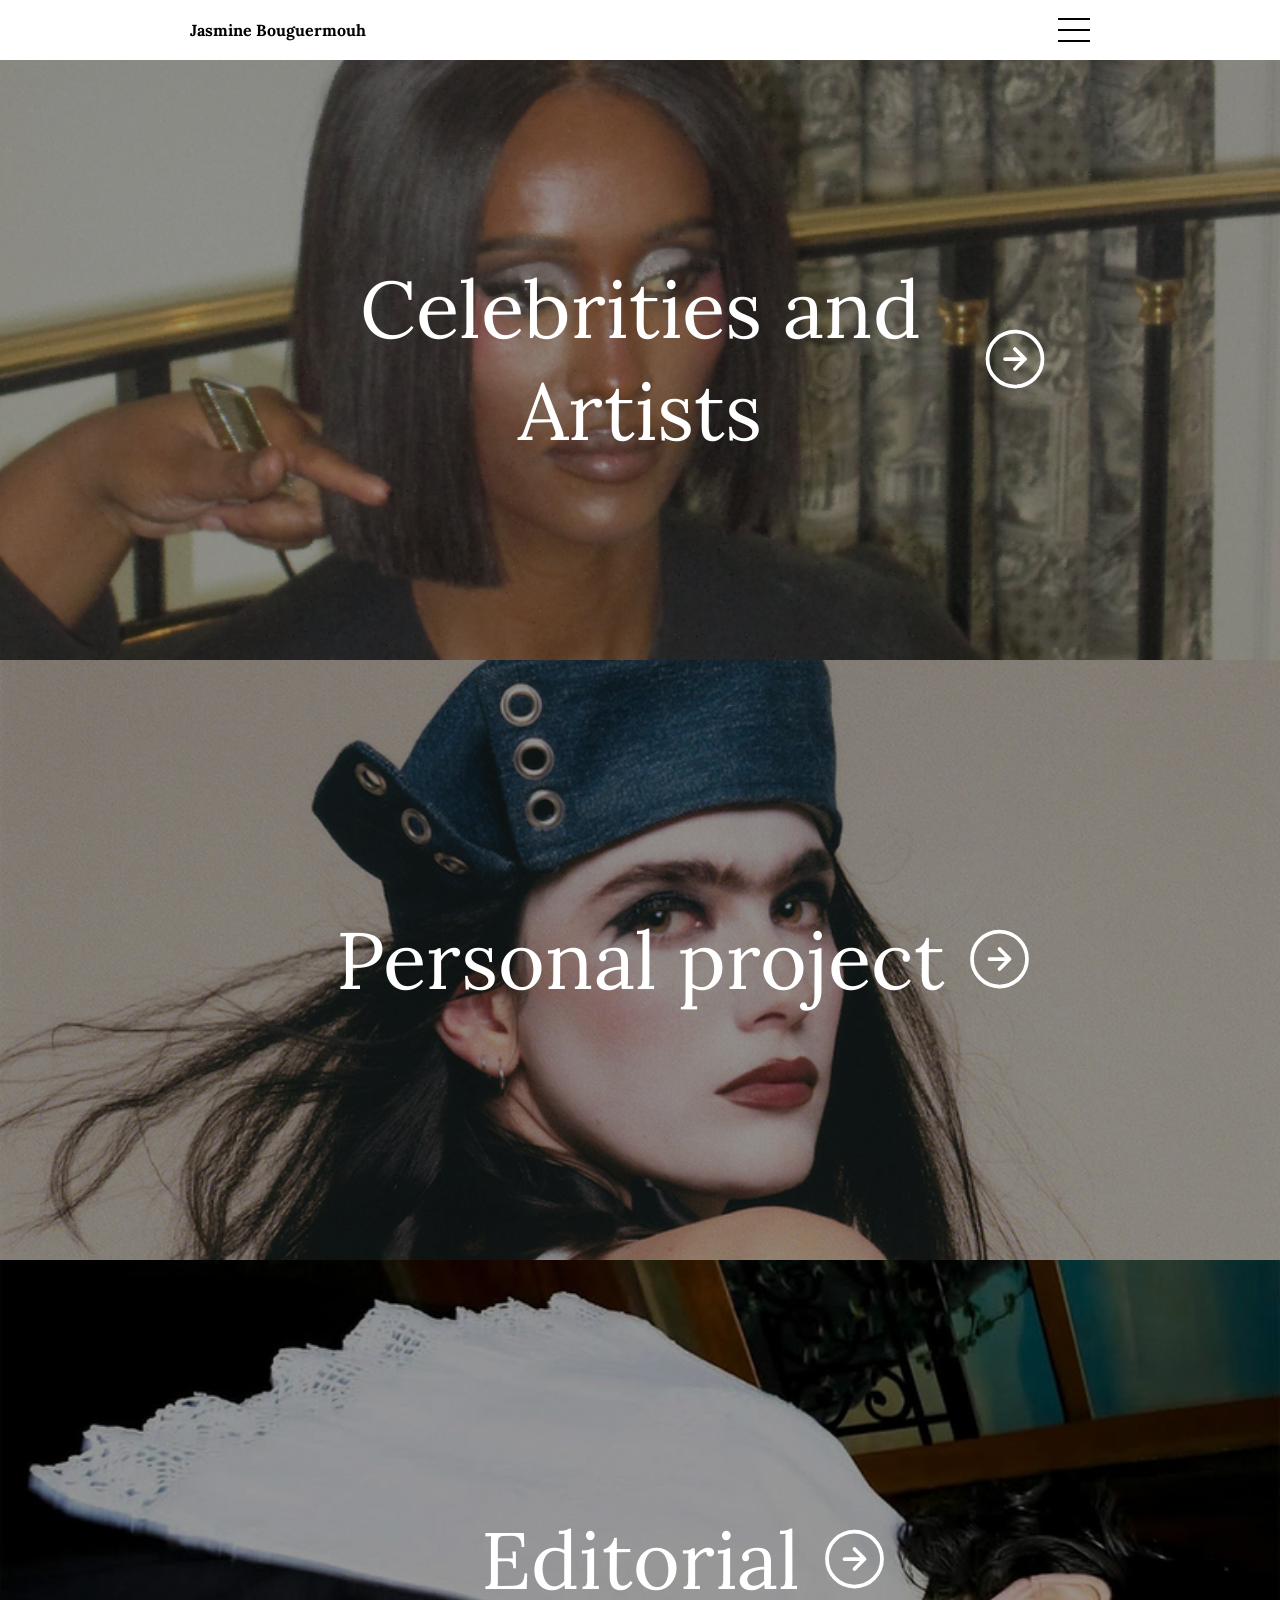
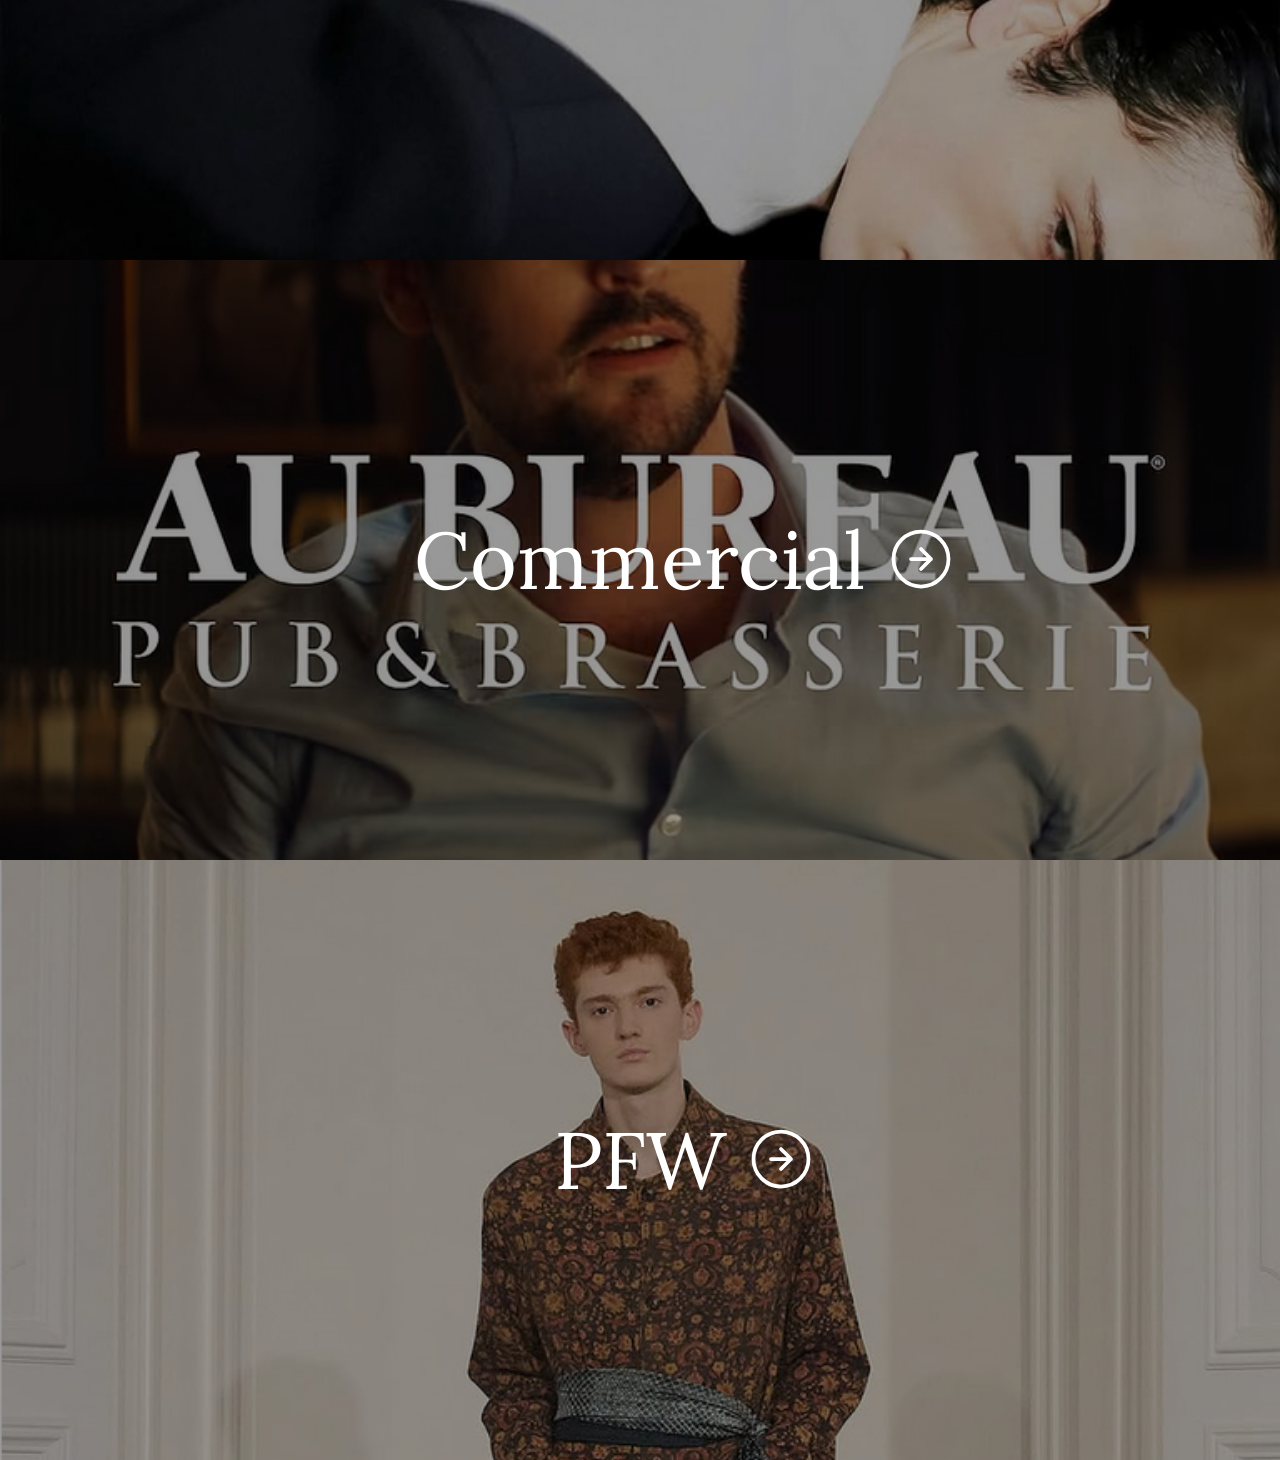
<file: index.html>
<!doctype html>
<html lang="fr">

<head>
    <meta charset="UTF-8">
    <meta name="viewport" content="width=device-width, initial-scale=1.0">
    <meta name="description" content="Jasmine Bouguermouh, professional makeup artist based in Paris. Portfolio: celebrities, editorial, commercial and Paris Fashion Week.">
    <meta name="robots" content="index, follow">
    <meta name="author" content="Jasmine Bouguermouh">
    <meta property="og:type" content="website">
    <meta property="og:title" content="Jasmine Bouguermouh - Makeup Artist Paris">
    <meta property="og:description" content="Jasmine Bouguermouh, professional makeup artist based in Paris.">
    <meta property="og:image" content="https://jasminebouguermouh.fr/celeb_img/chanel.jpeg">
    <meta property="og:url" content="https://jasminebouguermouh.fr/">
    <meta property="og:locale" content="fr_FR">
    <meta name="twitter:card" content="summary_large_image">
    <meta name="twitter:title" content="Jasmine Bouguermouh - Makeup Artist Paris">
    <meta name="twitter:description" content="Jasmine Bouguermouh, professional makeup artist based in Paris.">
    <meta name="twitter:image" content="https://jasminebouguermouh.fr/celeb_img/chanel.jpeg">
    <title>Jasmine Bouguermouh - Makeup Artist</title>
    <link rel="stylesheet" href="style.css">
    <link rel="preconnect" href="https://fonts.googleapis.com">
    <link rel="preconnect" href="https://fonts.gstatic.com" crossorigin>
    <link href="https://fonts.googleapis.com/css2?family=Lora:ital,wght@0,400..700;1,400..700&display=swap" rel="stylesheet">

    <link rel="icon" type="image/png" sizes="32x32" href="/favicon_io/favicon-32x32.png">
    <link rel="icon" type="image/png" sizes="16x16" href="/favicon_io/favicon-16x16.png">
    <link rel="apple-touch-icon" sizes="180x180" href="/favicon_io/apple-touch-icon.png">
    <link rel="icon" href="/favicon_io/favicon.ico">
</head>

<body>

<header>
    <nav>
        <div class="container">
            <div class="container-inner">

                <a class="jaz" href="index.html">Jasmine Bouguermouh</a>

                <button onclick="togglePopup()" class="box" id="menuBtn" aria-label="Ouvrir le menu">
                    <span></span>
                    <span></span>
                    <span></span>
                </button>

            </div>
        </div>
    </nav>
</header>

<div id="popup" class="popup">

    <div class="popup-content">

        <a href="index.html" class="popup-title">Jasmine Bouguermouh</a>

        <a href="contact.html" class="contact-title">Contact</a>

        <div class="social">
            <a href="https://www.instagram.com/jasminebrmh/" target="_blank" rel="noopener noreferrer">Instagram</a>
        </div>

    </div>

</div>

<main>
    <div class="grid">

        <a href="celebrities-and-artists.html" class="card">
            <img src="celeb_img/chanel.jpeg" 
            style="--pos-x: 50%; --pos-y: 60%;"
            alt="Jasmine Bouguermouh - Chanel Ayan">
            <div class="title">
                <span class="text">Celebrities and Artists</span>
                <span class="arrow">
                    <svg viewBox="0 0 24 24" class="arrow-svg">
                        <circle cx="12" cy="12" r="11" fill="none" stroke="white" stroke-width="1.5"/>
                        <path d="M8 12h8M12 8l4 4-4 4"
                              fill="none"
                              stroke="white"
                              stroke-width="1.5"
                              stroke-linecap="round"
                              stroke-linejoin="round"/>
                    </svg>
                </span>
            </div>
        </a>

        <a href="personal-project.html" class="card">
            <img src="pers_img/charlotte.png"
            style="--pos-x: 50%; --pos-y: 10%;"
            alt="Jasmine Bouguermouh - charlotte">
            <div class="title">
                <span class="text">Personal project</span>
                <span class="arrow">
                    <svg viewBox="0 0 24 24" class="arrow-svg">
                        <circle cx="12" cy="12" r="11" fill="none" stroke="white" stroke-width="1.5"/>
                        <path d="M8 12h8M12 8l4 4-4 4"
                              fill="none"
                              stroke="white"
                              stroke-width="1.5"
                              stroke-linecap="round"
                              stroke-linejoin="round"/>
                    </svg>
                </span>
            </div>
        </a>

        <a href="editorial.html" class="card">
            <img src="edit_img/vanity.png"
            loading="lazy"
            style="--pos-x: 50%; --pos-y: 55%;"
            alt="Jasmine Bouguermouh - vanity TEEN">
            <div class="title">
                <span class="text">Editorial</span>
                <span class="arrow">
                    <svg viewBox="0 0 24 24" class="arrow-svg">
                        <circle cx="12" cy="12" r="11" fill="none" stroke="white" stroke-width="1.5"/>
                        <path d="M8 12h8M12 8l4 4-4 4"
                              fill="none"
                              stroke="white"
                              stroke-width="1.5"
                              stroke-linecap="round"
                              stroke-linejoin="round"/>
                    </svg>
                </span>
            </div>
        </a>

        <a href="commercial.html" class="card">
            <img src="com_img/pub.png"
            loading="lazy"
            alt="Jasmine Bouguermouh - commercial">
            <div class="title">
                <span class="text">Commercial</span>
                <span class="arrow">
                    <svg viewBox="0 0 24 24" class="arrow-svg">
                        <circle cx="12" cy="12" r="11" fill="none" stroke="white" stroke-width="1.5"/>
                        <path d="M8 12h8M12 8l4 4-4 4"
                              fill="none"
                              stroke="white"
                              stroke-width="1.5"
                              stroke-linecap="round"
                              stroke-linejoin="round"/>
                    </svg>
                </span>
            </div>
        </a>

        <a href="pfw.html" class="card">
            <img src="pfw_img/kartik_7.png"
            loading="lazy"
            style="--pos-x: 50%; --pos-y: 5%;"
            alt="Jasmine Bouguermouh - Paris Fashion Week">
            <div class="title">
                <span class="text">PFW</span>
                <span class="arrow">
                    <svg viewBox="0 0 24 24" class="arrow-svg">
                        <circle cx="12" cy="12" r="11" fill="none" stroke="white" stroke-width="1.5"/>
                        <path d="M8 12h8M12 8l4 4-4 4"
                              fill="none"
                              stroke="white"
                              stroke-width="1.5"
                              stroke-linecap="round"
                              stroke-linejoin="round"/>
                    </svg>
                </span>
            </div>
        </a>

    </div>
</main>


<script src="script.js" defer></script>
</body>
</html>
</file>
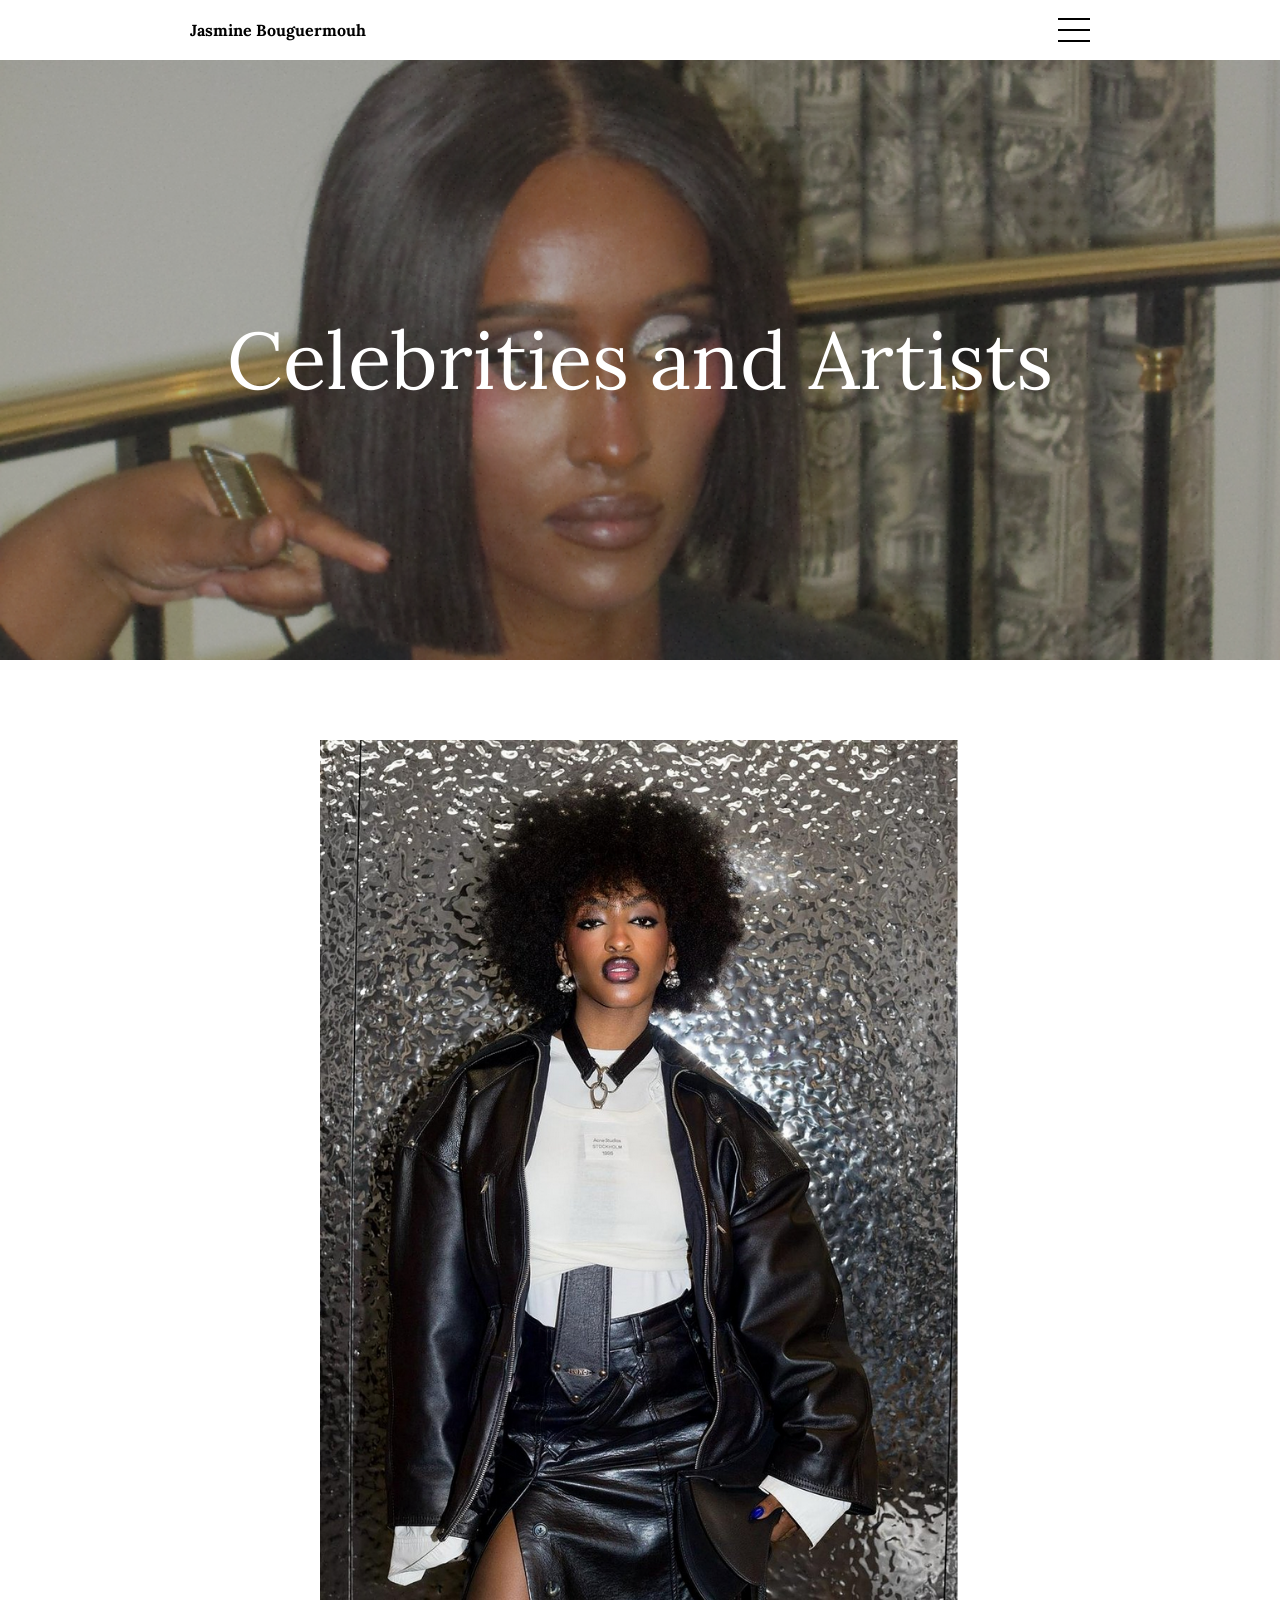
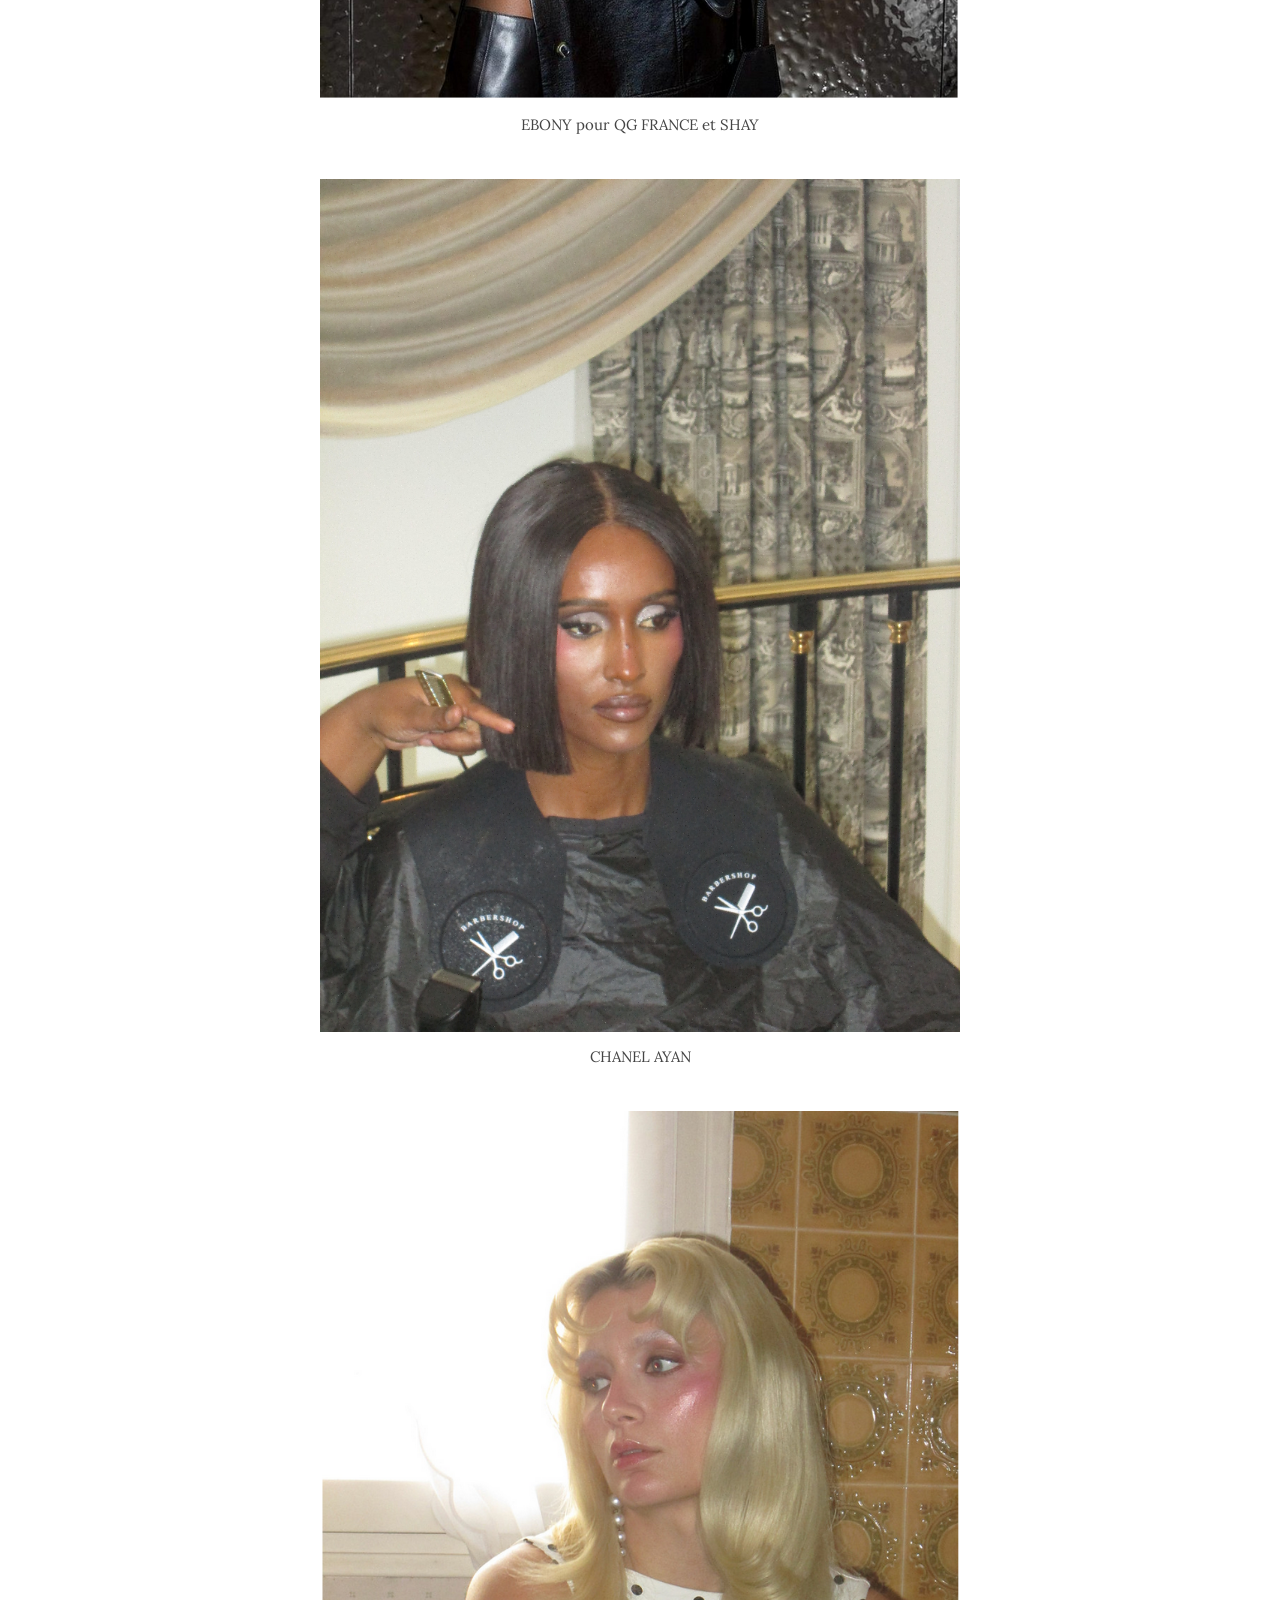
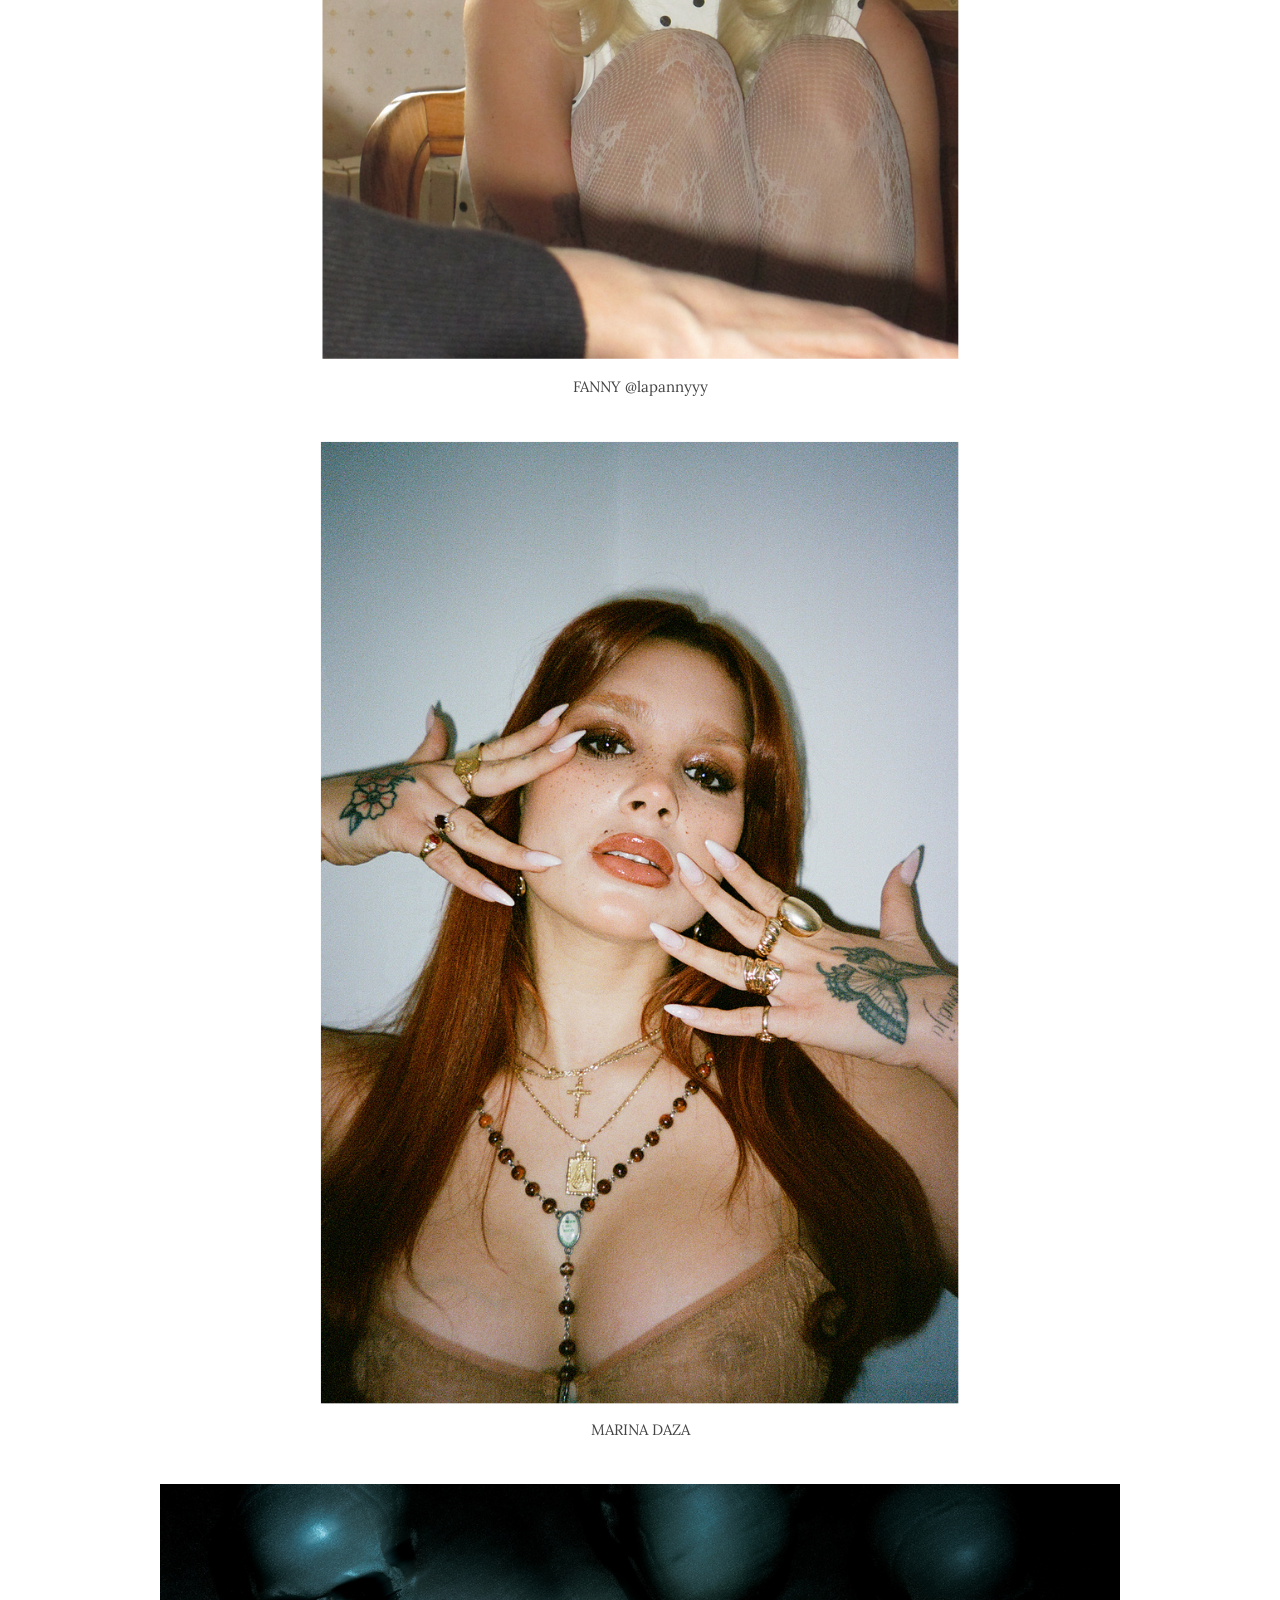
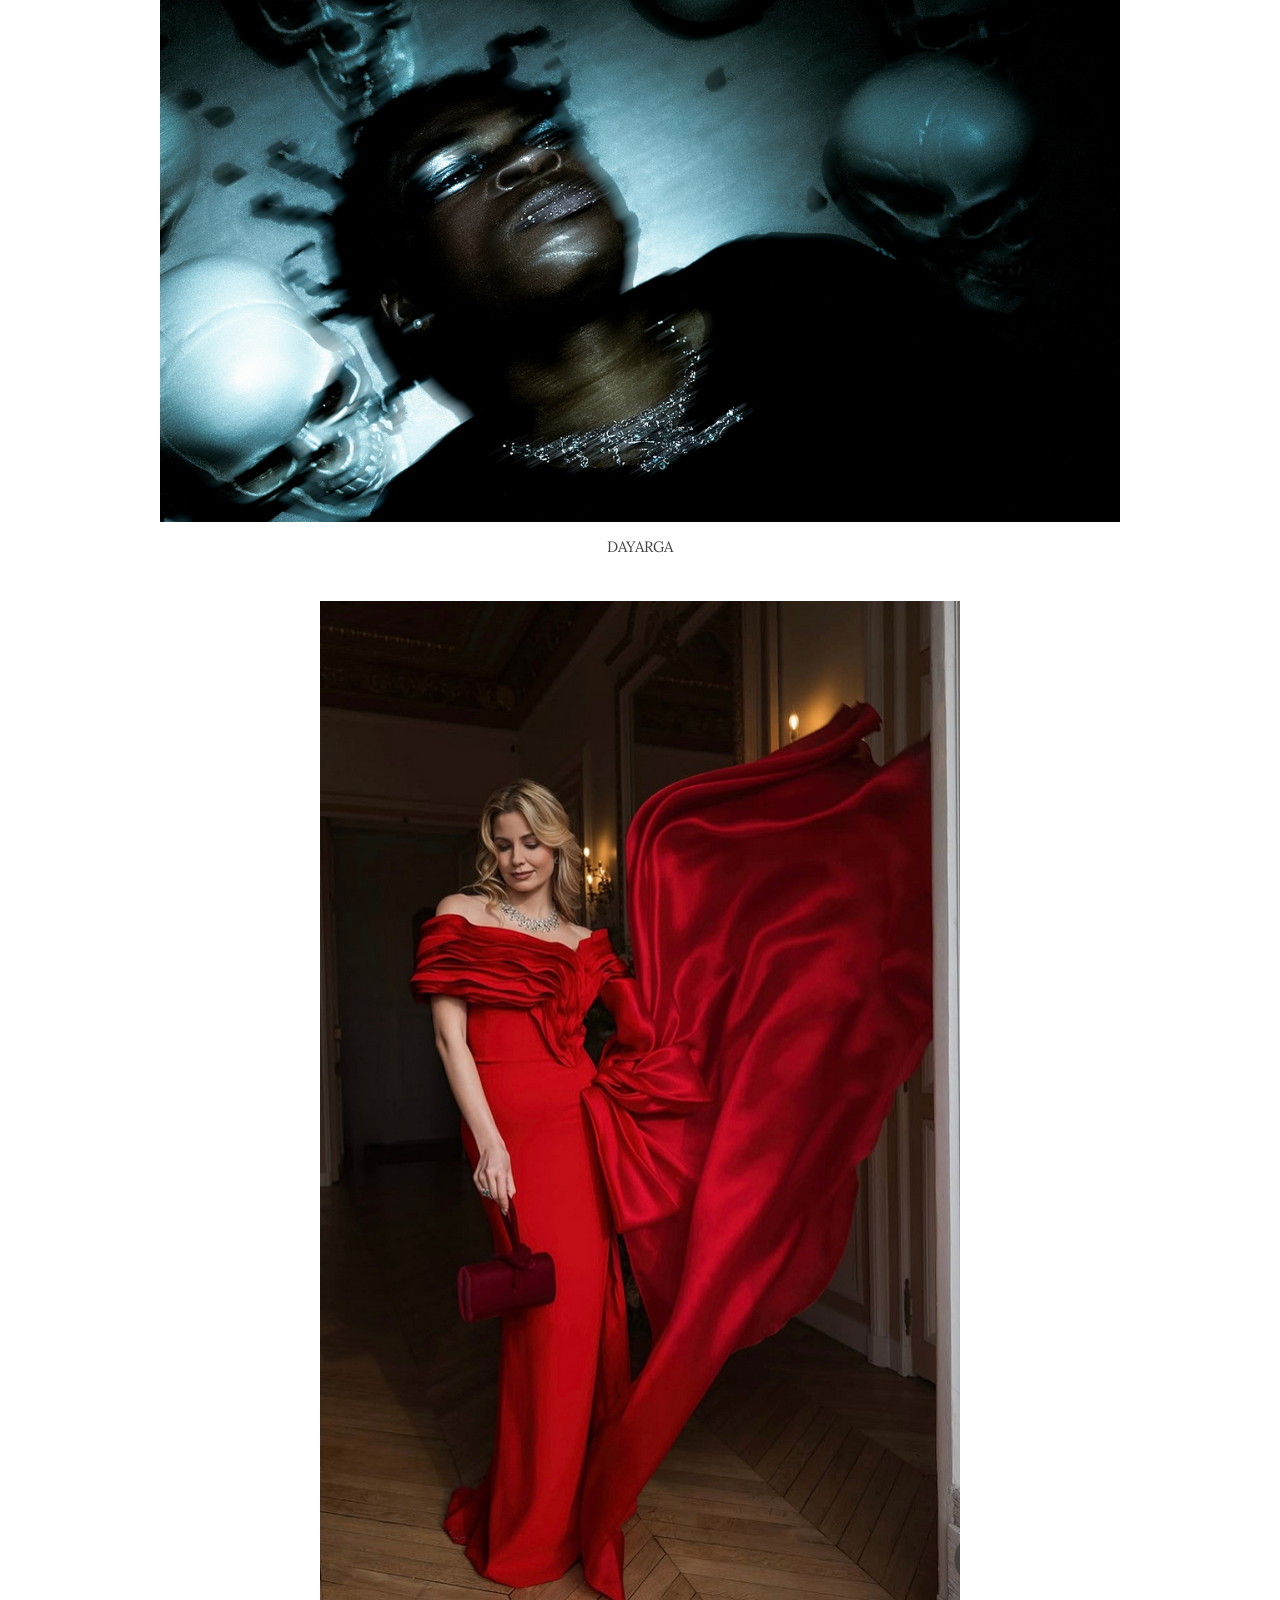
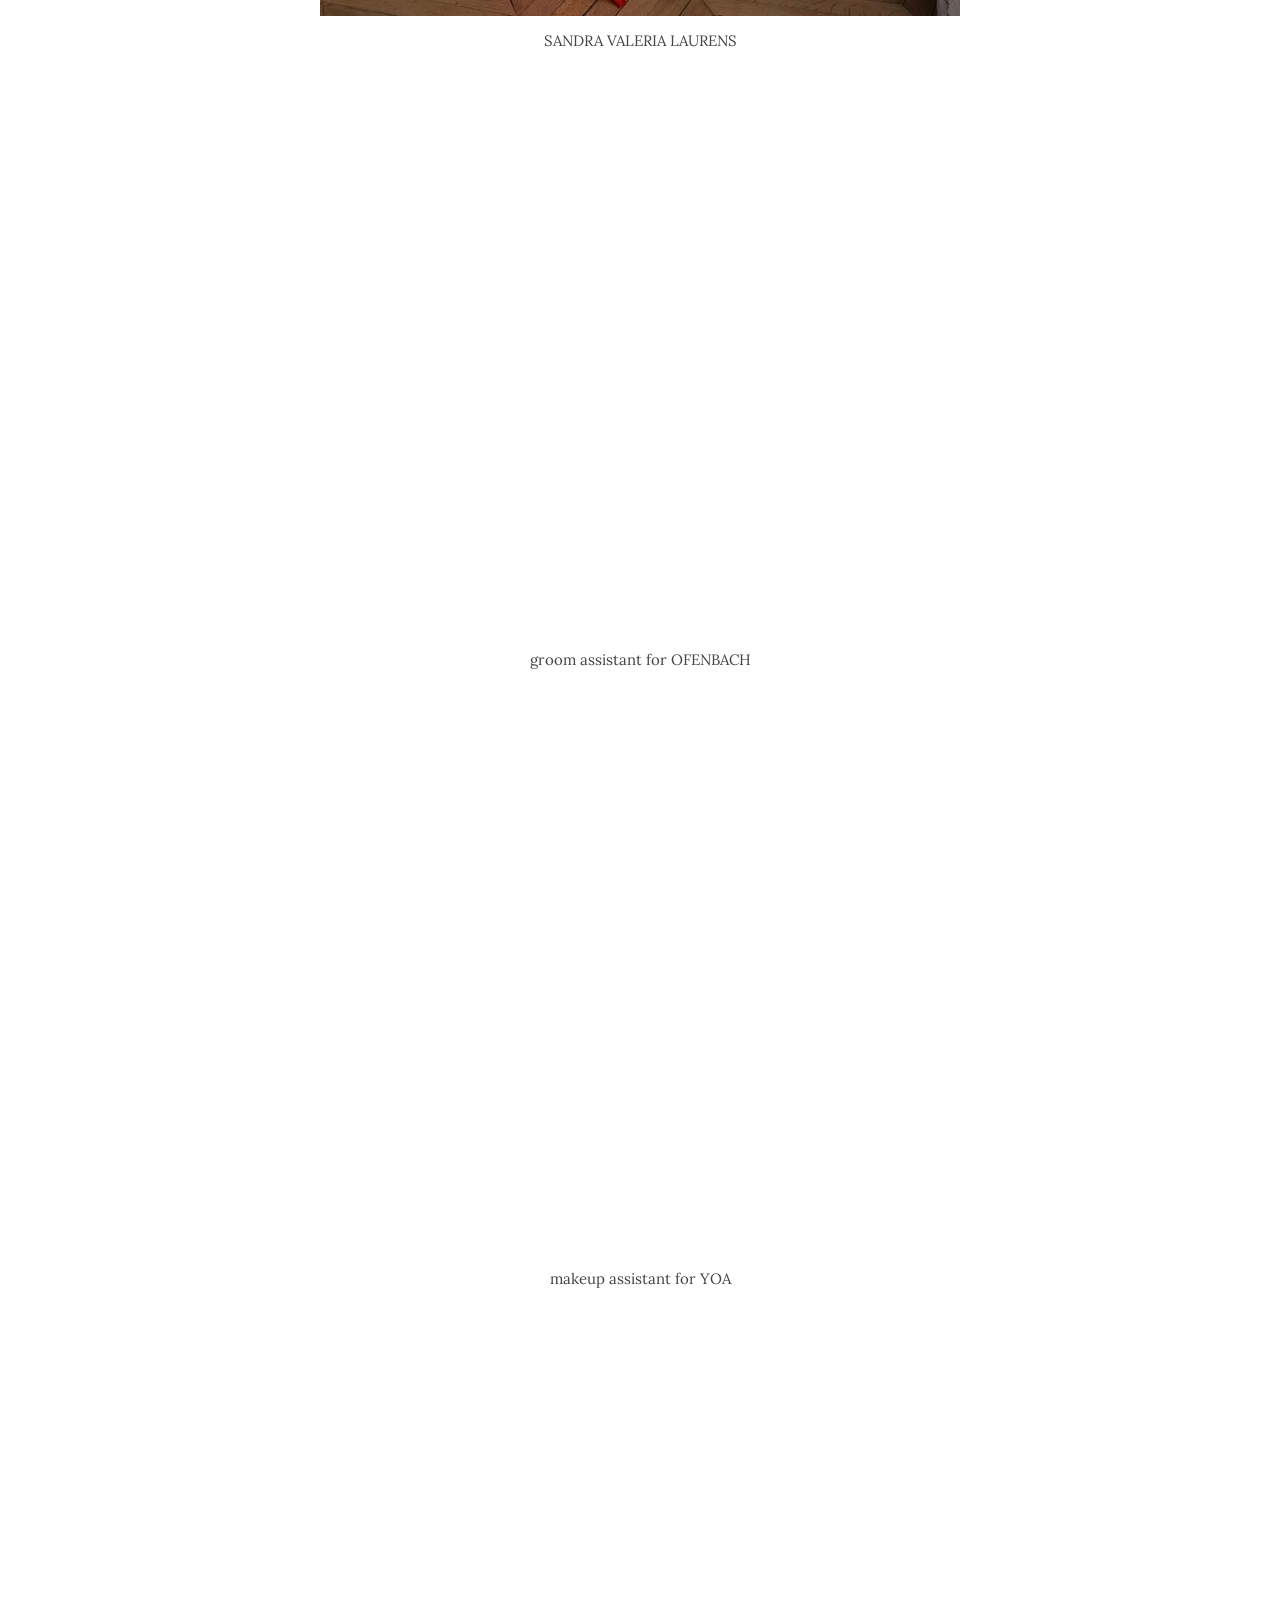
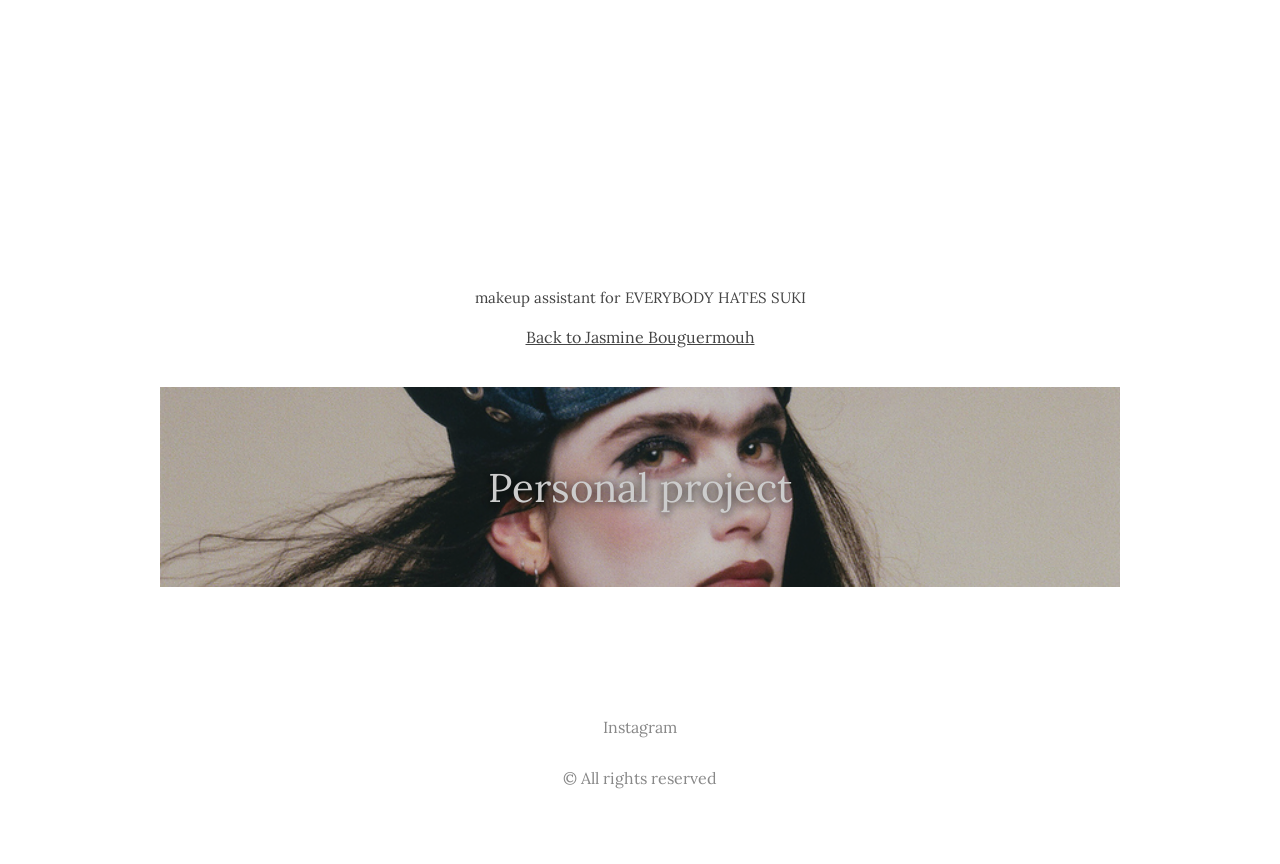
<file: celeb.html>
<!doctype html>
<html lang="fr">

<head>
    <meta charset="UTF-8">
    <meta name="viewport" content="width=device-width, initial-scale=1.0">
    <meta name="description" content="Jasmine Bouguermouh, Celebrities and Artist makeup">
    <title>Jasmine Bouguermouh - Celebrities and Artists</title>
    <link rel="stylesheet" href="style.css">
    <link rel="preconnect" href="https://fonts.googleapis.com">
    <link rel="preconnect" href="https://fonts.gstatic.com" crossorigin>
    <link href="https://fonts.googleapis.com/css2?family=Lora:ital,wght@0,400..700;1,400..700&display=swap" rel="stylesheet">
</head>

<body>

<header>
    <nav>
        <div class="container">
            <div class="container-inner">

                <a class="jaz" href="index.html">Jasmine Bouguermouh</a>

                <button onclick="togglePopup()" class="box" id="menuBtn" aria-label="Ouvrir le menu">
                    <span></span>
                    <span></span>
                    <span></span>
                </button>

            </div>
        </div>
    </nav>
</header>

<div id="popup" class="popup">

    <div class="popup-content">

        <a href="index.html" class="popup-title">Jasmine Bouguermouh</a>

        <a href="contact.html" class="contact-title">Contact</a>

        <div class="social">
            <a href="https://www.instagram.com/jasminebrmh/" target="_blank" rel="noopener noreferrer">Instagram</a>
        </div>

    </div>

</div>

<main class="page-celeb">

    <div class="hero">
        <img src="celeb_img/chanel.jpeg"
        style="--pos-x: 50%; --pos-y: 54%;" 
        alt="Celebrities and Artists">

        <div class="hero-text">
            Celebrities and Artists
        </div>
    </div>

    <div class="media-page">

        <div class="media-block">
            <img src="celeb_img/ebony.png" alt="Ebony pour QG France et Shay">
            <p class="media-title">EBONY pour QG FRANCE et SHAY</p>
        </div>

        <div class="media-block">
            <img src="celeb_img/chanel.jpeg"
            loading="lazy"
            alt="Chanel Ayan">
            <p class="media-title">CHANEL AYAN</p>
        </div>

        <div class="media-block">
            <img src="celeb_img/fanny.png"
            loading="lazy" 
            alt="Fanny @lapannyyy">
            <p class="media-title">FANNY @lapannyyy</p>
        </div>

        <div class="media-block">
            <img src="celeb_img/marina.png" 
            loading="lazy"
            alt="Marina Daza">
            <p class="media-title">MARINA DAZA</p>
        </div>

        <div class="media-block img-169">
            <img src="celeb_img/dayarga.png"
            loading="lazy"
             alt="Dayarga">
            <p class="media-title">DAYARGA</p>
        </div>

        <div class="media-block">
            <img src="celeb_img/sandra.png"
            loading="lazy"
             alt="Sandra Valeria Laurens">
            <p class="media-title">SANDRA VALERIA LAURENS</p>
        </div>

        <div class="media-block">

            <div class="video-wrapper">
                <iframe src="https://www.youtube.com/embed/MkxKFCzXqRA"
                    title="Ofenbach assistant"
                    allowfullscreen>
                </iframe>
            </div>

            <p class="media-title">groom assistant for OFENBACH</p>
        </div>

        <div class="media-block">

            <div class="video-wrapper">
                <iframe src="https://www.youtube.com/embed/wFEVgk2t-W8"
                    title="YOA assistant"
                    allowfullscreen>
                </iframe>
            </div>

            <p class="media-title">makeup assistant for YOA</p>
        </div>

        <div class="media-block">

            <div class="video-wrapper">
                <iframe src="https://www.youtube.com/embed/_bUZgHaQh4o"
                    title="Everybody hates Suki"
                    allowfullscreen>
                </iframe>
            </div>

            <p class="media-title">makeup assistant for EVERYBODY HATES SUKI</p>
        </div>

    </div>

    <a href="index.html" class="media-back">Back to Jasmine Bouguermouh</a>

    <a href="project.html" class="card-next">
        <img src="pers_img/charlotte.png"
        loading="lazy"
        style="--pos-x: 50%; --pos-y: 18%;"
        alt="Personal project">
        <div class="next-title">
            Personal project
        </div>
    </a>

</main>

<footer>

    <div class="social">

        <div class="social-links">
            <a href="https://www.instagram.com/jasminebrmh/" target="_blank" rel="noopener noreferrer">Instagram</a>
        </div>

        <p class="copy">© All rights reserved</p>

    </div>

</footer>

<script src="script.js" defer></script>

</body>
</html>
</file>
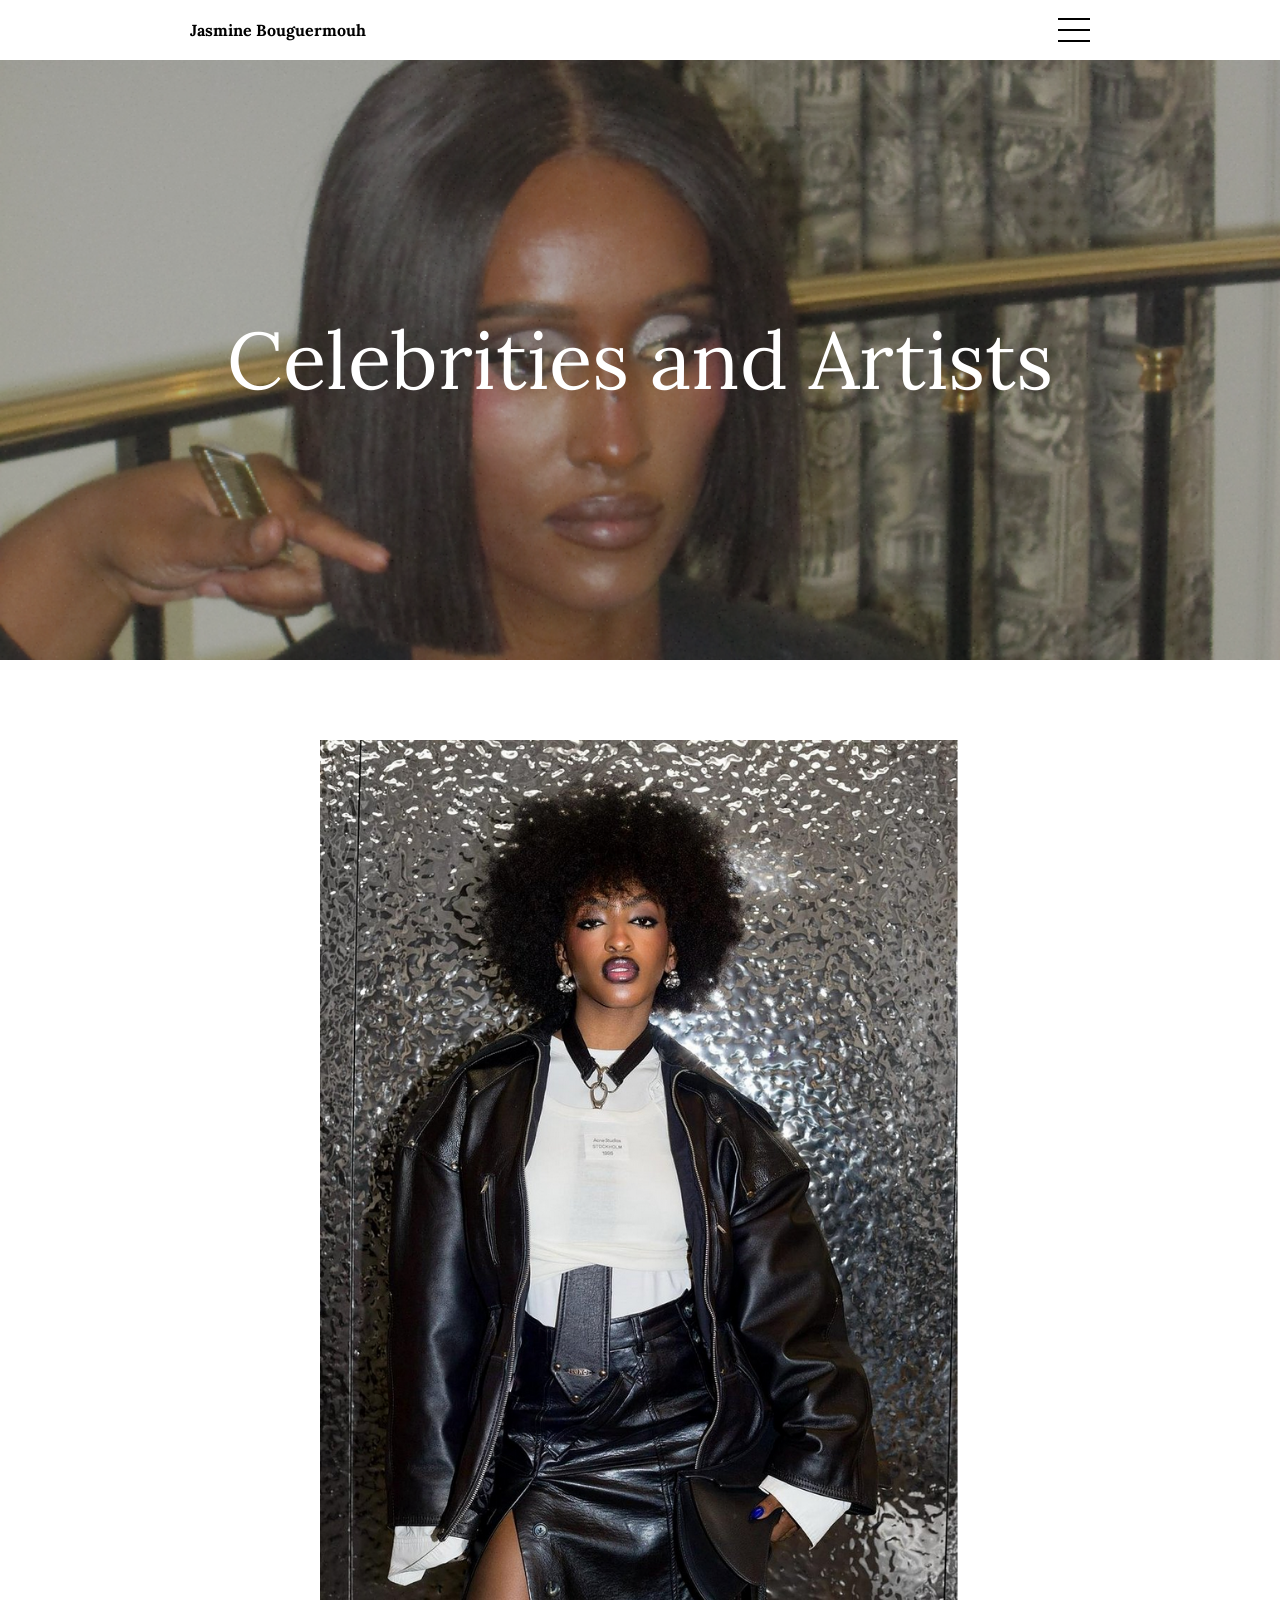
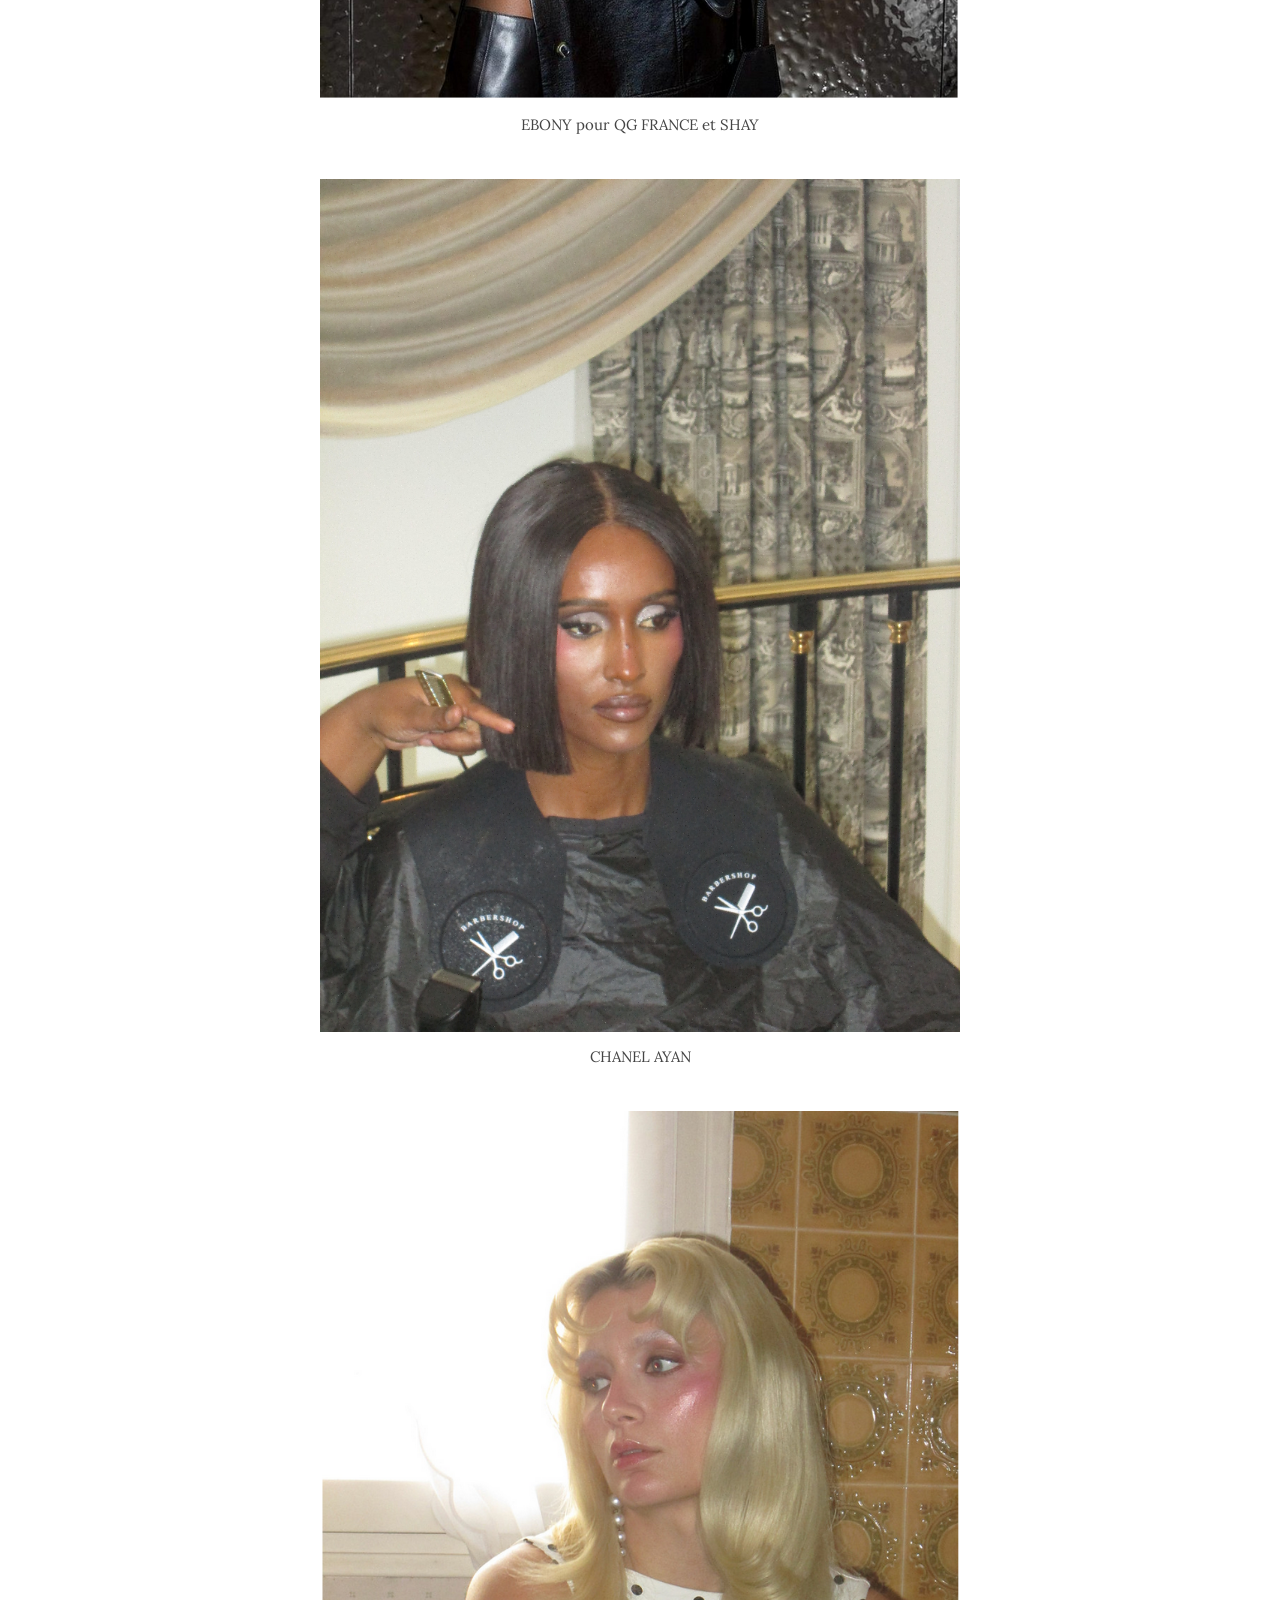
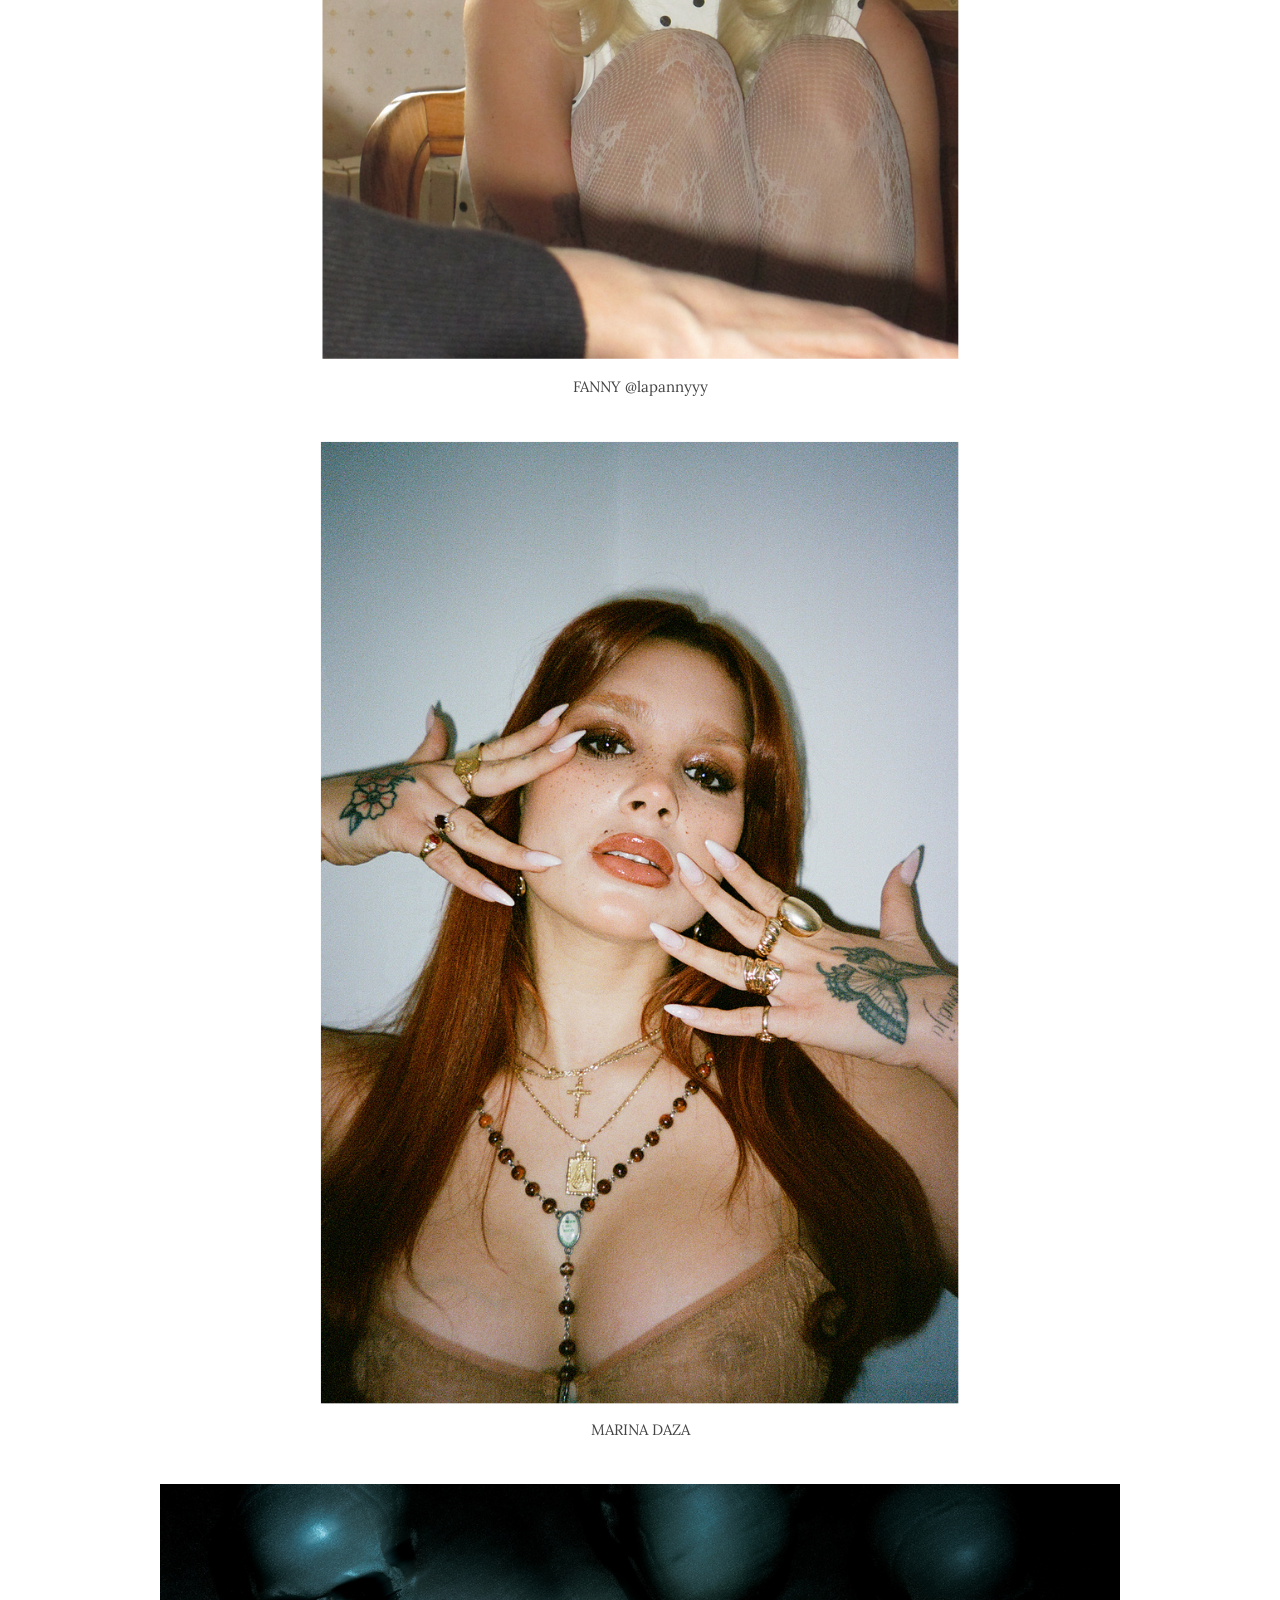
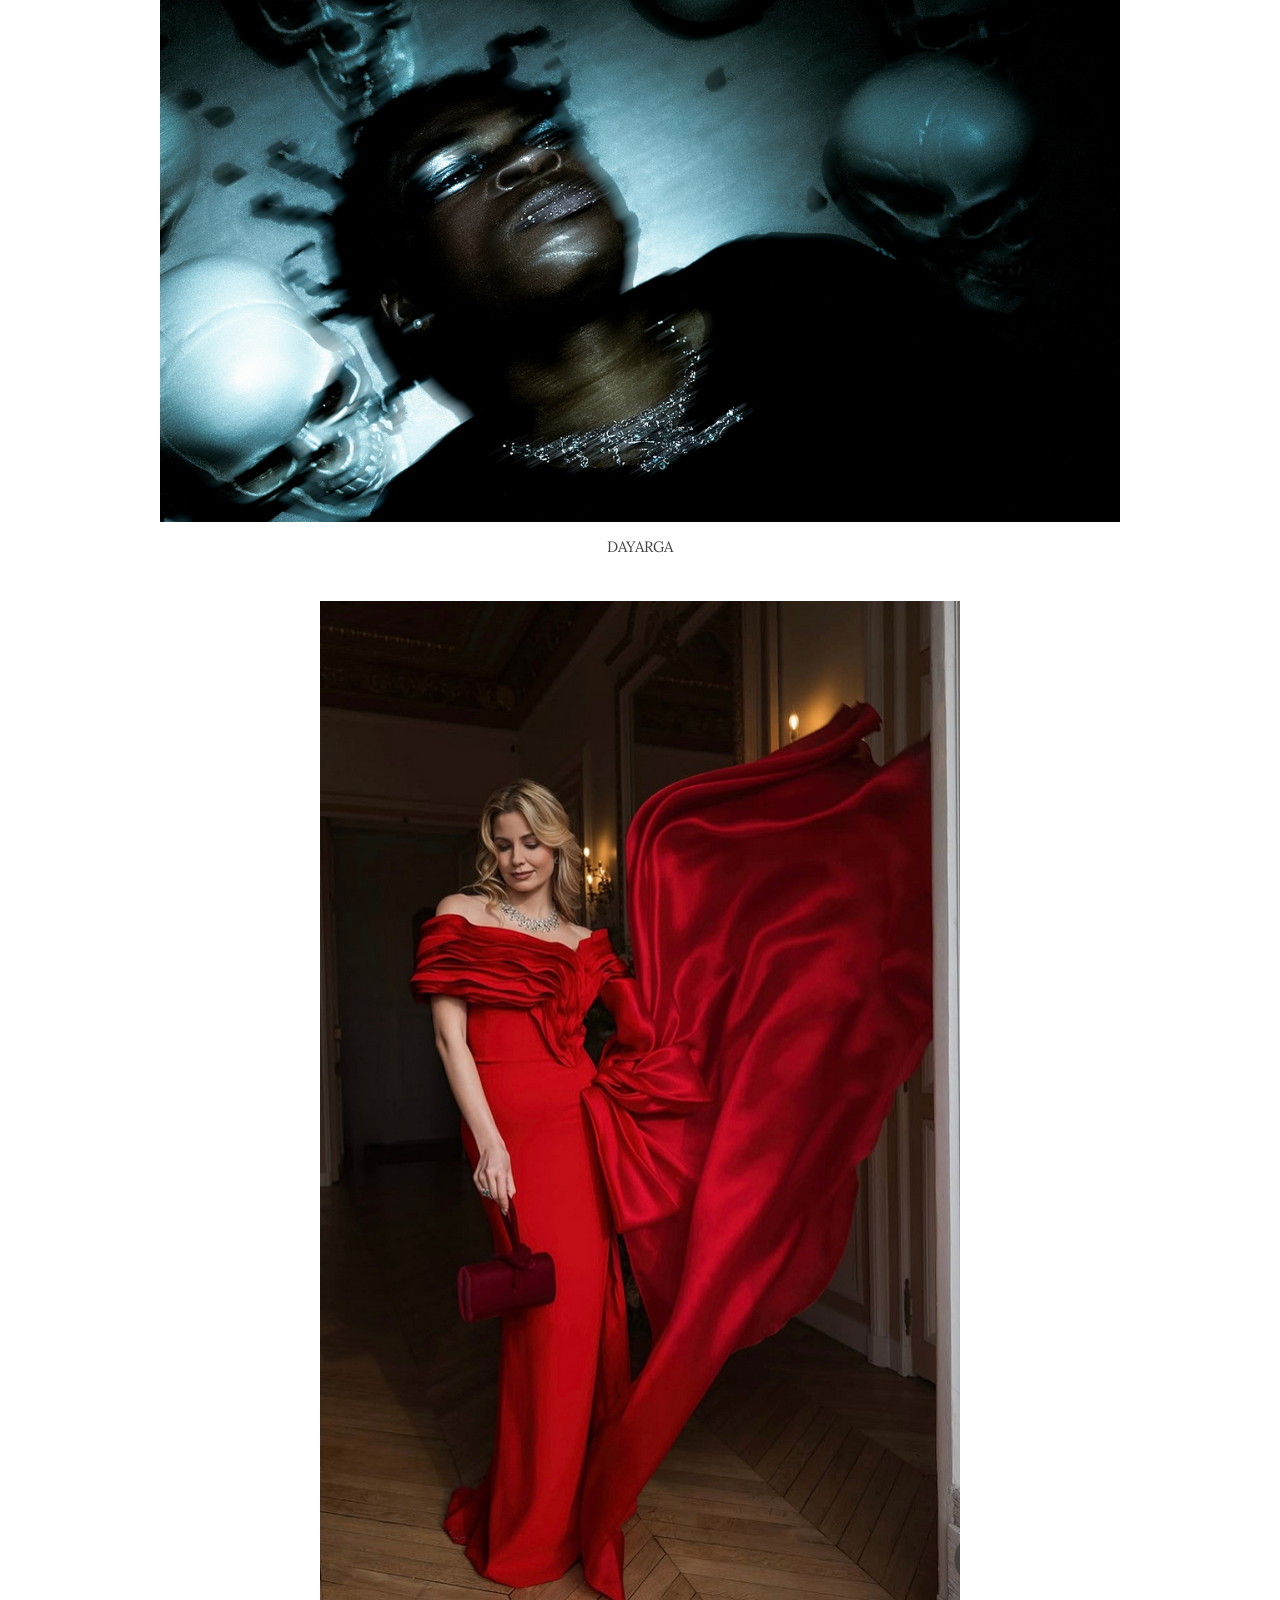
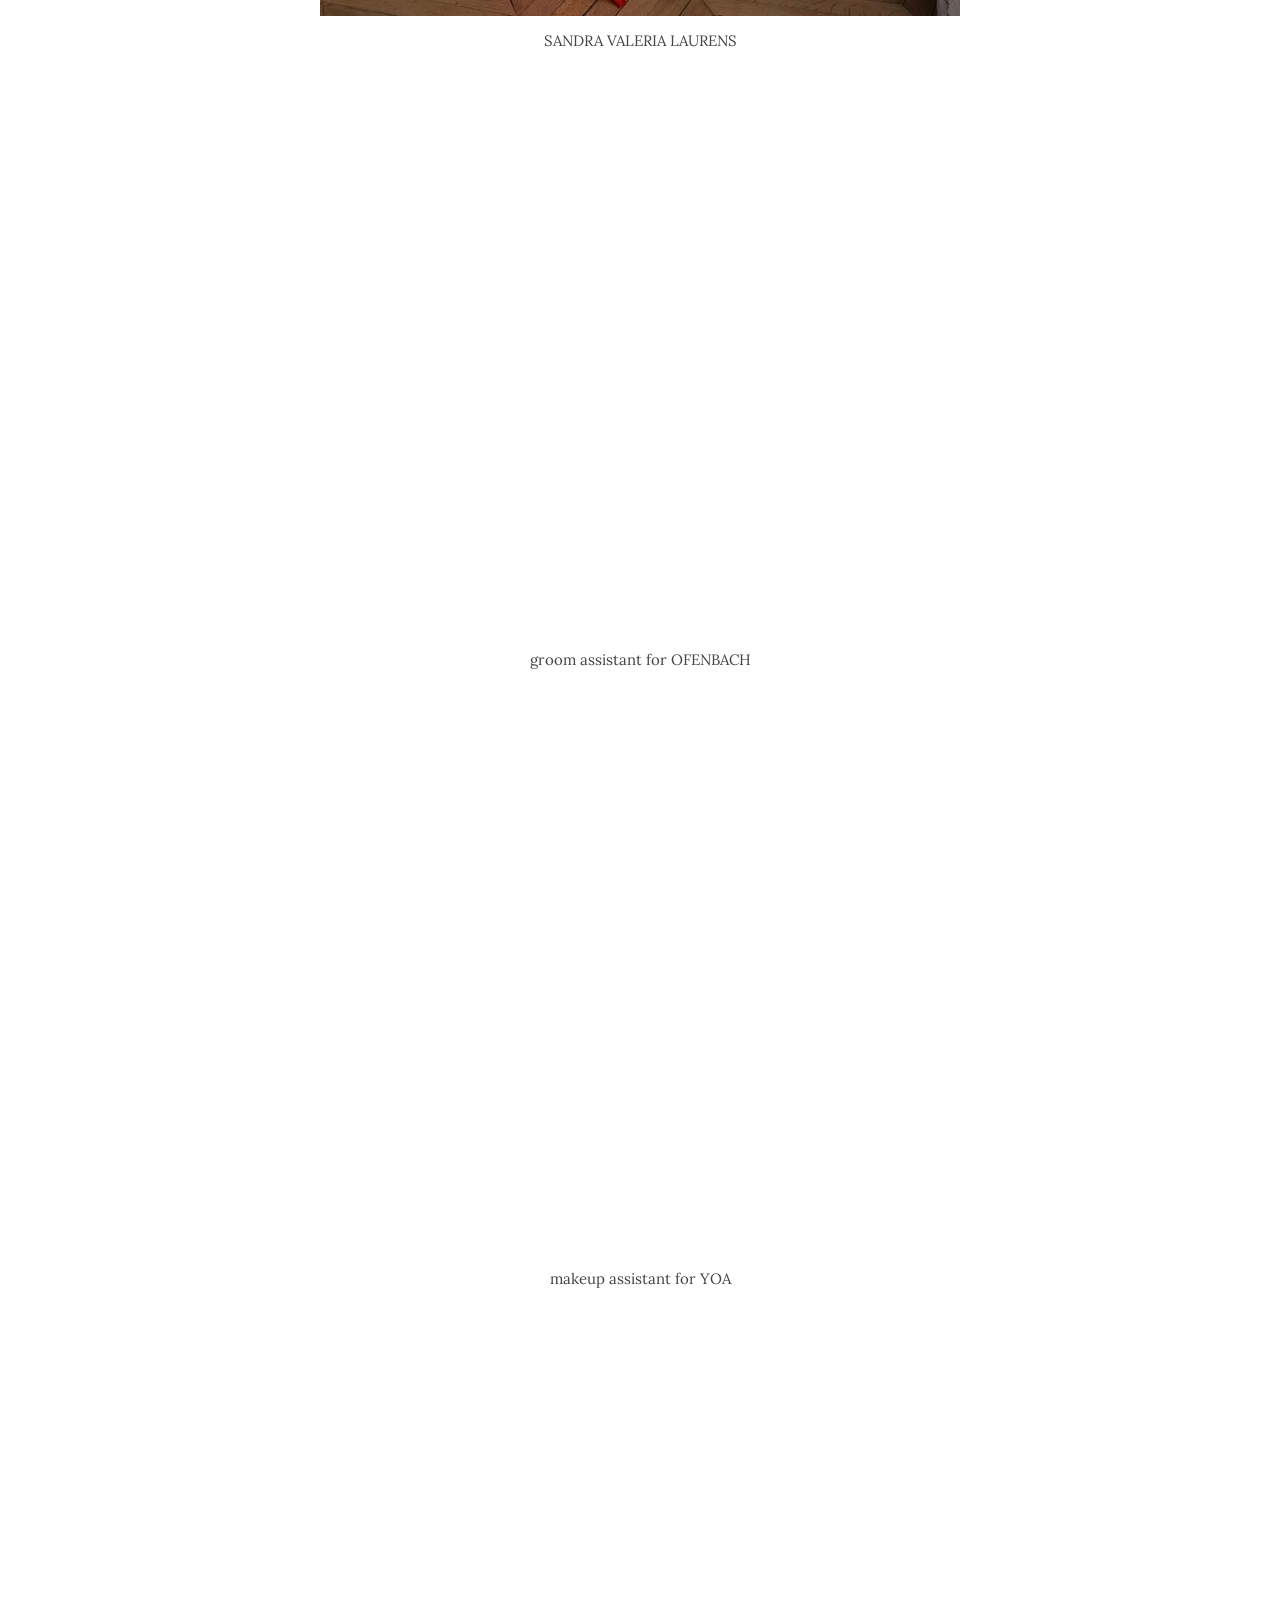
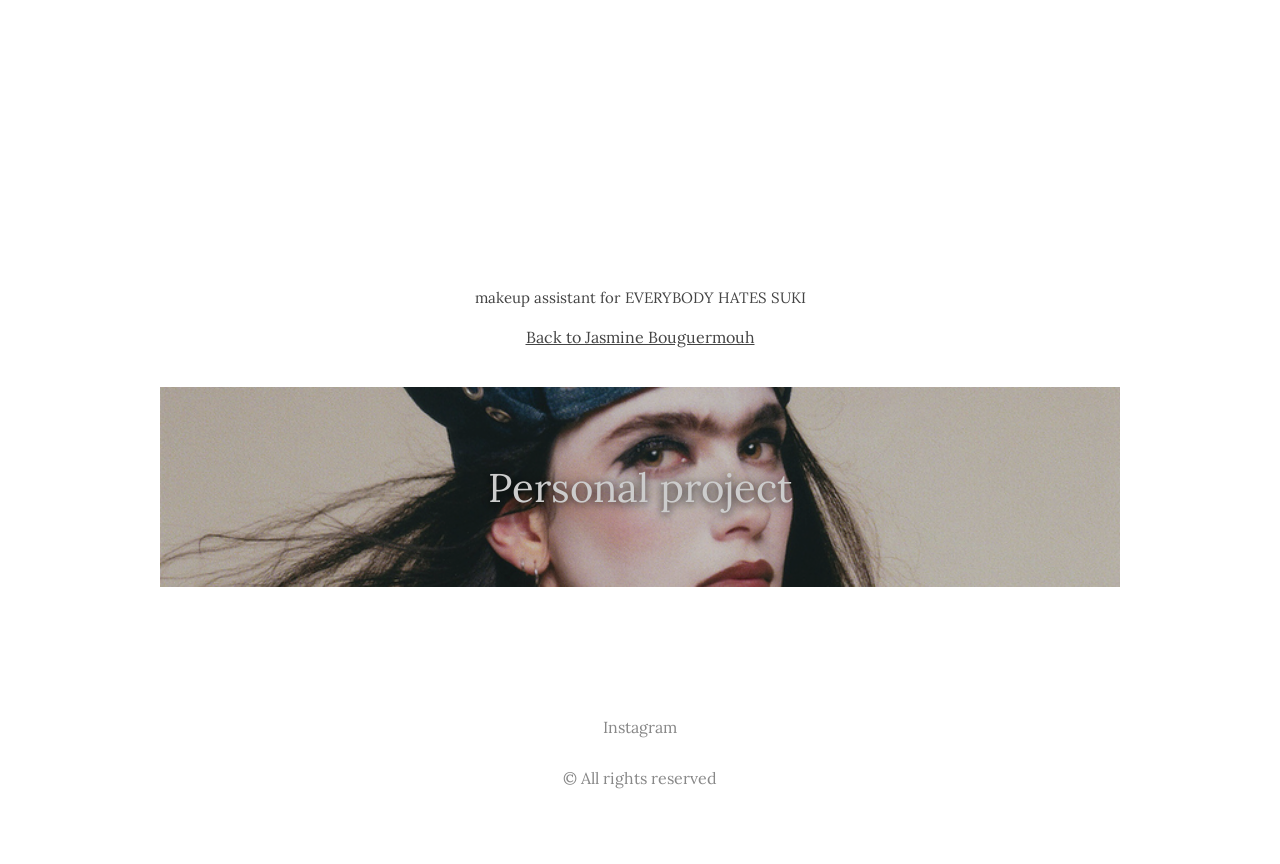
<file: celebrities-and-artists.html>
<!doctype html>
<html lang="fr">

<head>
    <meta charset="UTF-8">
    <meta name="viewport" content="width=device-width, initial-scale=1.0">
    <meta name="description" content="Jasmine Bouguermouh - Celebrity and artist makeup in Paris. Work with Chanel Ayan, Fanny, Marina Daza, Dayarga, Ofenbach and YOA.">
    <meta name="robots" content="index, follow">
    <meta name="author" content="Jasmine Bouguermouh">
    <meta property="og:type" content="website">
    <meta property="og:title" content="Jasmine Bouguermouh - Celebrities and Artists">
    <meta property="og:description" content="Jasmine Bouguermouh - Celebrity and artist makeup in Paris.">
    <meta property="og:image" content="https://jasminebouguermouh.fr/celeb_img/chanel.jpeg">
    <meta property="og:url" content="https://jasminebouguermouh.fr/celebrities-and-artists.html">
    <meta property="og:locale" content="fr_FR">
    <meta name="twitter:card" content="summary_large_image">
    <meta name="twitter:title" content="Jasmine Bouguermouh - Celebrities and Artists">
    <meta name="twitter:description" content="Jasmine Bouguermouh - Celebrity and artist makeup in Paris.">
    <meta name="twitter:image" content="https://jasminebouguermouh.fr/celeb_img/chanel.jpeg">
    <title>Jasmine Bouguermouh - Celebrities and Artists</title>
    <link rel="stylesheet" href="style.css">
    <link rel="preconnect" href="https://fonts.googleapis.com">
    <link rel="preconnect" href="https://fonts.gstatic.com" crossorigin>
    <link href="https://fonts.googleapis.com/css2?family=Lora:ital,wght@0,400..700;1,400..700&display=swap" rel="stylesheet">

    <link rel="icon" type="image/png" sizes="32x32" href="/favicon_io/favicon-32x32.png">
    <link rel="icon" type="image/png" sizes="16x16" href="/favicon_io/favicon-16x16.png">
    <link rel="apple-touch-icon" sizes="180x180" href="/favicon_io/apple-touch-icon.png">
    <link rel="icon" href="/favicon_io/favicon.ico">
</head>

<body>

<header>
    <nav>
        <div class="container">
            <div class="container-inner">

                <a class="jaz" href="index.html">Jasmine Bouguermouh</a>

                <button onclick="togglePopup()" class="box" id="menuBtn" aria-label="Ouvrir le menu">
                    <span></span>
                    <span></span>
                    <span></span>
                </button>

            </div>
        </div>
    </nav>
</header>

<div id="popup" class="popup">

    <div class="popup-content">

        <a href="index.html" class="popup-title">Jasmine Bouguermouh</a>

        <a href="contact.html" class="contact-title">Contact</a>

        <div class="social">
            <a href="https://www.instagram.com/jasminebrmh/" target="_blank" rel="noopener noreferrer">Instagram</a>
        </div>

    </div>

</div>

<main class="page-celeb">

    <div class="hero">
        <img src="celeb_img/chanel.jpeg"
        style="--pos-x: 50%; --pos-y: 54%;" 
        alt="Celebrities and Artists">

        <div class="hero-text">
            Celebrities and Artists
        </div>
    </div>

    <div class="media-page">

        <div class="media-block">
            <img src="celeb_img/ebony.png" alt="Ebony pour QG France et Shay">
            <p class="media-title">EBONY pour QG FRANCE et SHAY</p>
        </div>

        <div class="media-block">
            <img src="celeb_img/chanel.jpeg"
            loading="lazy"
            alt="Chanel Ayan">
            <p class="media-title">CHANEL AYAN</p>
        </div>

        <div class="media-block">
            <img src="celeb_img/fanny.png"
            loading="lazy" 
            alt="Fanny @lapannyyy">
            <p class="media-title">FANNY @lapannyyy</p>
        </div>

        <div class="media-block">
            <img src="celeb_img/marina.png" 
            loading="lazy"
            alt="Marina Daza">
            <p class="media-title">MARINA DAZA</p>
        </div>

        <div class="media-block img-169">
            <img src="celeb_img/dayarga.png"
            loading="lazy"
             alt="Dayarga">
            <p class="media-title">DAYARGA</p>
        </div>

        <div class="media-block">
            <img src="celeb_img/sandra.png"
            loading="lazy"
             alt="Sandra Valeria Laurens">
            <p class="media-title">SANDRA VALERIA LAURENS</p>
        </div>

        <div class="media-block">

            <div class="video-wrapper">
                <iframe src="https://www.youtube.com/embed/MkxKFCzXqRA"
                    title="Ofenbach assistant"
                    allowfullscreen>
                </iframe>
            </div>

            <p class="media-title">groom assistant for OFENBACH</p>
        </div>

        <div class="media-block">

            <div class="video-wrapper">
                <iframe src="https://www.youtube.com/embed/wFEVgk2t-W8"
                    title="YOA assistant"
                    allowfullscreen>
                </iframe>
            </div>

            <p class="media-title">makeup assistant for YOA</p>
        </div>

        <div class="media-block">

            <div class="video-wrapper">
                <iframe src="https://www.youtube.com/embed/_bUZgHaQh4o"
                    title="Everybody hates Suki"
                    allowfullscreen>
                </iframe>
            </div>

            <p class="media-title">makeup assistant for EVERYBODY HATES SUKI</p>
        </div>

    </div>

    <a href="index.html" class="media-back">Back to Jasmine Bouguermouh</a>

    <a href="personal-project.html" class="card-next">
        <img src="pers_img/charlotte.png"
        loading="lazy"
        style="--pos-x: 50%; --pos-y: 18%;"
        alt="Personal project">
        <div class="next-title">
            Personal project
        </div>
    </a>

</main>

<footer>

    <div class="social">

        <div class="social-links">
            <a href="https://www.instagram.com/jasminebrmh/" target="_blank" rel="noopener noreferrer">Instagram</a>
        </div>

        <p class="copy">© All rights reserved</p>

    </div>

</footer>

<script src="script.js" defer></script>

</body>
</html>
</file>
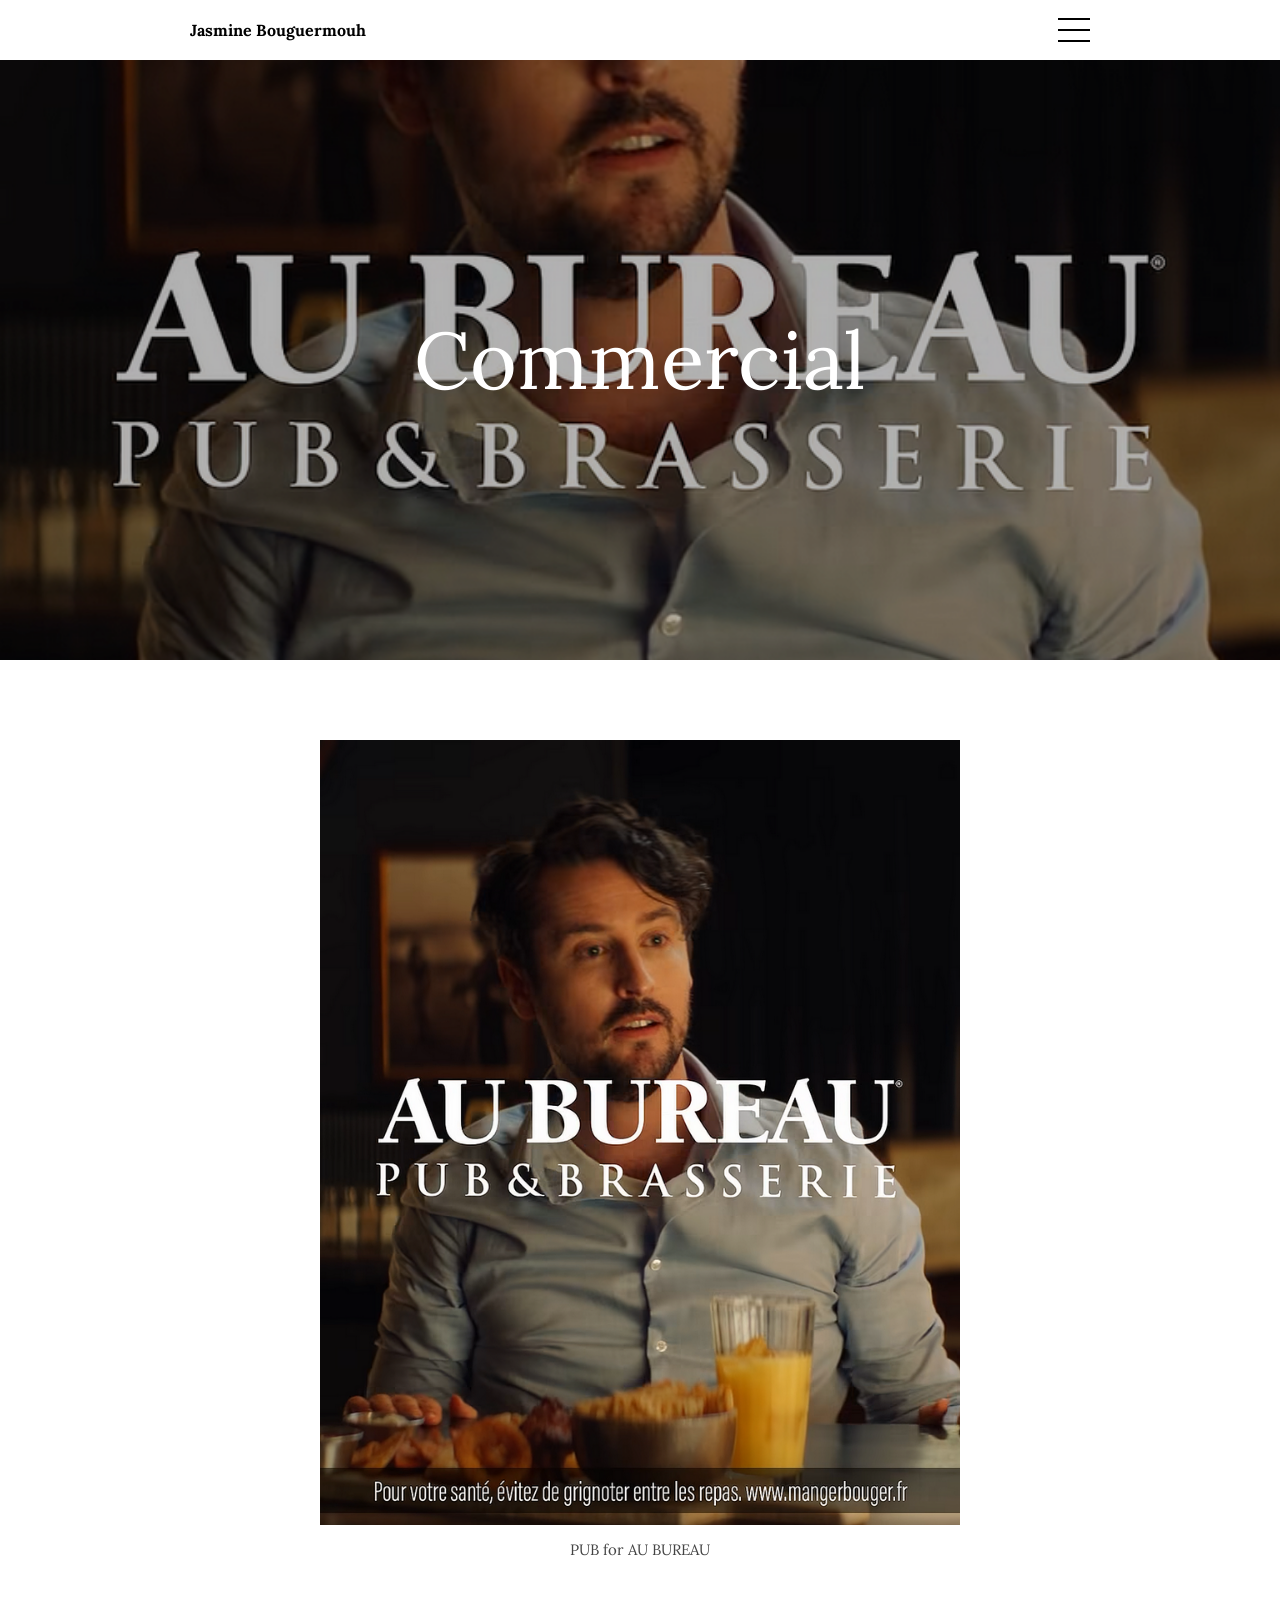
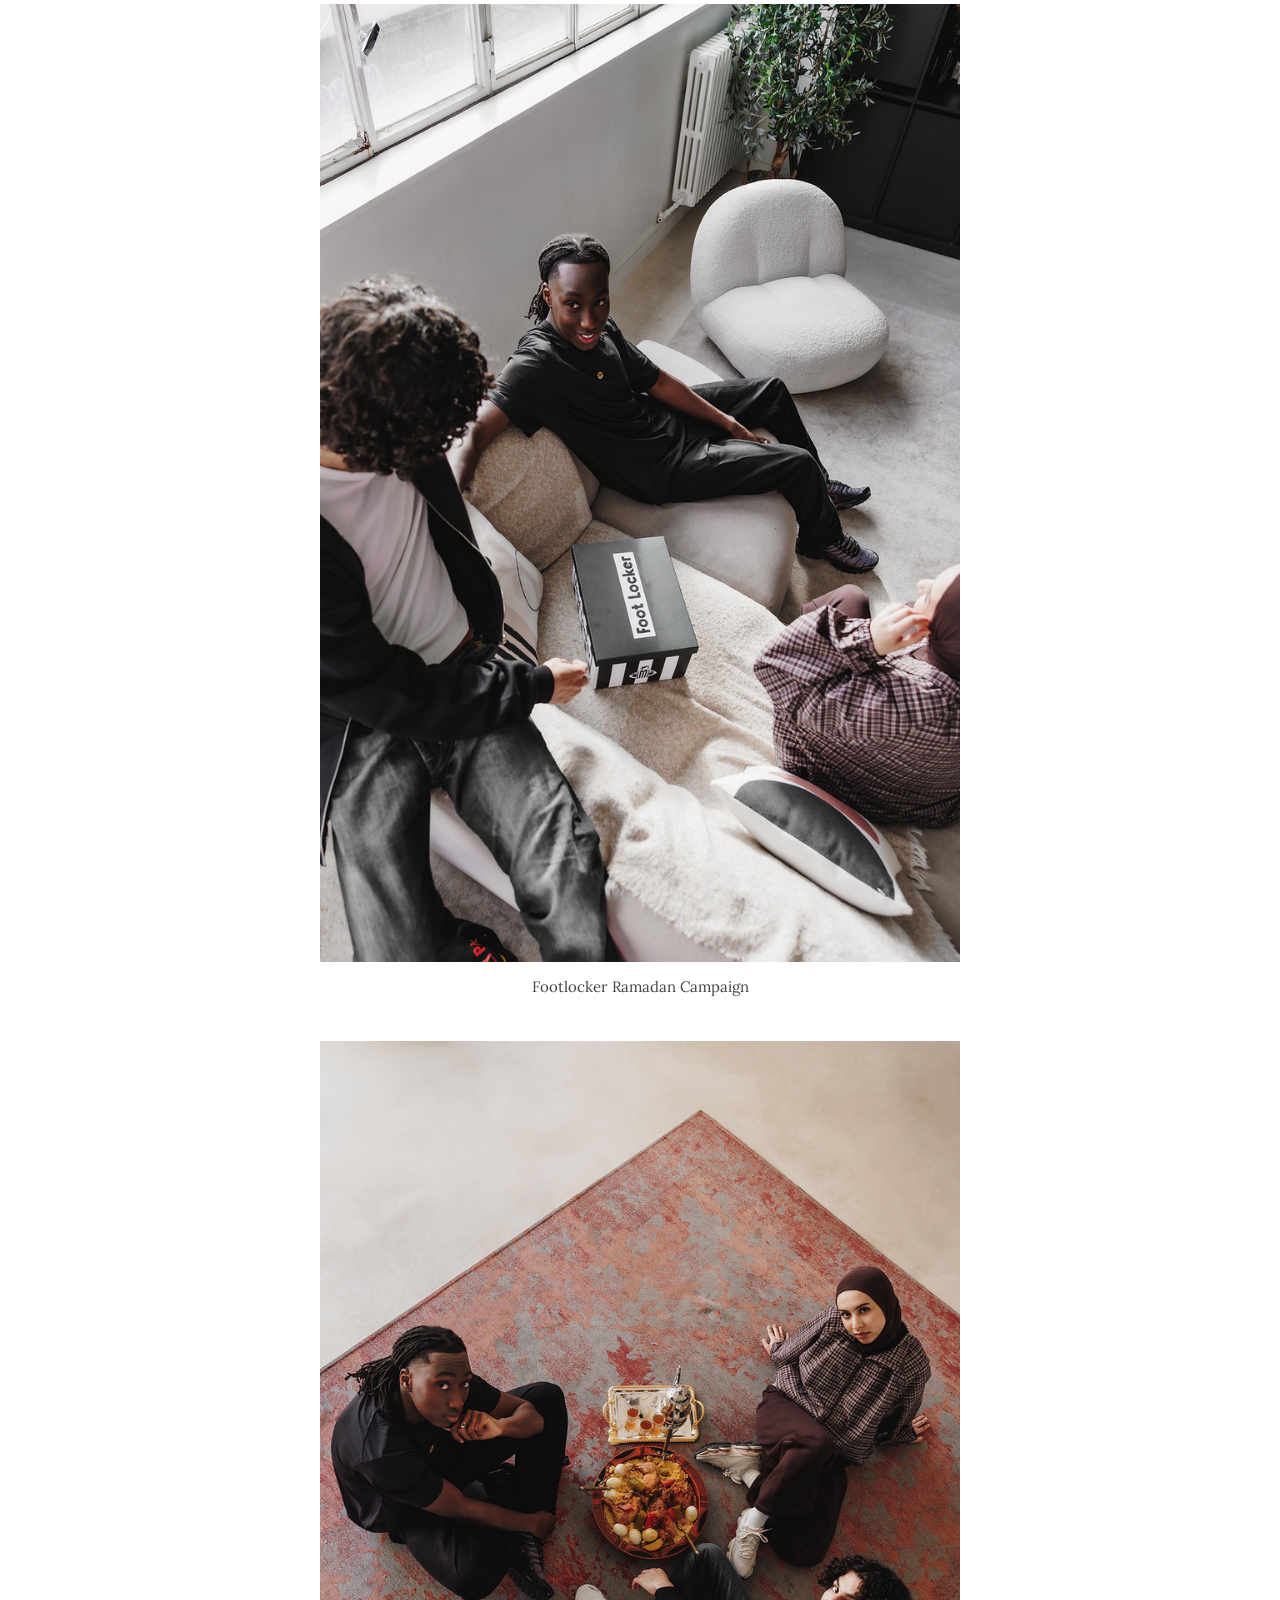
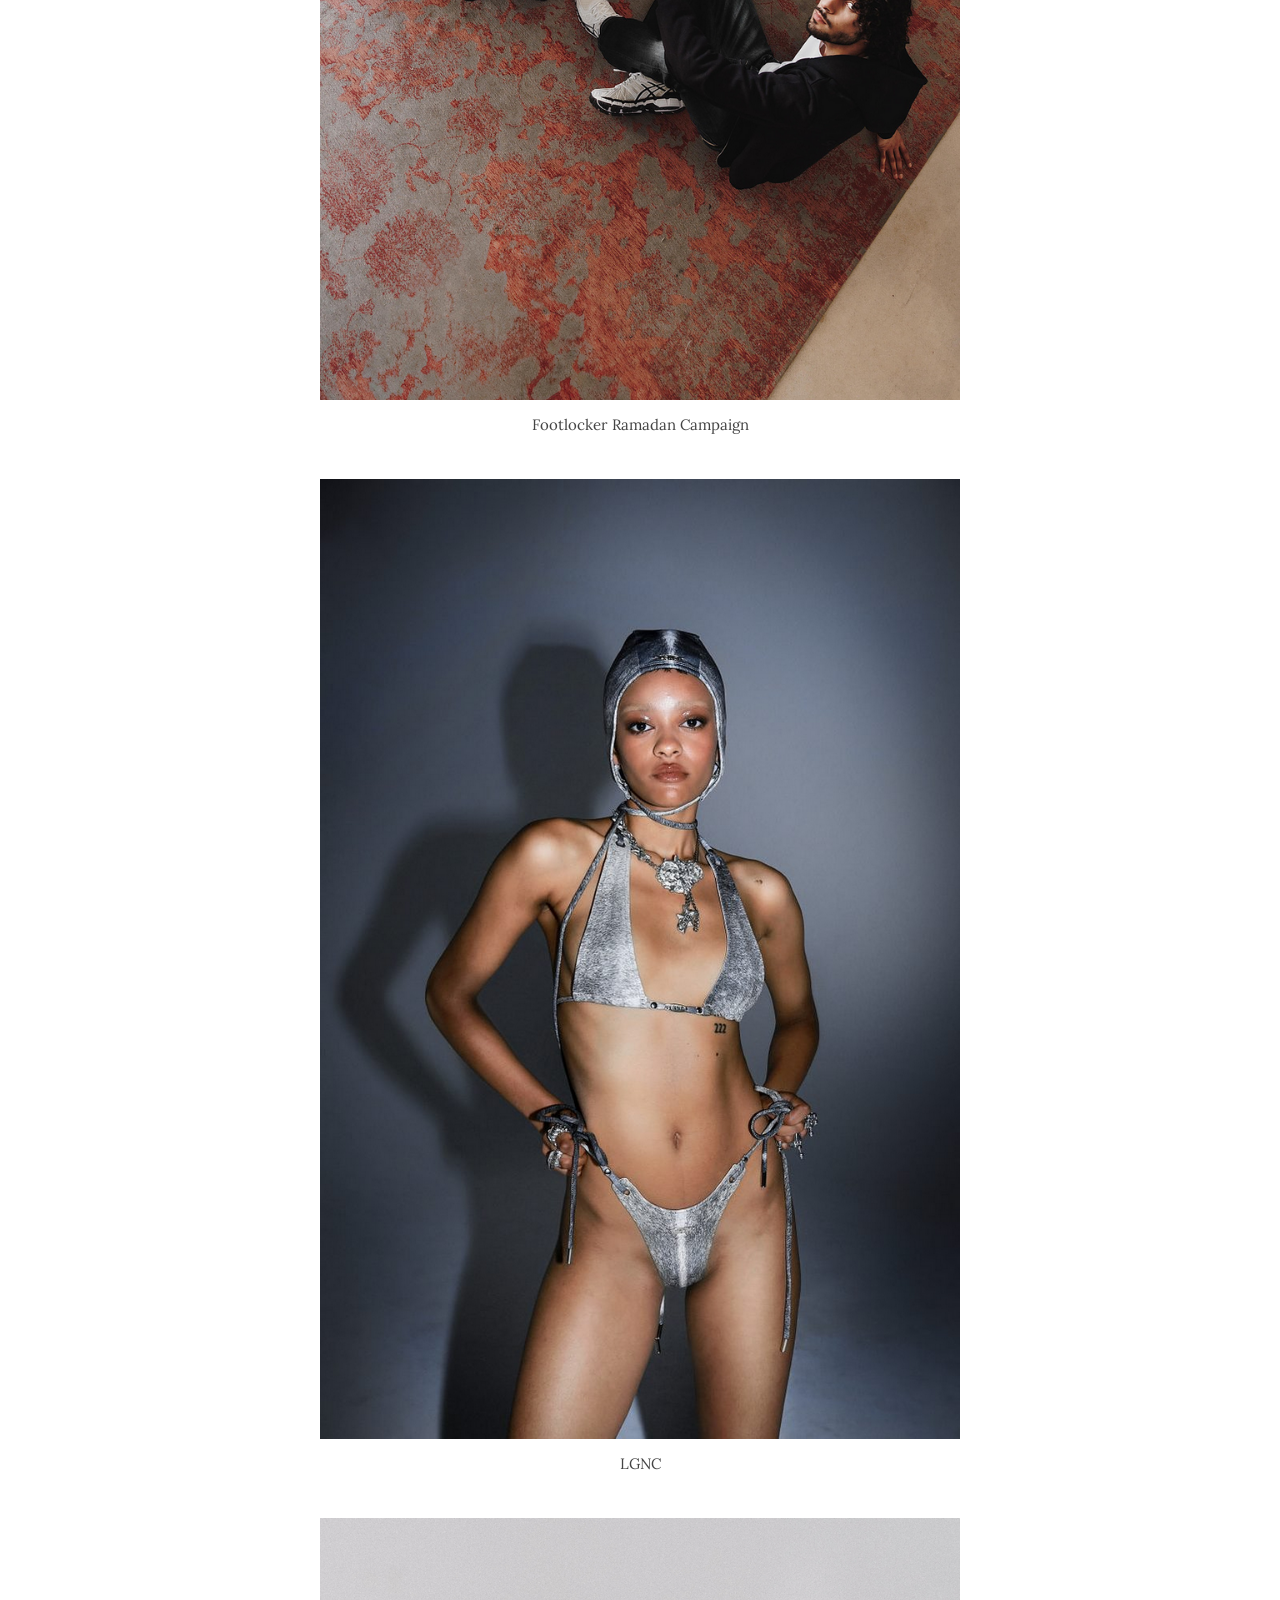
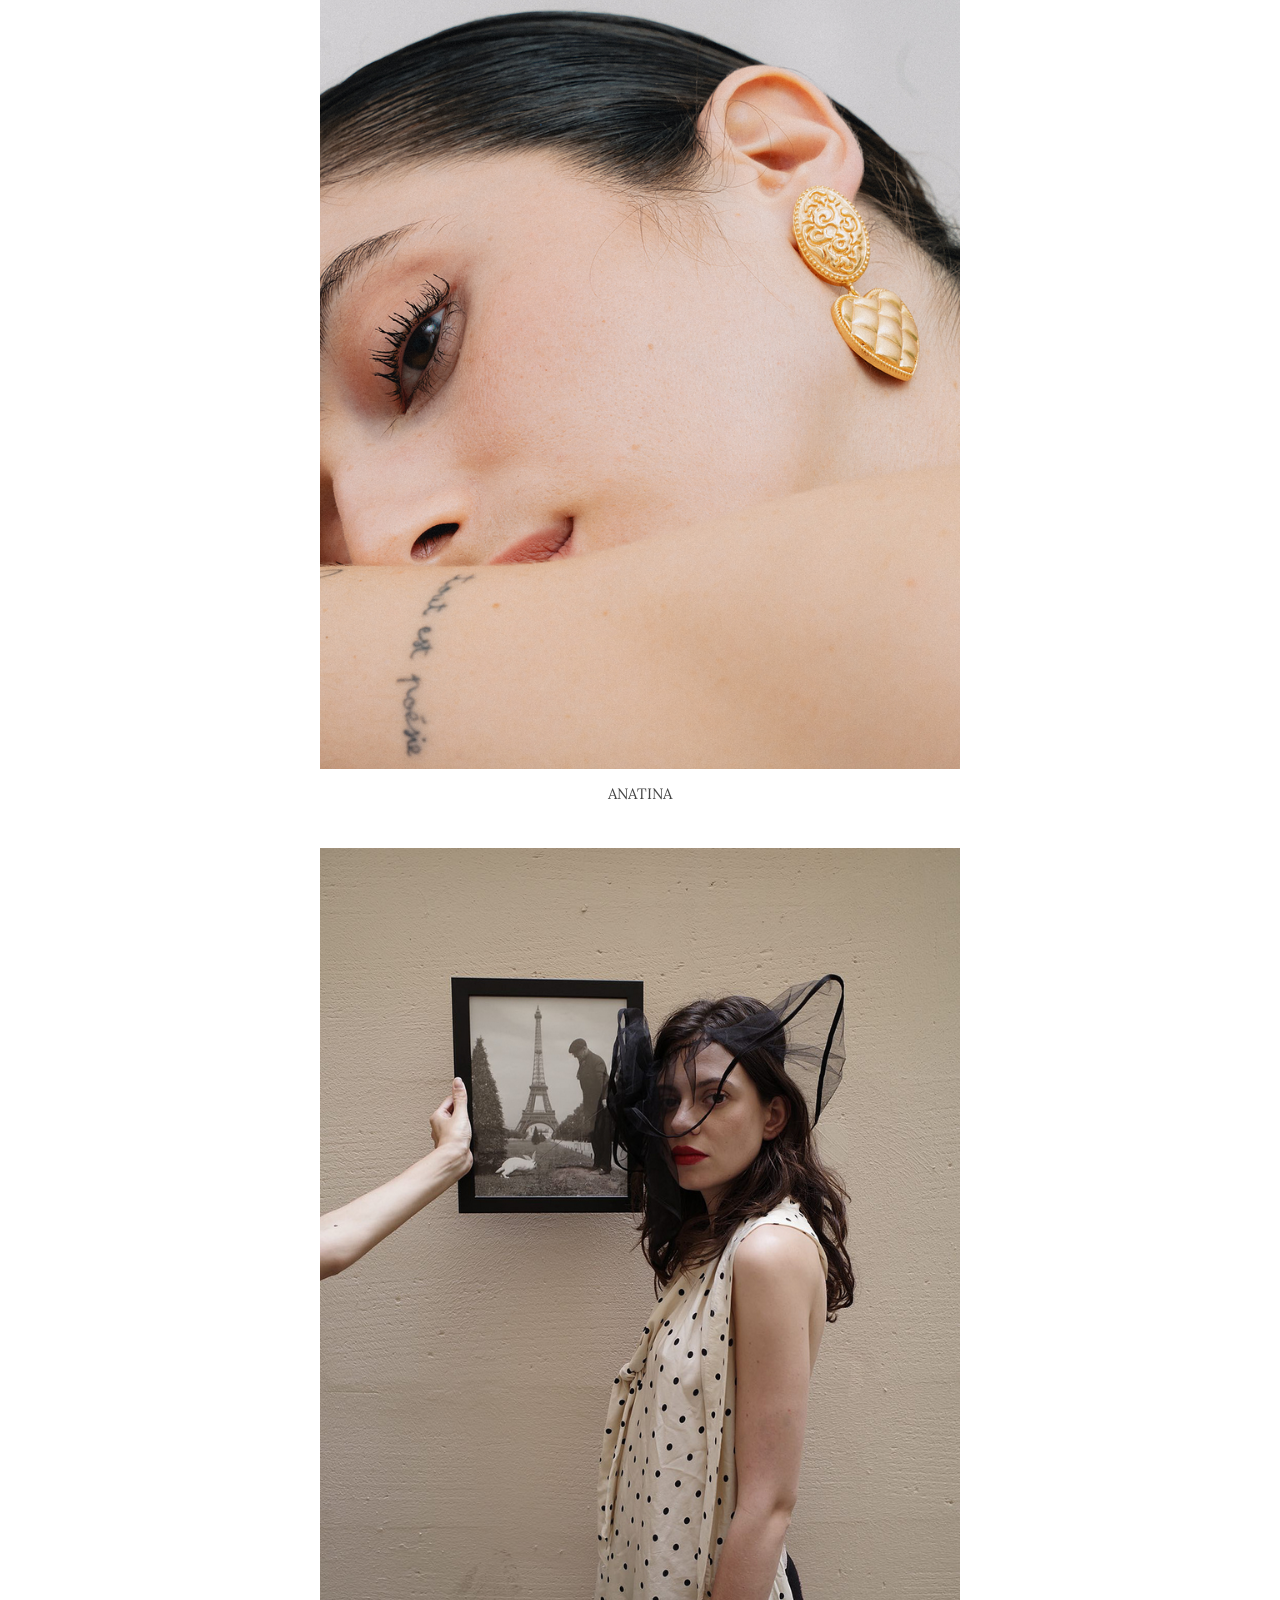
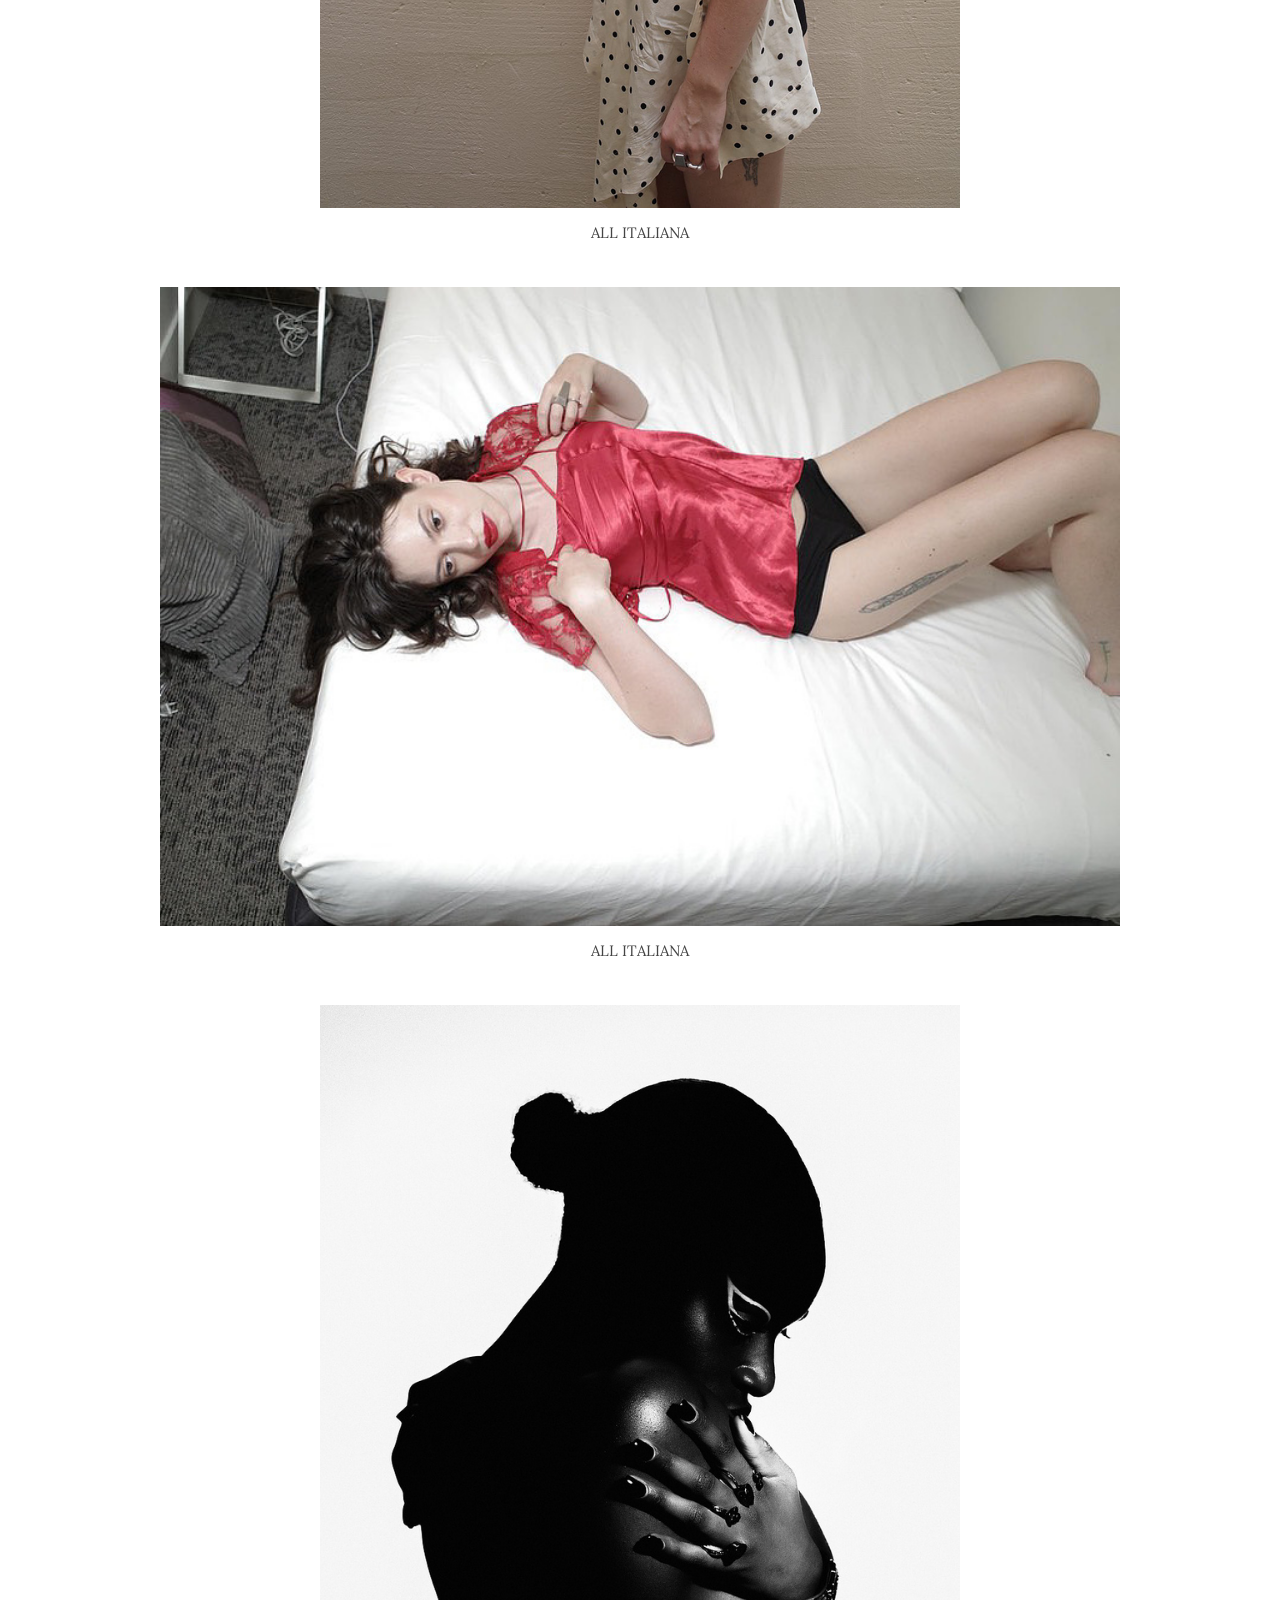
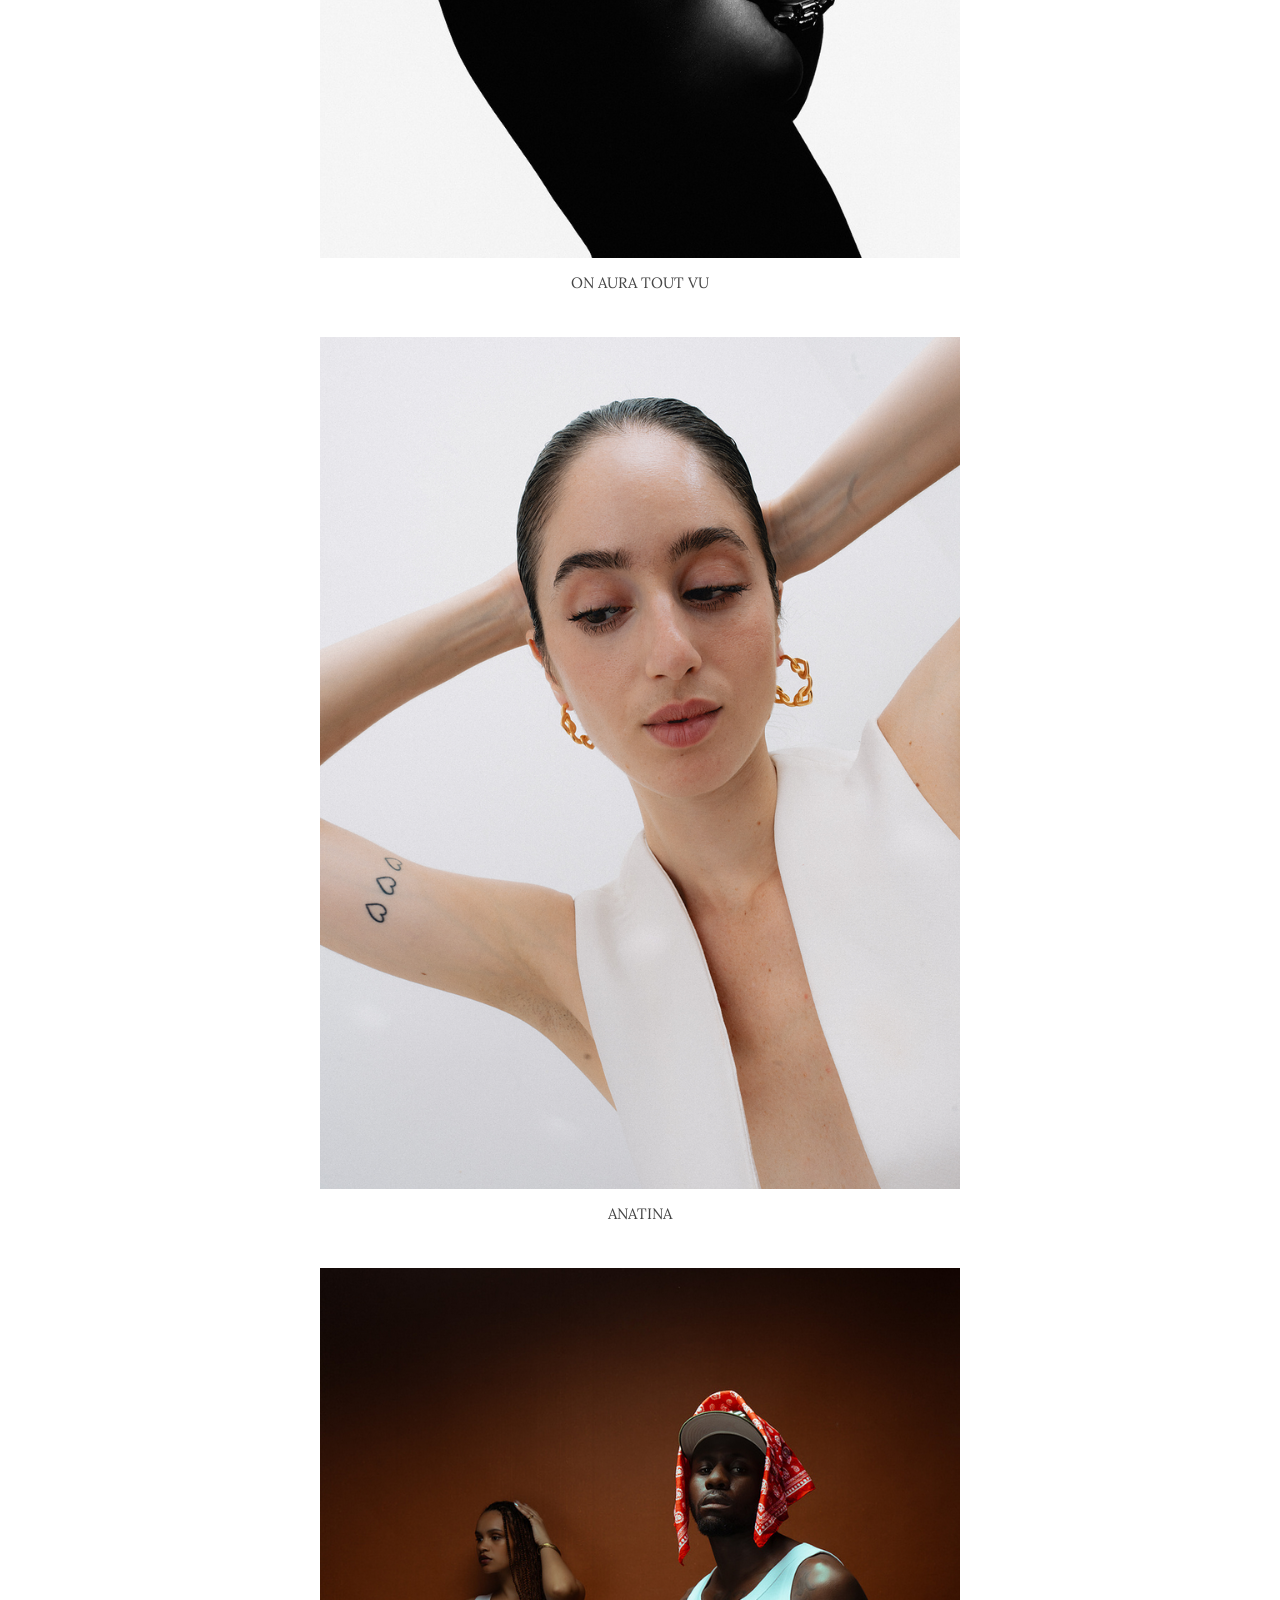
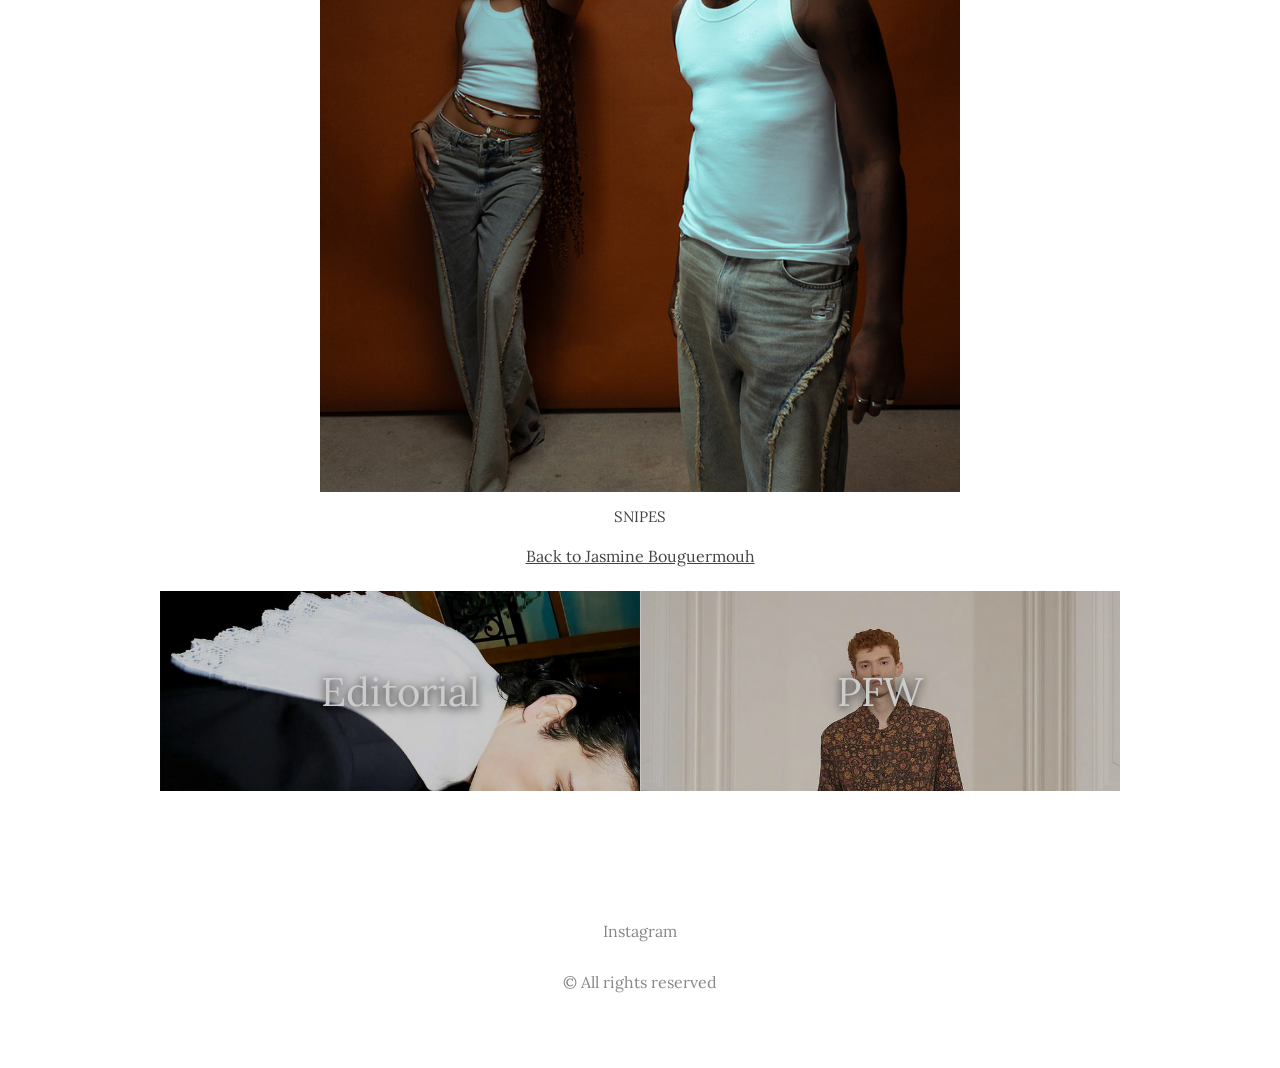
<file: commercial.html>
<!doctype html>
<html lang="fr">

<head>
    <meta charset="UTF-8">
    <meta name="viewport" content="width=device-width, initial-scale=1.0">
    <meta name="description" content="Jasmine Bouguermouh - Commercial makeup. Campaigns for Footlocker, On Aura Tout Vu, Snipes, Anatina and LGNC.">
    <meta name="robots" content="index, follow">
    <meta name="author" content="Jasmine Bouguermouh">
    <meta property="og:type" content="website">
    <meta property="og:title" content="Jasmine Bouguermouh - Commercial">
    <meta property="og:description" content="Jasmine Bouguermouh - Commercial makeup artist Paris.">
    <meta property="og:image" content="https://jasminebouguermouh.fr/com_img/pub.png">
    <meta property="og:url" content="https://jasminebouguermouh.fr/commercial.html">
    <meta property="og:locale" content="fr_FR">
    <meta name="twitter:card" content="summary_large_image">
    <meta name="twitter:title" content="Jasmine Bouguermouh - Commercial">
    <meta name="twitter:description" content="Jasmine Bouguermouh - Commercial makeup artist Paris.">
    <meta name="twitter:image" content="https://jasminebouguermouh.fr/com_img/pub.png">
    <title>Jasmine Bouguermouh - Commercial</title>
    <link rel="stylesheet" href="style.css">
    <link rel="preconnect" href="https://fonts.googleapis.com">
    <link rel="preconnect" href="https://fonts.gstatic.com" crossorigin>
    <link href="https://fonts.googleapis.com/css2?family=Lora:ital,wght@0,400..700;1,400..700&display=swap" rel="stylesheet">

    <link rel="icon" type="image/png" sizes="32x32" href="/favicon_io/favicon-32x32.png">
    <link rel="icon" type="image/png" sizes="16x16" href="/favicon_io/favicon-16x16.png">
    <link rel="apple-touch-icon" sizes="180x180" href="/favicon_io/apple-touch-icon.png">
    <link rel="icon" href="/favicon_io/favicon.ico">
</head>

<body>

<header>
    <nav>
        <div class="container">
            <div class="container-inner">

                <a class="jaz" href="index.html">Jasmine Bouguermouh</a>

                <button onclick="togglePopup()" class="box" id="menuBtn" aria-label="Ouvrir le menu">
                    <span></span>
                    <span></span>
                    <span></span>
                </button>

            </div>
        </div>
    </nav>
</header>

<div id="popup" class="popup">

    <div class="popup-content">

        <a href="index.html" class="popup-title">Jasmine Bouguermouh</a>

        <a href="contact.html" class="contact-title">Contact</a>

        <div class="social">
            <a href="https://www.instagram.com/jasminebrmh/" target="_blank" rel="noopener noreferrer">Instagram</a>
        </div>

    </div>

</div>

<main class="page-celeb">

    <div class="hero">
        <img src="com_img/pub.png" alt="Commercial">

        <div class="hero-text">
            Commercial
        </div>
    </div>

    <div class="media-page">

        <div class="media-block">
            <img src="com_img/pub.png" alt="PUB FOR AU BUREAU">
            <p class="media-title">PUB for AU BUREAU</p>
        </div>

        <div class="media-block">
            <img src="com_img/footlocker.png" 
            loading="lazy"
            alt="Footlocker Ramadan Campaign">
            <p class="media-title">Footlocker Ramadan Campaign</p>
        </div>

        <div class="media-block">
            <img src="com_img/footlocker_2.png" 
            loading="lazy"
            alt="Footlocker Ramadan Campaign">
            <p class="media-title">Footlocker Ramadan Campaign</p>
        </div>

        <div class="media-block">
            <img src="com_img/lgnc.png" 
            loading="lazy"
            alt="LGNC">
            <p class="media-title">LGNC</p>
        </div>

        <div class="media-block">
            <img src="com_img/anatina.png" 
            loading="lazy"
            alt="ANATINA">
            <p class="media-title">ANATINA</p>
        </div>

        <div class="media-block">
            <img src="com_img/all_it.png"
            loading="lazy"
             alt="ALL ITALIANA">
            <p class="media-title">ALL ITALIANA</p>
        </div>


        <div class="media-block img-169">
            <img src="com_img/all_it_2.png" 
            loading="lazy"
            alt="ALL ITALIANA">
            <p class="media-title">ALL ITALIANA</p>
        </div>

        <div class="media-block">
            <img src="com_img/on_aura.png" 
            loading="lazy"
            alt="ON AURA TOUT VU">
            <p class="media-title">ON AURA TOUT VU</p>
        </div>

        <div class="media-block">
            <img src="com_img/anatina_2.png"
            loading="lazy"
             alt="ANATINA">
            <p class="media-title">ANATINA</p>
        </div>

        <div class="media-block">
            <img src="com_img/snipes.png"
            loading="lazy"
             alt="SNIPES">
            <p class="media-title">SNIPES</p>
        </div>

        

    </div>

    <a href="index.html" class="media-back">Back to Jasmine Bouguermouh</a>

    <div class="bottom-nav">
    <a href="editorial.html" class="card-prev-duo">
        <img src="edit_img/vanity.png"
        loading="lazy" 
        style="--pos-x: 50%; --pos-y: 55%; --zoom: 1;"
        alt="Editorial">
        <div class="next-title">Editorial</div>
    </a>

    <a href="pfw.html" class="card-next-duo">
        <img src="pfw_img/kartik_7.png"
        loading="lazy"
        style="--pos-x: 50%; --pos-y: 0%; --zoom: 1;"
        alt="PFW">
        <div class="next-title">PFW</div>
    </a>
</div>

</main>

<footer>

    <div class="social">

        <div class="social-links">
            <a href="https://www.instagram.com/jasminebrmh/" target="_blank" rel="noopener noreferrer">Instagram</a>
        </div>

        <p class="copy">© All rights reserved</p>

    </div>

</footer>

<script src="script.js" defer></script>

</body>
</html>
</file>
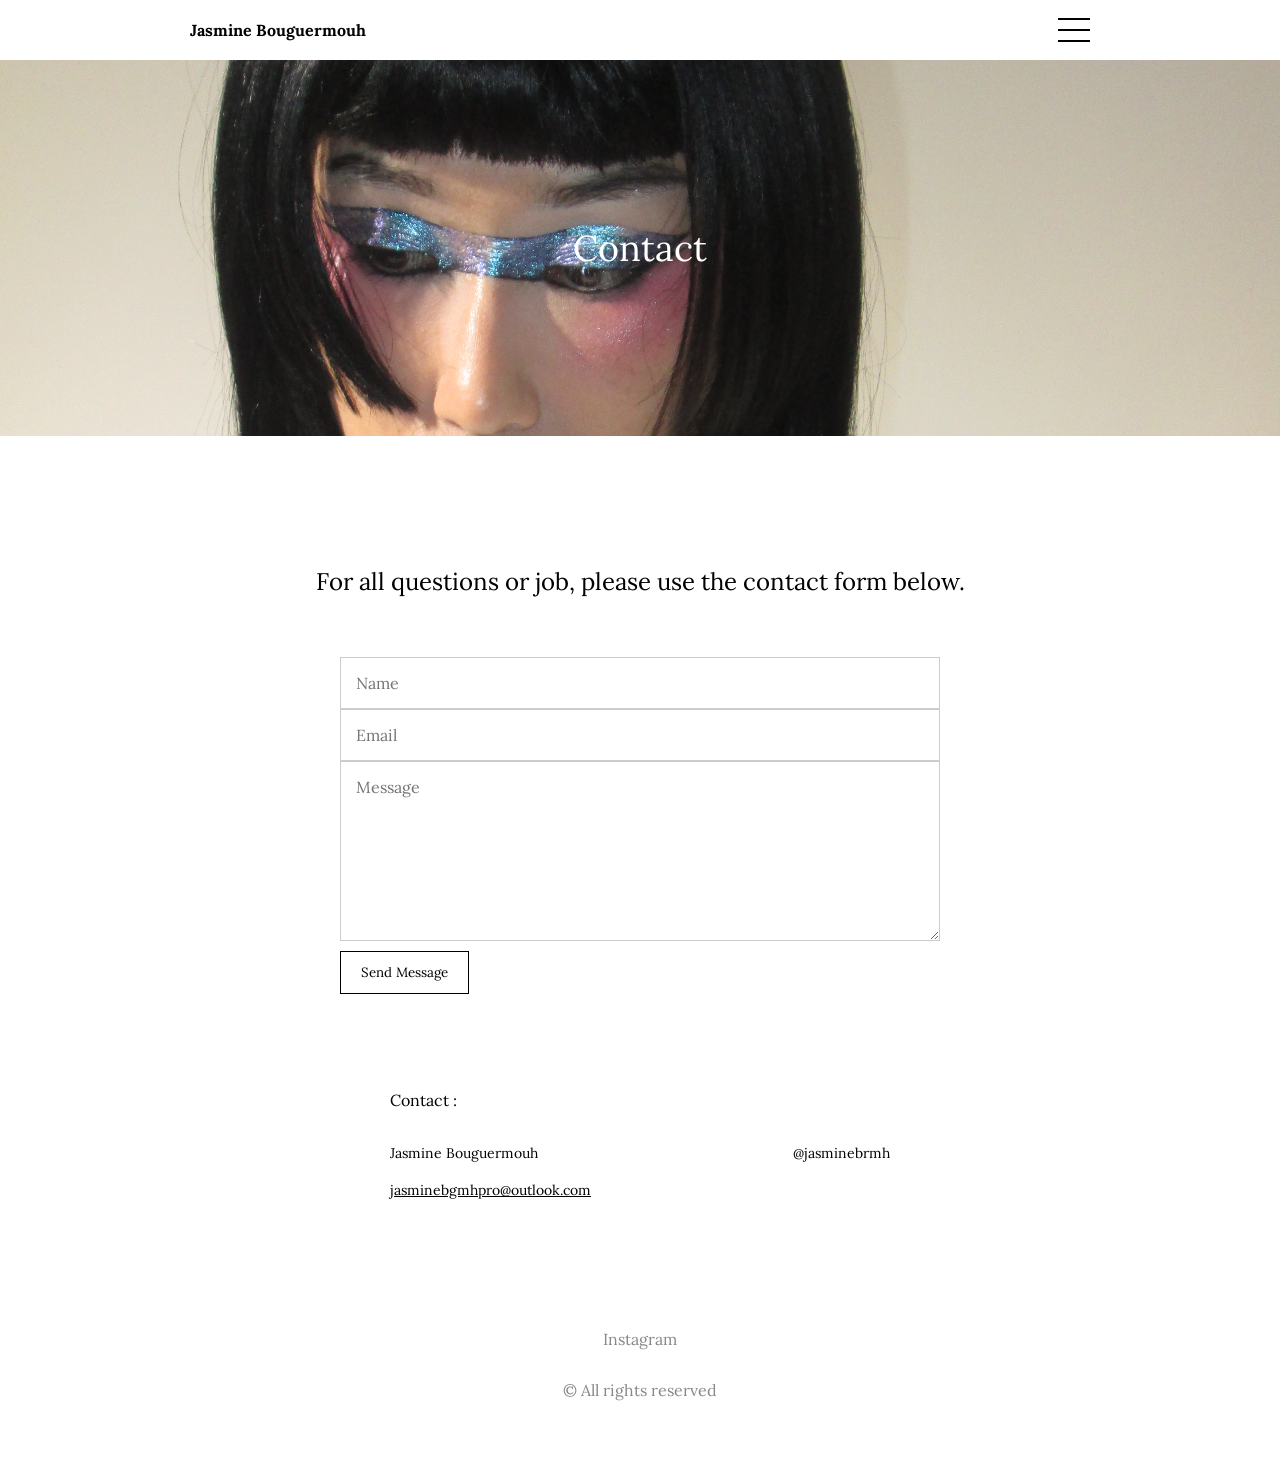
<file: contact.html>
<!doctype html>
<html lang="fr">

<head>
    <meta charset="UTF-8">
    <meta name="viewport" content="width=device-width, initial-scale=1.0">
    <meta name="description" content="Contact Jasmine Bouguermouh, professional makeup artist based in Paris. Available for editorial, commercial, celebrity and fashion week projects.">
    <meta name="robots" content="index, follow">
    <meta name="author" content="Jasmine Bouguermouh">
    <meta property="og:type" content="website">
    <meta property="og:title" content="Contact - Jasmine Bouguermouh Makeup Artist">
    <meta property="og:description" content="Contact Jasmine Bouguermouh, professional makeup artist based in Paris.">
    <meta property="og:image" content="https://jasminebouguermouh.fr/contact_img/contact.jpeg">
    <meta property="og:url" content="https://jasminebouguermouh.fr/contact.html">
    <meta property="og:locale" content="fr_FR">
    <meta name="twitter:card" content="summary_large_image">
    <meta name="twitter:title" content="Contact - Jasmine Bouguermouh Makeup Artist">
    <meta name="twitter:description" content="Contact Jasmine Bouguermouh, professional makeup artist based in Paris.">
    <meta name="twitter:image" content="https://jasminebouguermouh.fr/contact_img/contact.jpeg">
    <title>Jasmine Bouguermouh - Contact</title>
    <link rel="stylesheet" href="style.css">
    <link rel="preconnect" href="https://fonts.googleapis.com">
    <link rel="preconnect" href="https://fonts.gstatic.com" crossorigin>
    <link href="https://fonts.googleapis.com/css2?family=Lora:ital,wght@0,400..700;1,400..700&display=swap" rel="stylesheet">

    <link rel="icon" type="image/png" sizes="32x32" href="/favicon_io/favicon-32x32.png">
    <link rel="icon" type="image/png" sizes="16x16" href="/favicon_io/favicon-16x16.png">
    <link rel="apple-touch-icon" sizes="180x180" href="/favicon_io/apple-touch-icon.png">
    <link rel="icon" href="/favicon_io/favicon.ico">
</head>

<body>

<header>
    <nav>
        <div class="container">
            <div class="container-inner">

                <a class="jaz" href="index.html">Jasmine Bouguermouh</a>

                <button onclick="togglePopup()" class="box" id="menuBtn" aria-label="Ouvrir le menu">
                    <span></span>
                    <span></span>
                    <span></span>
                </button>

            </div>
        </div>
    </nav>
</header>

<div id="popup" class="popup">

    <div class="popup-content">

        <a href="index.html" class="popup-title">Jasmine Bouguermouh</a>

        <a href="contact.html" class="contact-title">Contact</a>

        <div class="social">
            <a href="https://www.instagram.com/jasminebrmh/" target="_blank" rel="noopener noreferrer">Instagram</a>
        </div>

    </div>
</div>

<main class="page-celeb">

    <div class="hero-contact">
        <img src="contact_img/contact.jpeg"
        style="--pos-x: 50%; --pos-y: 30%;" 
        alt="Contact">
        <div class="hero-contact-text">Contact</div>
    </div>

   
   
    <p class="contact-text">For all questions or job, please use the contact form below.</p>




    <form class="contact-form" id="contact-form" action="https://formspree.io/f/mdarnqyw" method="POST">

        <input type="text" name="name" placeholder="Name" required>

        <input type="email" name="email" placeholder="Email" required>

        <textarea name="message" placeholder="Message" required></textarea>

        <button type="submit" id="submit-btn">Send Message</button>

    </form>

   <div class="contact-block">

    <p class="contact-info">Contact :</p>

    <div class="contact-row">
        <p>Jasmine Bouguermouh</p>
        <p>@jasminebrmh</p>
    </div>

    <a class="contact-mail" href="mailto:jasminebgmhpro@outlook.com">
    jasminebgmhpro@outlook.com
</a>

</div>

</main>

<footer>

    <div class="social">

        <div class="social-links">
            <a href="https://www.instagram.com/jasminebrmh/" target="_blank" rel="noopener noreferrer">Instagram</a>
        </div>

        <p class="copy">© All rights reserved</p>

    </div>

</footer>

<script src="script.js" defer></script>

</body>
</html>
</file>
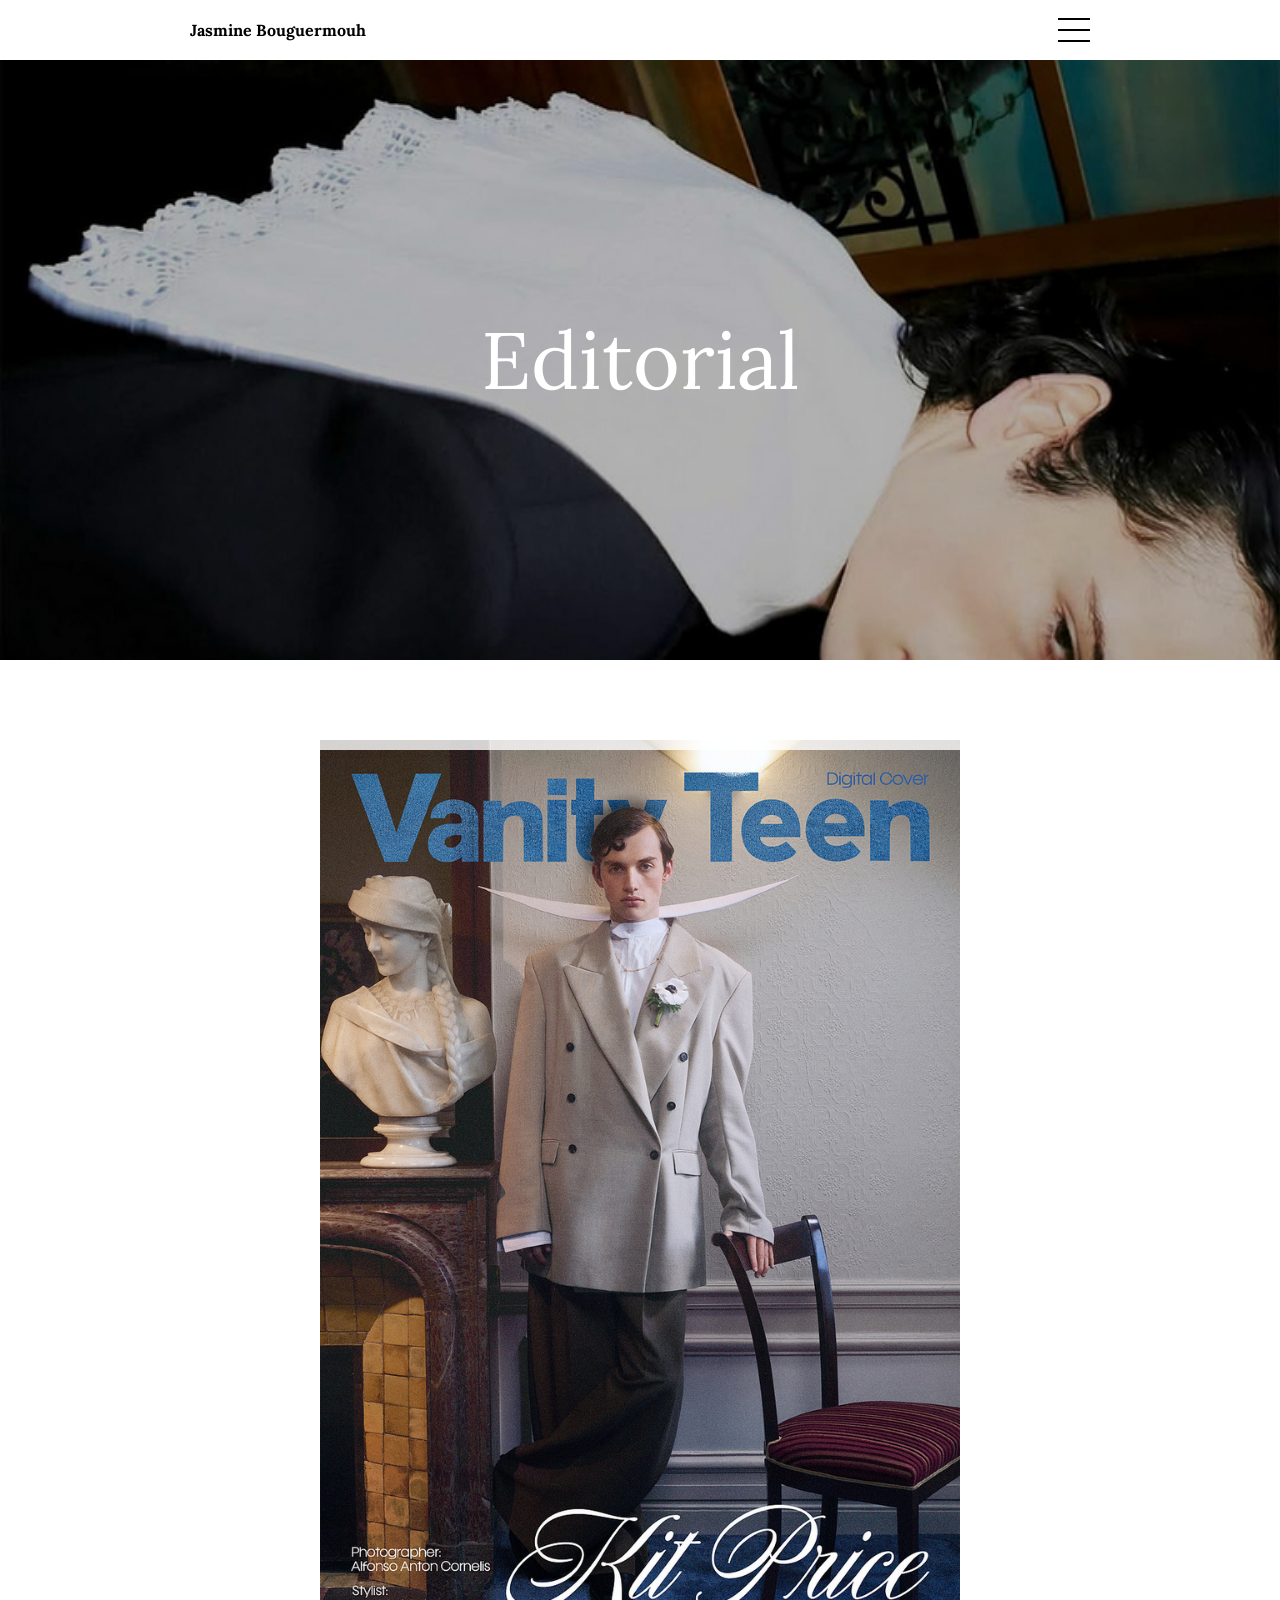
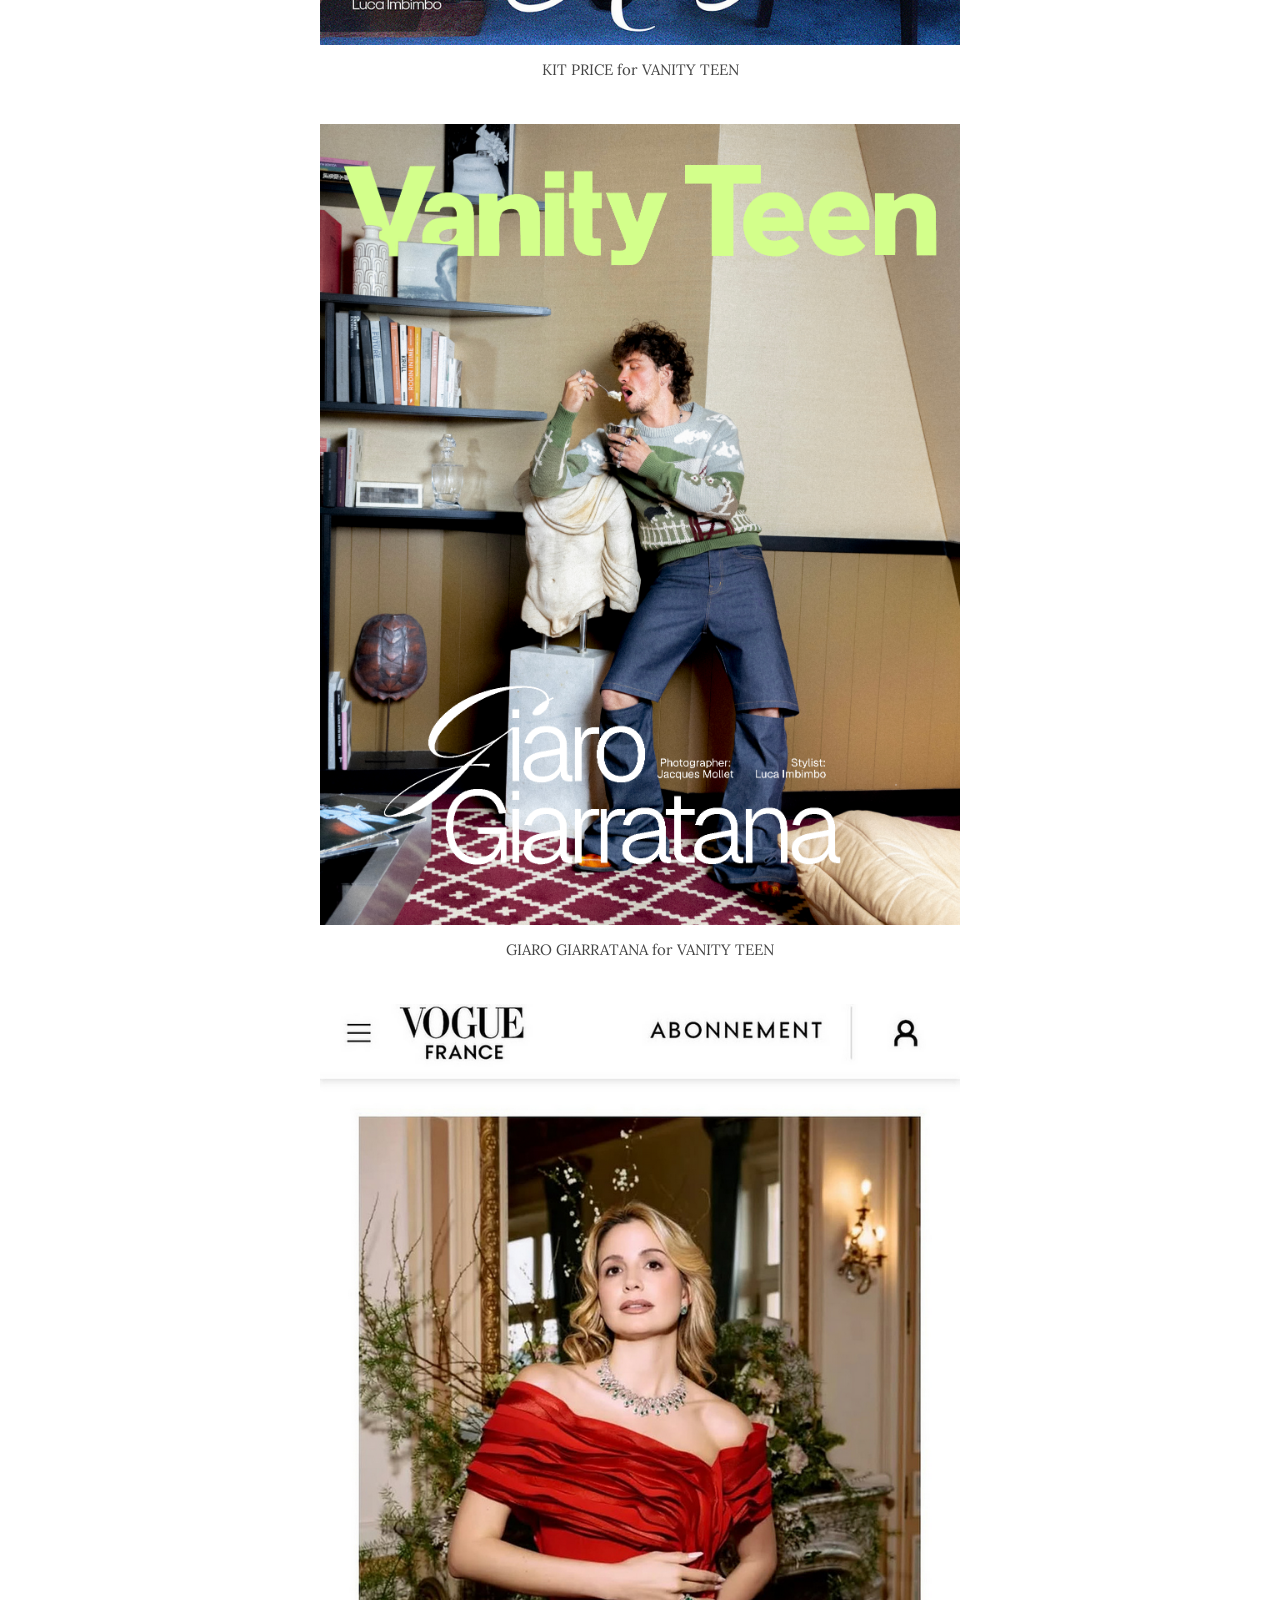
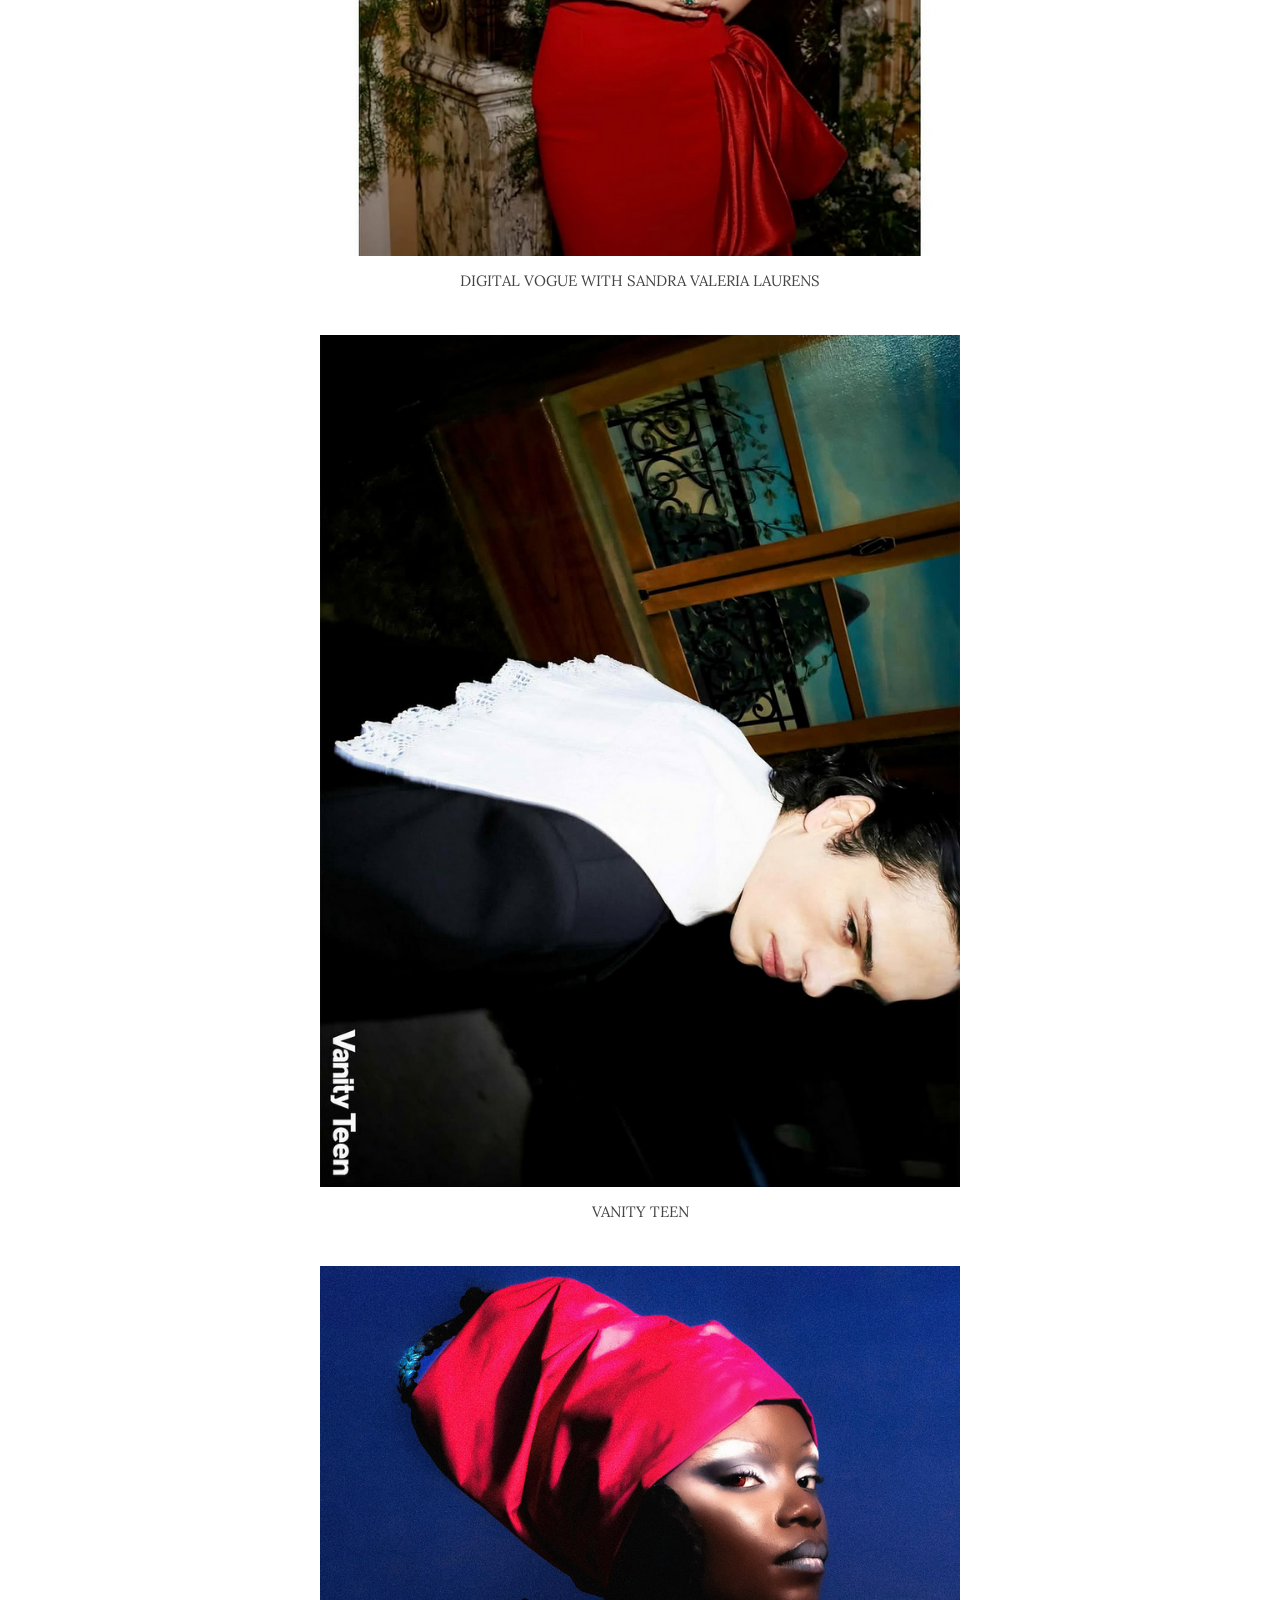
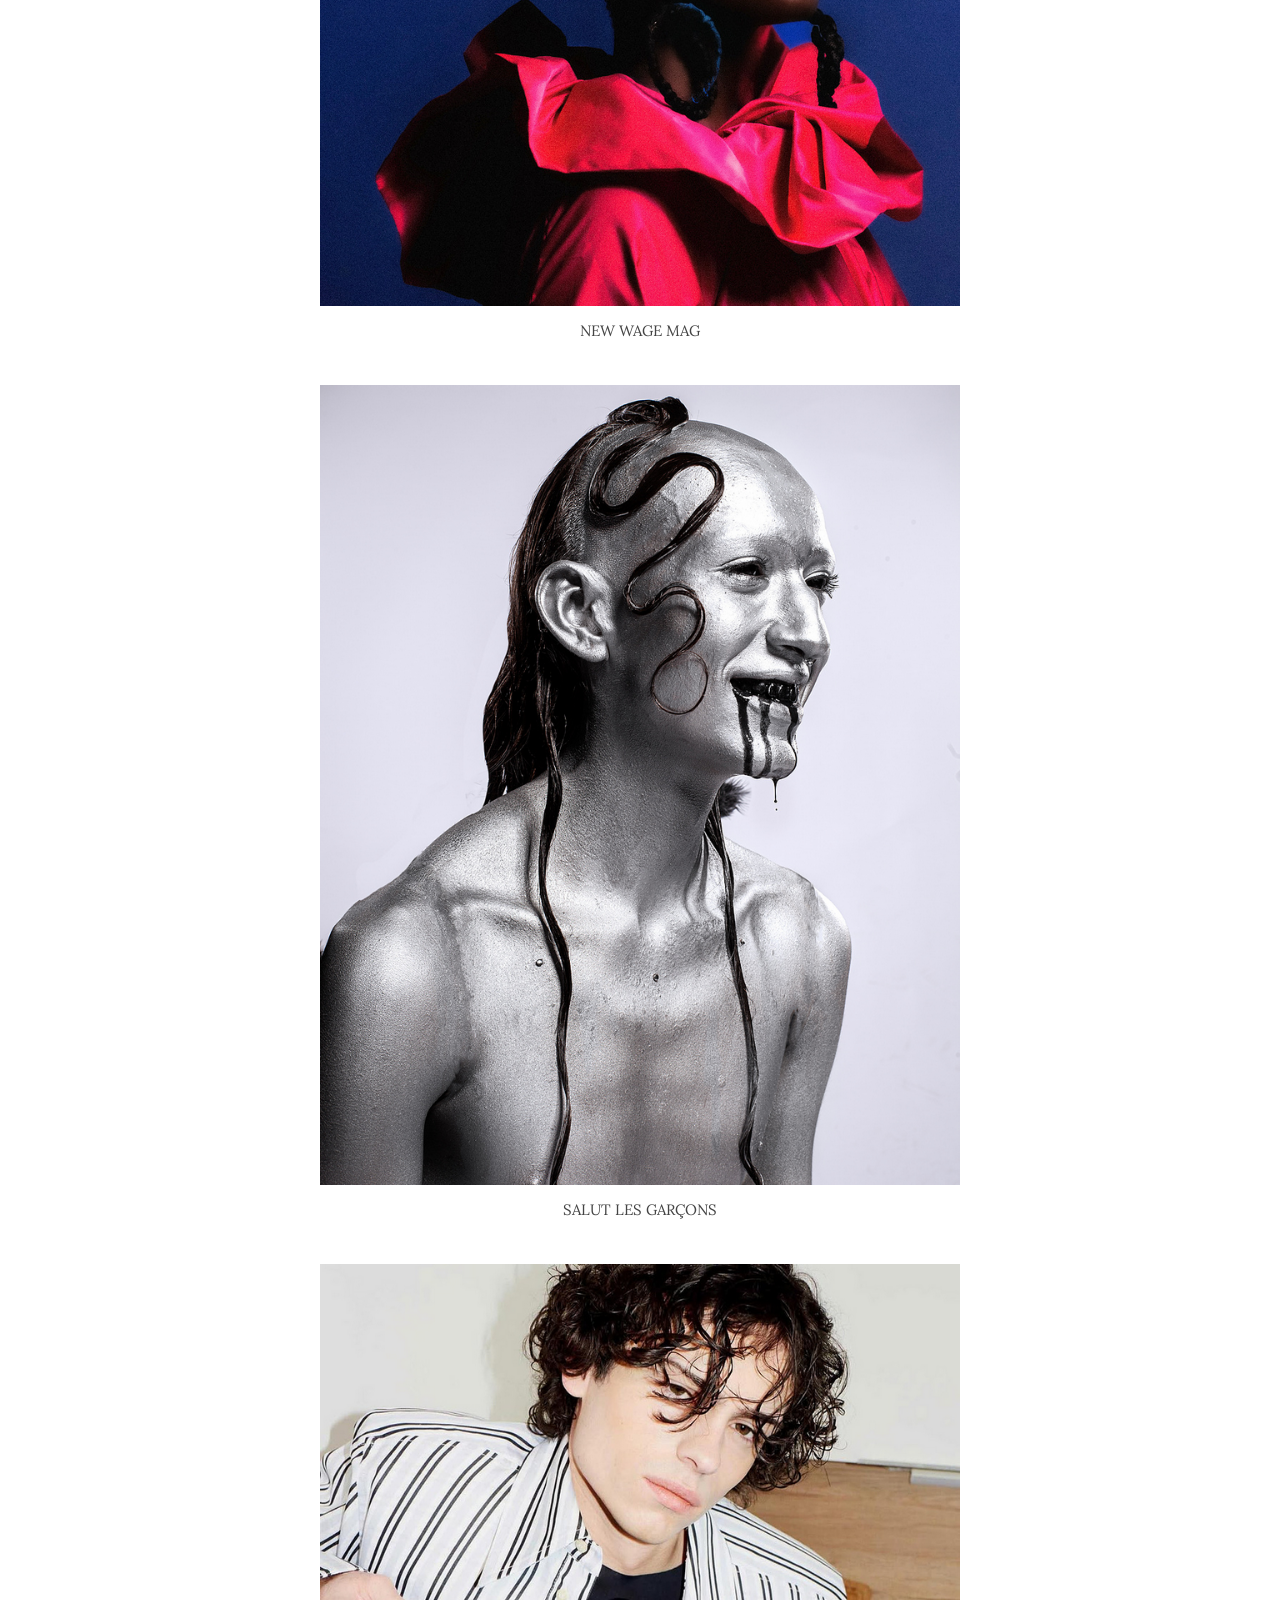
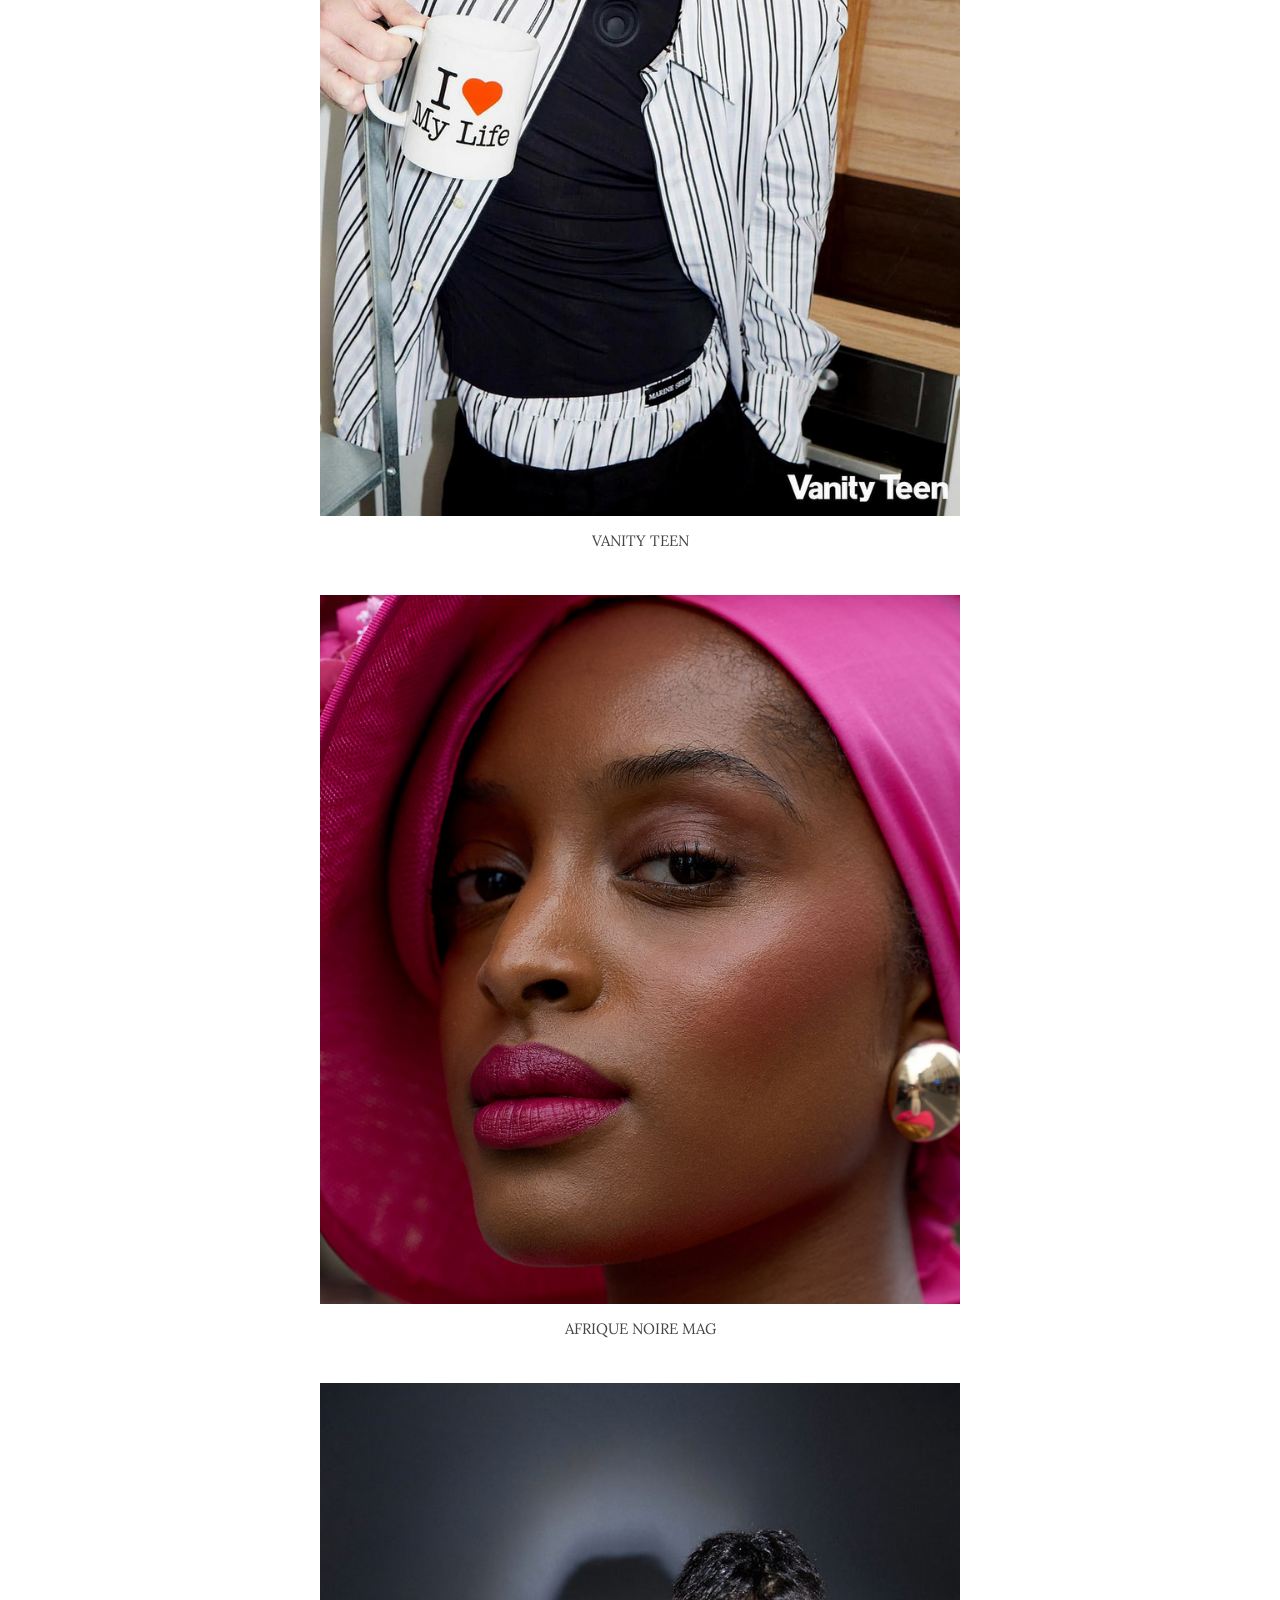
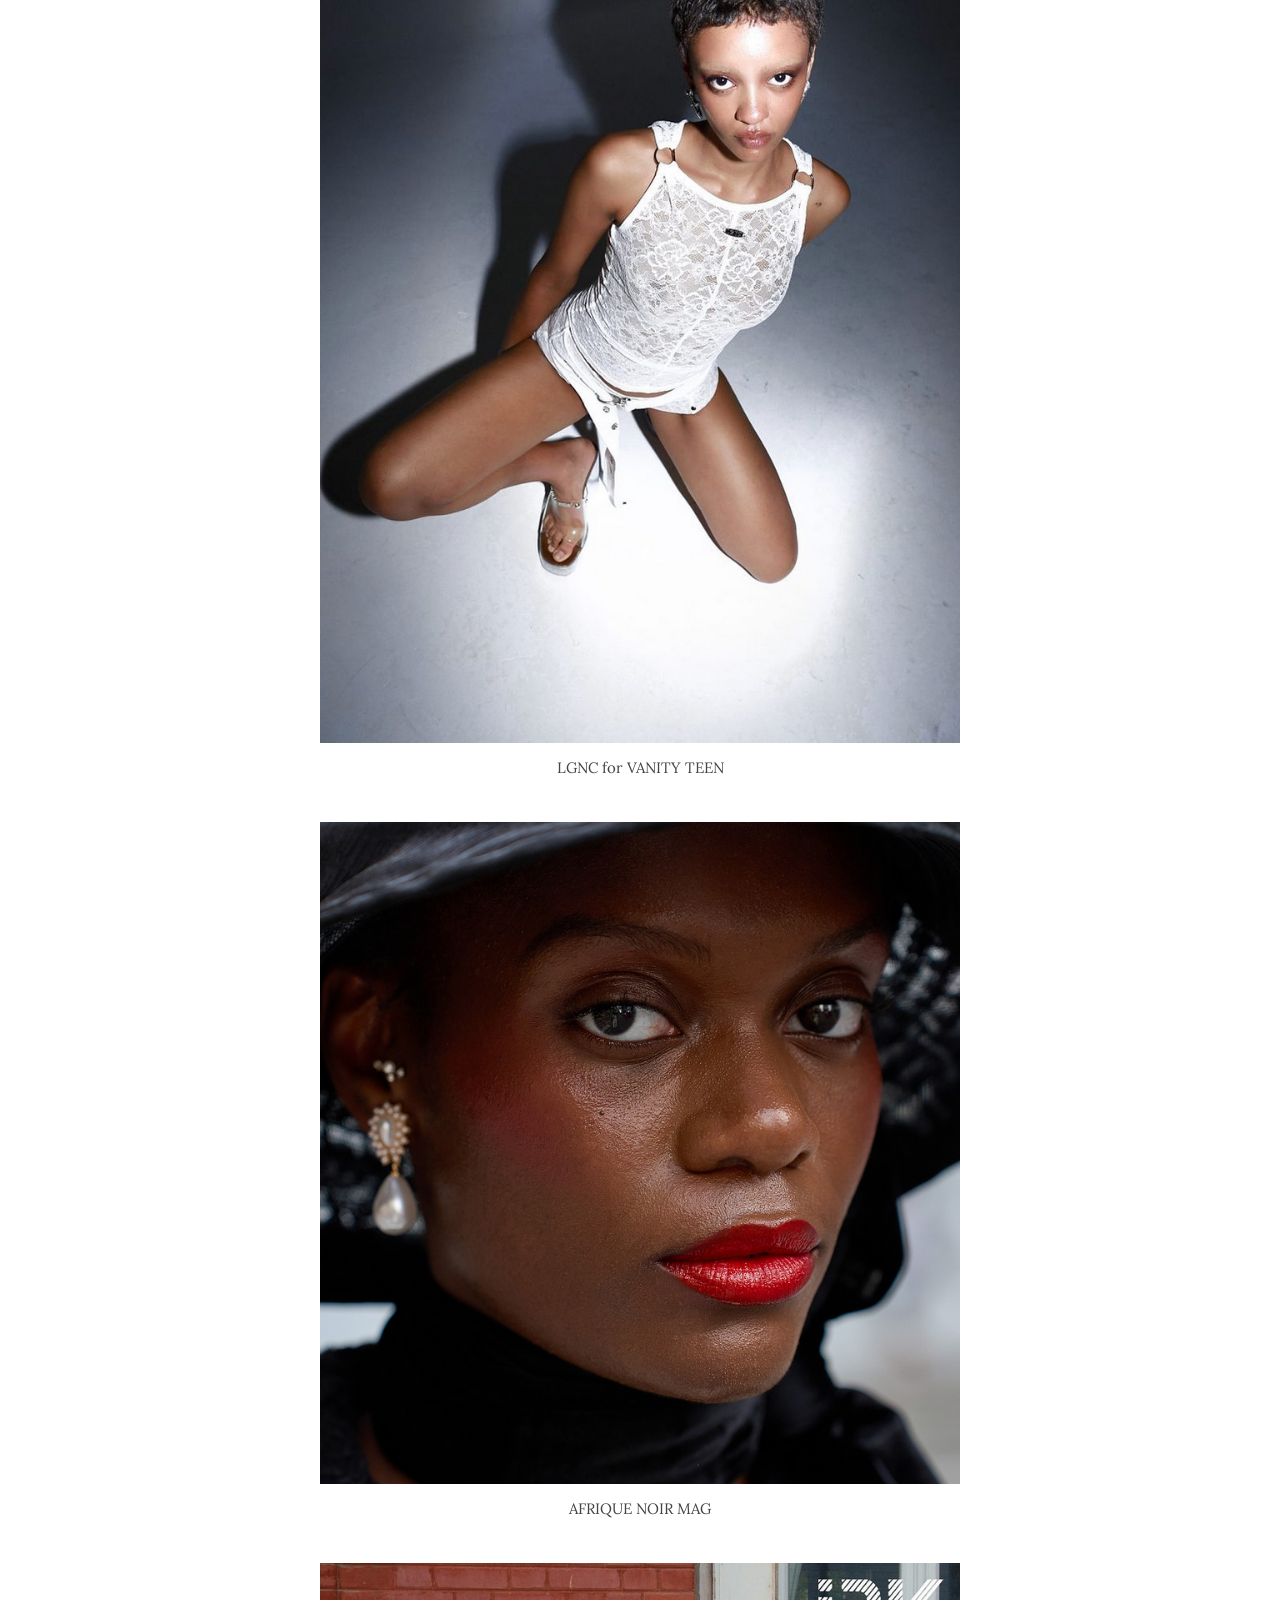
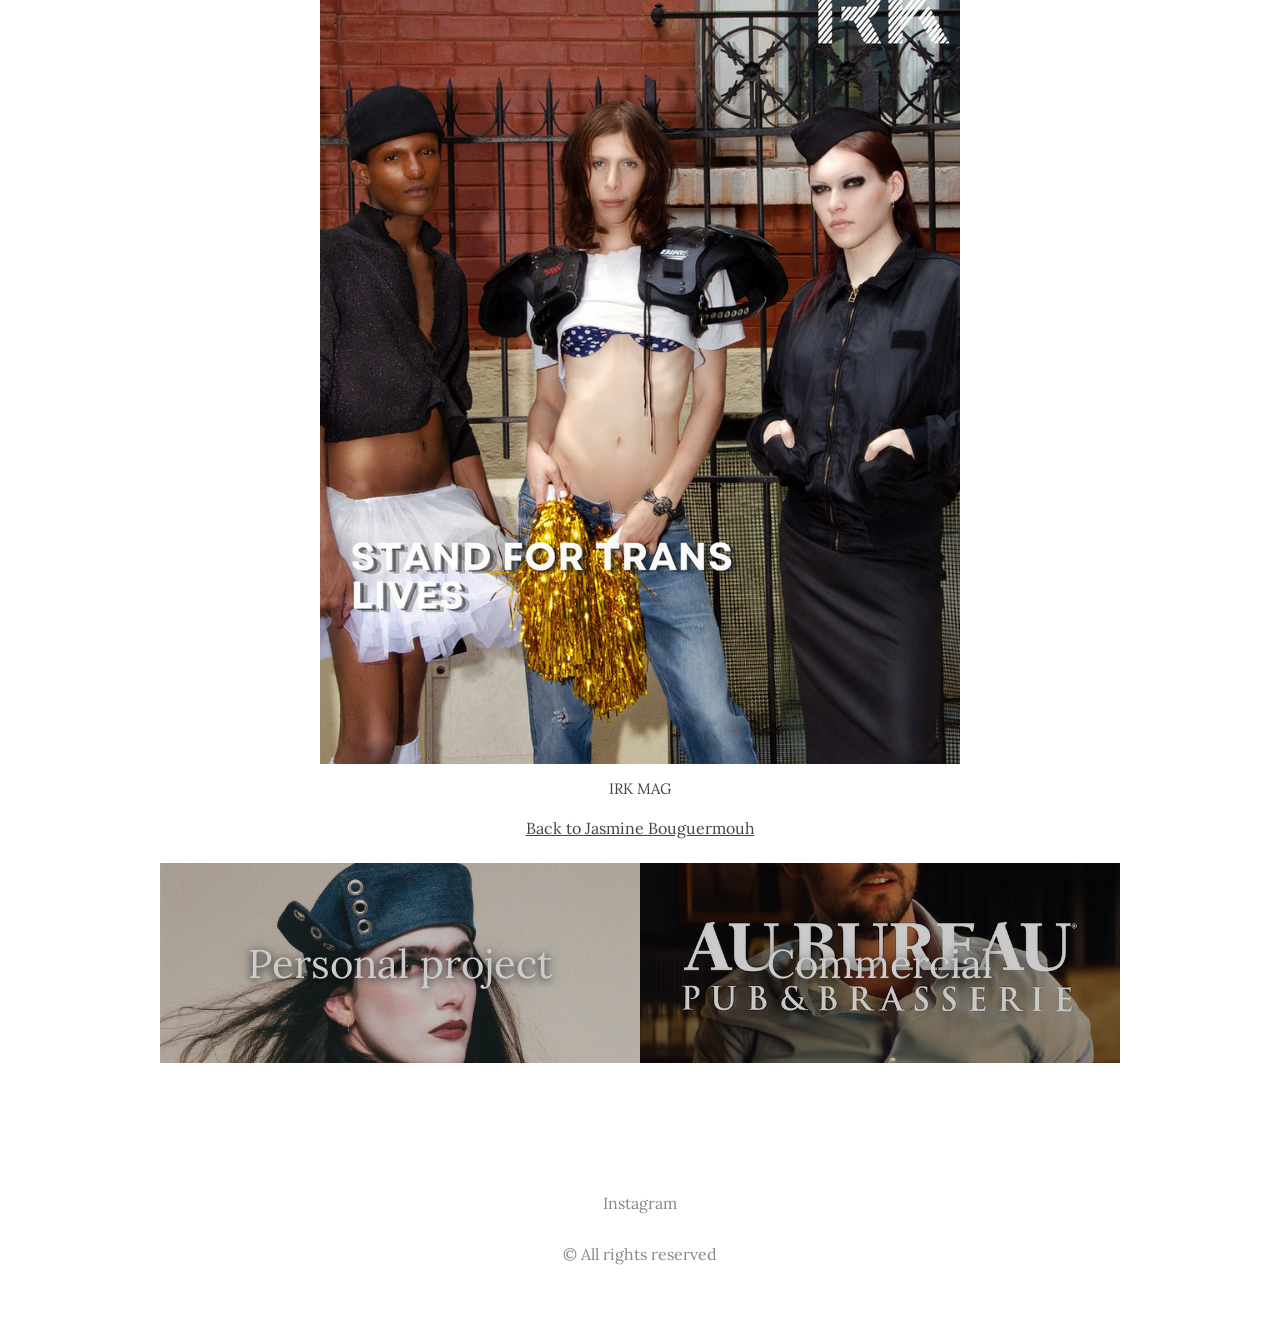
<file: editorial.html>
<!doctype html>
<html lang="fr">

<head>
    <meta charset="UTF-8">
    <meta name="viewport" content="width=device-width, initial-scale=1.0">
    <meta name="description" content="Jasmine Bouguermouh - Editorial makeup. Published in Vanity Teen, Vogue Digital, New Wave Mag, Afrique Noire Mag and IRK Mag.">
    <meta name="robots" content="index, follow">
    <meta name="author" content="Jasmine Bouguermouh">
    <meta property="og:type" content="website">
    <meta property="og:title" content="Jasmine Bouguermouh - Editorial">
    <meta property="og:description" content="Jasmine Bouguermouh - Editorial makeup artist Paris.">
    <meta property="og:image" content="https://jasminebouguermouh.fr/edit_img/vanity.png">
    <meta property="og:url" content="https://jasminebouguermouh.fr/editorial.html">
    <meta property="og:locale" content="fr_FR">
    <meta name="twitter:card" content="summary_large_image">
    <meta name="twitter:title" content="Jasmine Bouguermouh - Editorial">
    <meta name="twitter:description" content="Jasmine Bouguermouh - Editorial makeup artist Paris.">
    <meta name="twitter:image" content="https://jasminebouguermouh.fr/edit_img/vanity.png">
    <title>Jasmine Bouguermouh - Editorial</title>
    <link rel="stylesheet" href="style.css">
    <link rel="preconnect" href="https://fonts.googleapis.com">
    <link rel="preconnect" href="https://fonts.gstatic.com" crossorigin>
    <link href="https://fonts.googleapis.com/css2?family=Lora:ital,wght@0,400..700;1,400..700&display=swap" rel="stylesheet">

    <link rel="icon" type="image/png" sizes="32x32" href="/favicon_io/favicon-32x32.png">
    <link rel="icon" type="image/png" sizes="16x16" href="/favicon_io/favicon-16x16.png">
    <link rel="apple-touch-icon" sizes="180x180" href="/favicon_io/apple-touch-icon.png">
    <link rel="icon" href="/favicon_io/favicon.ico">
</head>

<body>

<header>
    <nav>
        <div class="container">
            <div class="container-inner">

                <a class="jaz" href="index.html">Jasmine Bouguermouh</a>

                <button onclick="togglePopup()" class="box" id="menuBtn" aria-label="Ouvrir le menu">
                    <span></span>
                    <span></span>
                    <span></span>
                </button>

            </div>
        </div>
    </nav>
</header>

<div id="popup" class="popup">

    <div class="popup-content">

        <a href="index.html" class="popup-title">Jasmine Bouguermouh</a>

        <a href="contact.html" class="contact-title">Contact</a>

        <div class="social">
            <a href="https://www.instagram.com/jasminebrmh/" target="_blank" rel="noopener noreferrer">Instagram</a>
        </div>

    </div>

</div>

<main class="page-celeb">

    <div class="hero">
        <img src="edit_img/vanity.png"
        style="--pos-x: 50%; --pos-y: 55%;"
        alt="Editorial">

        <div class="hero-text">
            Editorial
        </div>
    </div>

    <div class="media-page">

        <div class="media-block">
            <img src="edit_img/kit.png" alt="KIT PRICE VANITY TEEN">
            <p class="media-title">KIT PRICE for VANITY TEEN</p>
        </div>

        <div class="media-block">
            <img src="edit_img/giaro.webp" 
            loading="lazy"
            alt="GIARO GIARRATANA FOR VANITY TEEN">
            <p class="media-title">GIARO GIARRATANA for VANITY TEEN</p>
        </div>

        <div class="media-block">
            <img src="edit_img/vogue_sandra.png" 
            loading="lazy"
            alt="DIGITAL VOGUE WITH SANDRA VALERIA LAURENS">
            <p class="media-title">DIGITAL VOGUE WITH SANDRA VALERIA LAURENS</p>
        </div>

        <div class="media-block">
            <img src="edit_img/vanity.png" 
            loading="lazy"
            alt="VANITY TEEN">
            <p class="media-title">VANITY TEEN</p>
        </div>

        <div class="media-block">
            <img src="edit_img/new_wave_mag.png" 
            loading="lazy"
            alt="NEW WAVE MAG">
            <p class="media-title">NEW WAGE MAG</p>
        </div>

        <div class="media-block">
            <img src="edit_img/salut.png" 
            loading="lazy"
            alt="SALUT LES GARÇONS">
            <p class="media-title">SALUT LES GARÇONS</p>
        </div>

        <div class="media-block">
            <img src="edit_img/vanity_2.png" 
            loading="lazy"
            alt="VANITY TEEN">
            <p class="media-title">VANITY TEEN</p>
        </div>

        <div class="media-block">
            <img src="edit_img/afrique.png" 
            loading="lazy"
            alt="AFRIQUE NOIRE MAG">
            <p class="media-title">AFRIQUE NOIRE MAG</p>
        </div>

        <div class="media-block">
            <img src="edit_img/lgnc.png"
            loading="lazy"
            alt="LGNC for VANITY TEEN">
            <p class="media-title">LGNC for VANITY TEEN</p>
        </div>

        <div class="media-block">
            <img src="edit_img/afrique_2.png" 
            loading="lazy"
            alt="AFRIQUE NOIRE MAG">
            <p class="media-title">AFRIQUE NOIR MAG</p>
        </div>

        <div class="media-block">
            <img src="edit_img/irk.png" 
            loading="lazy"
            alt="IRK MAG">
            <p class="media-title">IRK MAG</p>
        </div>

        

    </div>

    <a href="index.html" class="media-back">Back to Jasmine Bouguermouh</a>

    <div class="bottom-nav">
    <a href="personal-project.html" class="card-prev-duo">
        <img src="pers_img/charlotte.png"
        loading="lazy"
        style="--pos-x: 50%; --pos-y: 8%;"
        alt="Personal project">
        <div class="next-title">Personal project</div>
    </a>

    <a href="commercial.html" class="card-next-duo">
        <img src="com_img/pub.png" 
        loading="lazy"
        alt="Commercial">
        <div class="next-title">Commercial</div>
    </a>
</div>

</main>

<footer>

    <div class="social">

        <div class="social-links">
            <a href="https://www.instagram.com/jasminebrmh/" target="_blank" rel="noopener noreferrer">Instagram</a>
        </div>

        <p class="copy">© All rights reserved</p>

    </div>

</footer>

<script src="script.js" defer></script>

</body>
</html>
</file>
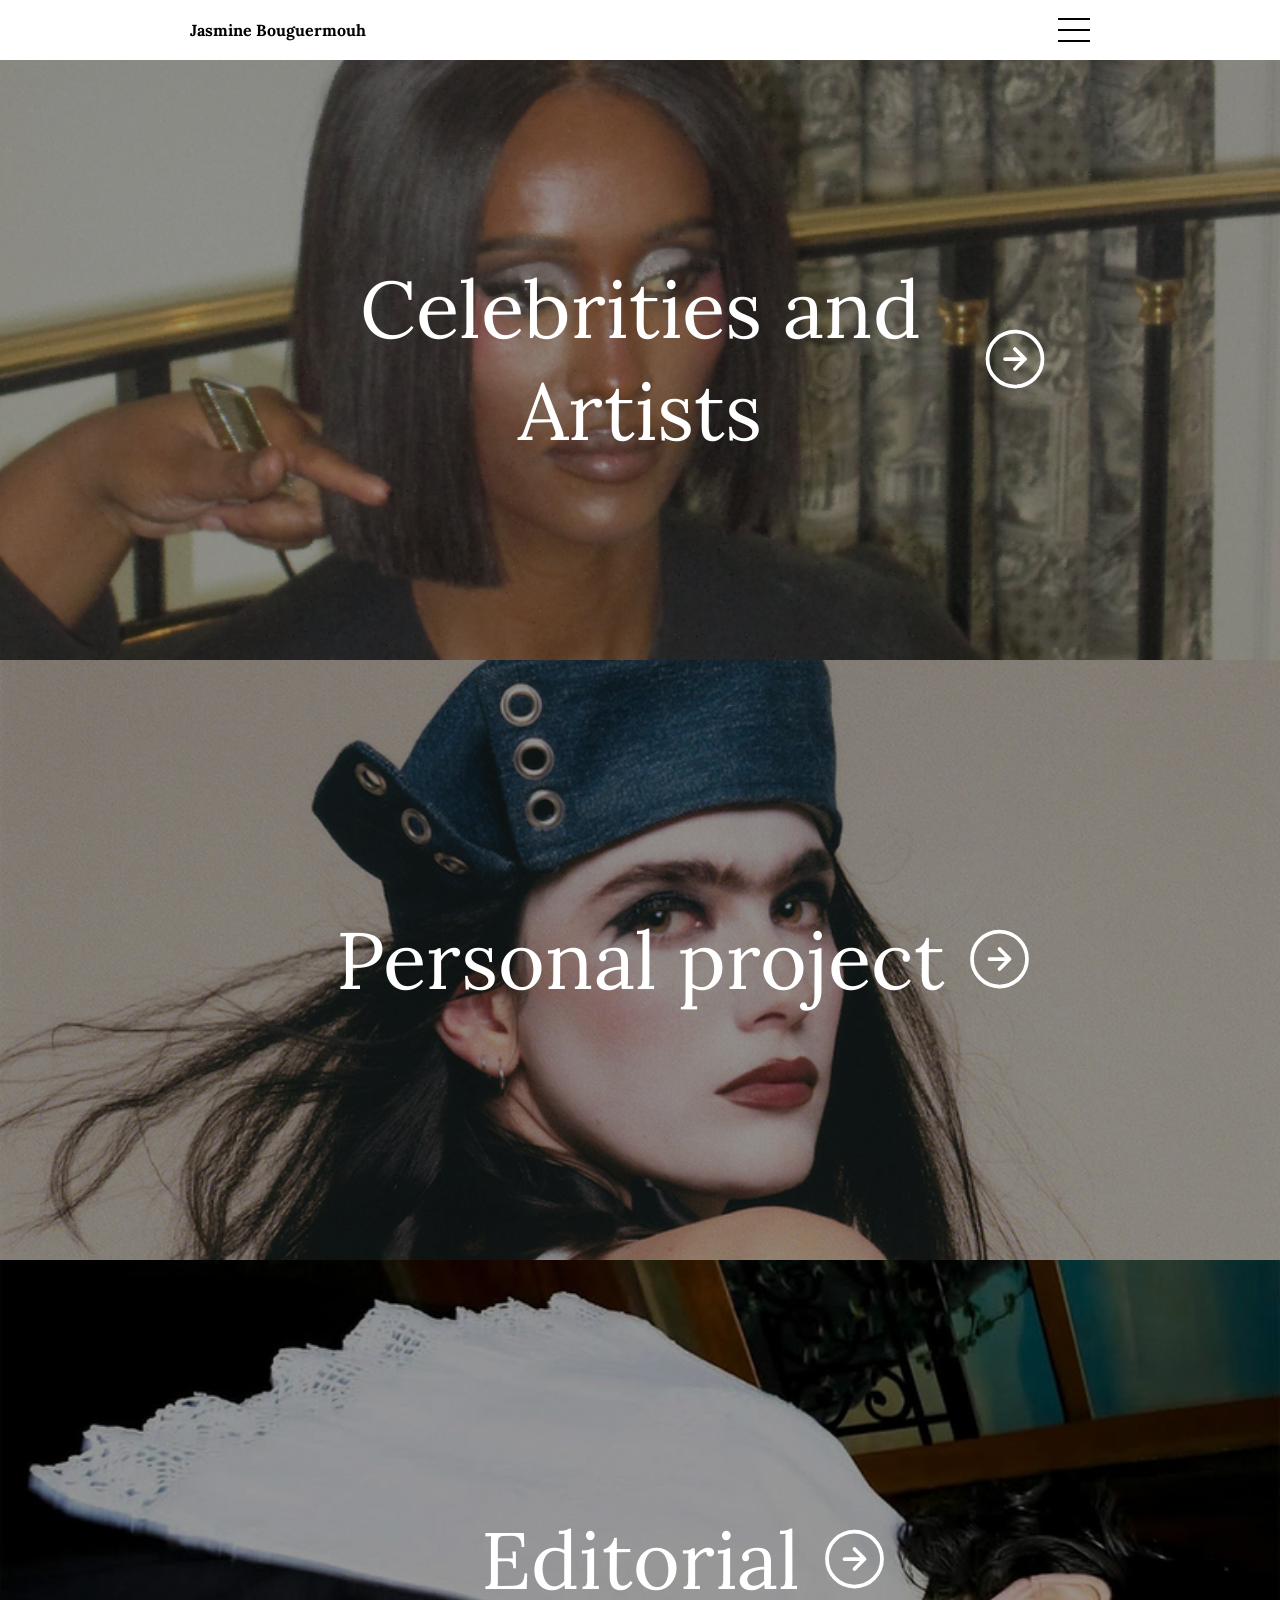
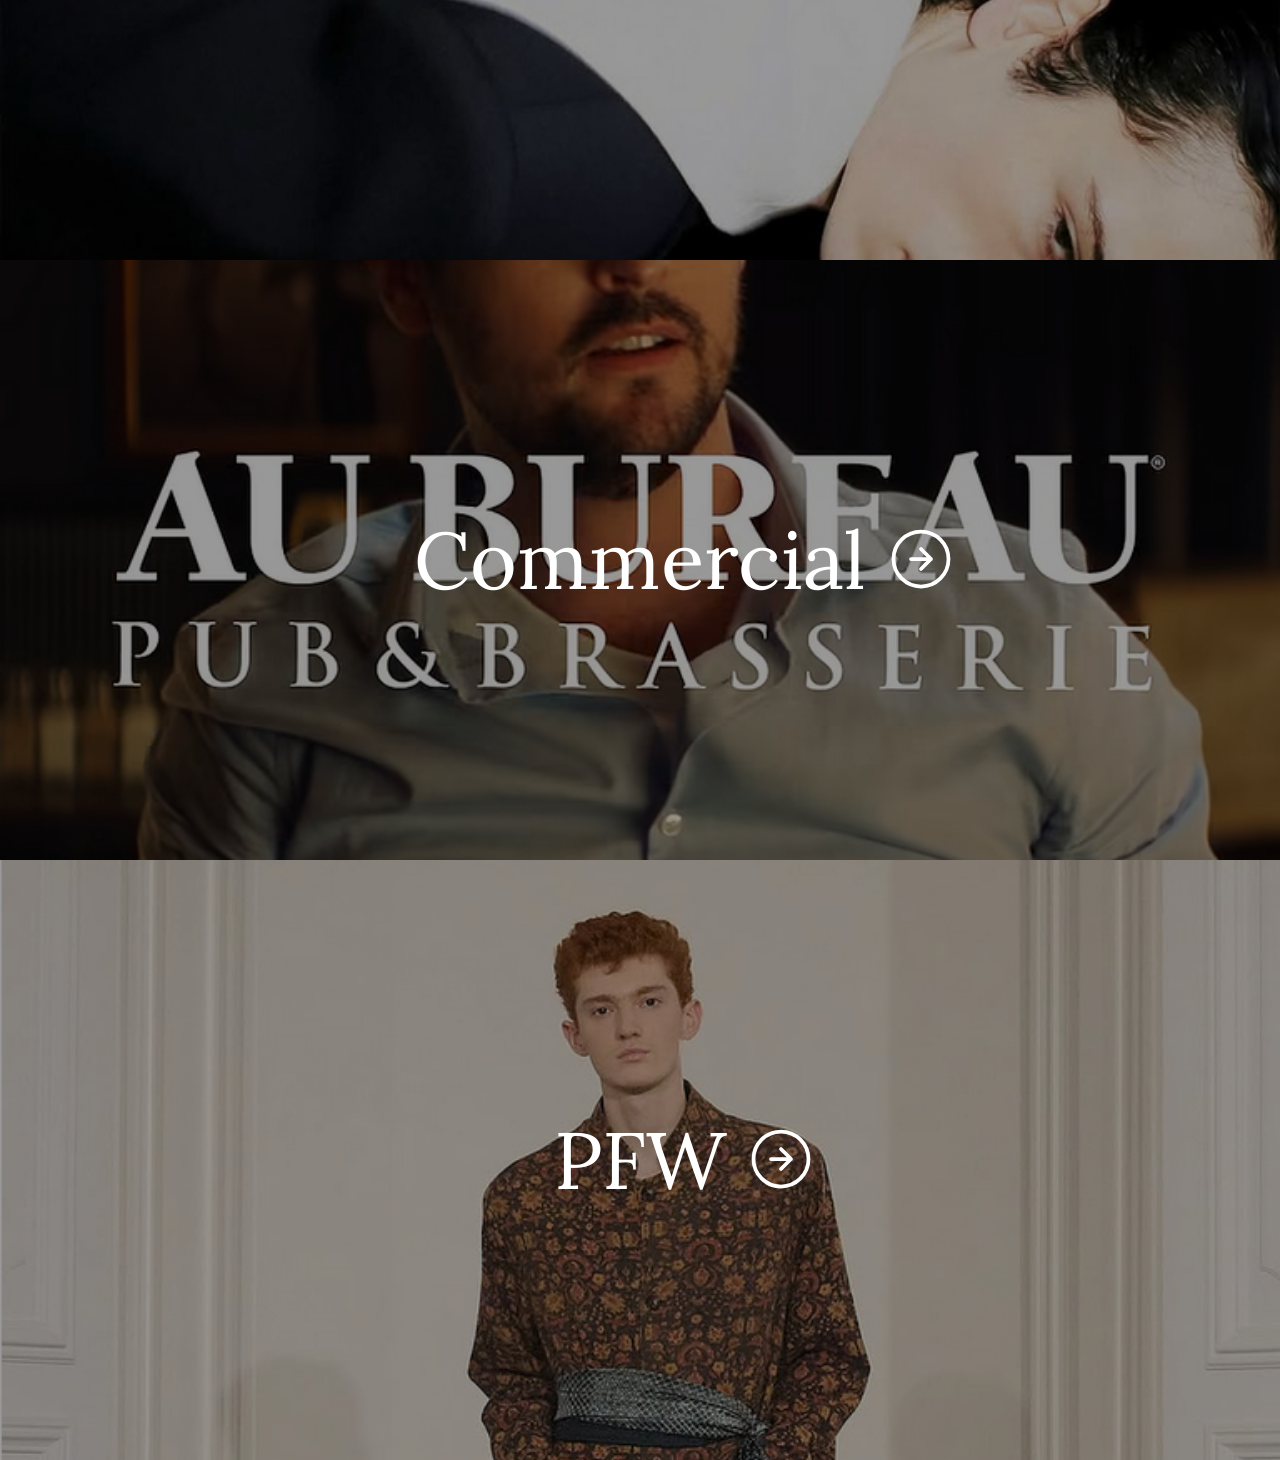
<file: home.html>
<!doctype html>
<html lang="fr">

<head>
    <meta charset="UTF-8">
    <meta name="viewport" content="width=device-width, initial-scale=1.0">
    <meta name="description" content="Jasmine Bouguermouh, Makeup Artist">
    <title>Jasmine Bouguermouh - Makeup Artist</title>
    <link rel="stylesheet" href="style.css">
    <link rel="preconnect" href="https://fonts.googleapis.com">
    <link rel="preconnect" href="https://fonts.gstatic.com" crossorigin>
    <link href="https://fonts.googleapis.com/css2?family=Lora:ital,wght@0,400..700;1,400..700&display=swap" rel="stylesheet">
</head>

<body>

<header>
    <nav>
        <div class="container">
            <div class="container-inner">

                <a class="jaz" href="home.html">Jasmine Bouguermouh</a>

                <button onclick="togglePopup()" class="box" id="menuBtn" aria-label="Ouvrir le menu">
                    <span></span>
                    <span></span>
                    <span></span>
                </button>

            </div>
        </div>
    </nav>
</header>

<div id="popup" class="popup">

    <div class="popup-content">

        <a href="home.html" class="popup-title">Jasmine Bouguermouh</a>

        <a href="contact.html" class="contact-title">Contact</a>

        <div class="social">
            <a href="https://www.instagram.com/jasminebrmh/" target="_blank" rel="noopener noreferrer">Instagram</a>
        </div>

    </div>

</div>

<main>
    <div class="grid">

        <a href="celebrities-and-artists.html" class="card">
            <img src="celeb_img/chanel.jpeg" 
            style="--pos-x: 50%; --pos-y: 60%;"
            alt="Jasmine Bouguermouh - Chanel Ayan">
            <div class="title">
                <span class="text">Celebrities and Artists</span>
                <span class="arrow">
                    <svg viewBox="0 0 24 24" class="arrow-svg">
                        <circle cx="12" cy="12" r="11" fill="none" stroke="white" stroke-width="1.5"/>
                        <path d="M8 12h8M12 8l4 4-4 4"
                              fill="none"
                              stroke="white"
                              stroke-width="1.5"
                              stroke-linecap="round"
                              stroke-linejoin="round"/>
                    </svg>
                </span>
            </div>
        </a>

        <a href="personal-project.html" class="card">
            <img src="pers_img/charlotte.png"
            style="--pos-x: 50%; --pos-y: 10%;"
            alt="Jasmine Bouguermouh - charlotte">
            <div class="title">
                <span class="text">Personal project</span>
                <span class="arrow">
                    <svg viewBox="0 0 24 24" class="arrow-svg">
                        <circle cx="12" cy="12" r="11" fill="none" stroke="white" stroke-width="1.5"/>
                        <path d="M8 12h8M12 8l4 4-4 4"
                              fill="none"
                              stroke="white"
                              stroke-width="1.5"
                              stroke-linecap="round"
                              stroke-linejoin="round"/>
                    </svg>
                </span>
            </div>
        </a>

        <a href="editorial.html" class="card">
            <img src="edit_img/vanity.png"
            loading="lazy"
            style="--pos-x: 50%; --pos-y: 55%;"
            alt="Jasmine Bouguermouh - vanity TEEN">
            <div class="title">
                <span class="text">Editorial</span>
                <span class="arrow">
                    <svg viewBox="0 0 24 24" class="arrow-svg">
                        <circle cx="12" cy="12" r="11" fill="none" stroke="white" stroke-width="1.5"/>
                        <path d="M8 12h8M12 8l4 4-4 4"
                              fill="none"
                              stroke="white"
                              stroke-width="1.5"
                              stroke-linecap="round"
                              stroke-linejoin="round"/>
                    </svg>
                </span>
            </div>
        </a>

        <a href="commercial.html" class="card">
            <img src="com_img/pub.png"
            loading="lazy"
            alt="Jasmine Bouguermouh - commercial">
            <div class="title">
                <span class="text">Commercial</span>
                <span class="arrow">
                    <svg viewBox="0 0 24 24" class="arrow-svg">
                        <circle cx="12" cy="12" r="11" fill="none" stroke="white" stroke-width="1.5"/>
                        <path d="M8 12h8M12 8l4 4-4 4"
                              fill="none"
                              stroke="white"
                              stroke-width="1.5"
                              stroke-linecap="round"
                              stroke-linejoin="round"/>
                    </svg>
                </span>
            </div>
        </a>

        <a href="pfw.html" class="card">
            <img src="pfw_img/kartik_7.png"
            loading="lazy"
            style="--pos-x: 50%; --pos-y: 5%;"
            alt="Jasmine Bouguermouh - Paris Fashion Week">
            <div class="title">
                <span class="text">PFW</span>
                <span class="arrow">
                    <svg viewBox="0 0 24 24" class="arrow-svg">
                        <circle cx="12" cy="12" r="11" fill="none" stroke="white" stroke-width="1.5"/>
                        <path d="M8 12h8M12 8l4 4-4 4"
                              fill="none"
                              stroke="white"
                              stroke-width="1.5"
                              stroke-linecap="round"
                              stroke-linejoin="round"/>
                    </svg>
                </span>
            </div>
        </a>

    </div>
</main>


<script src="script.js" defer></script>
</body>
</html>
</file>
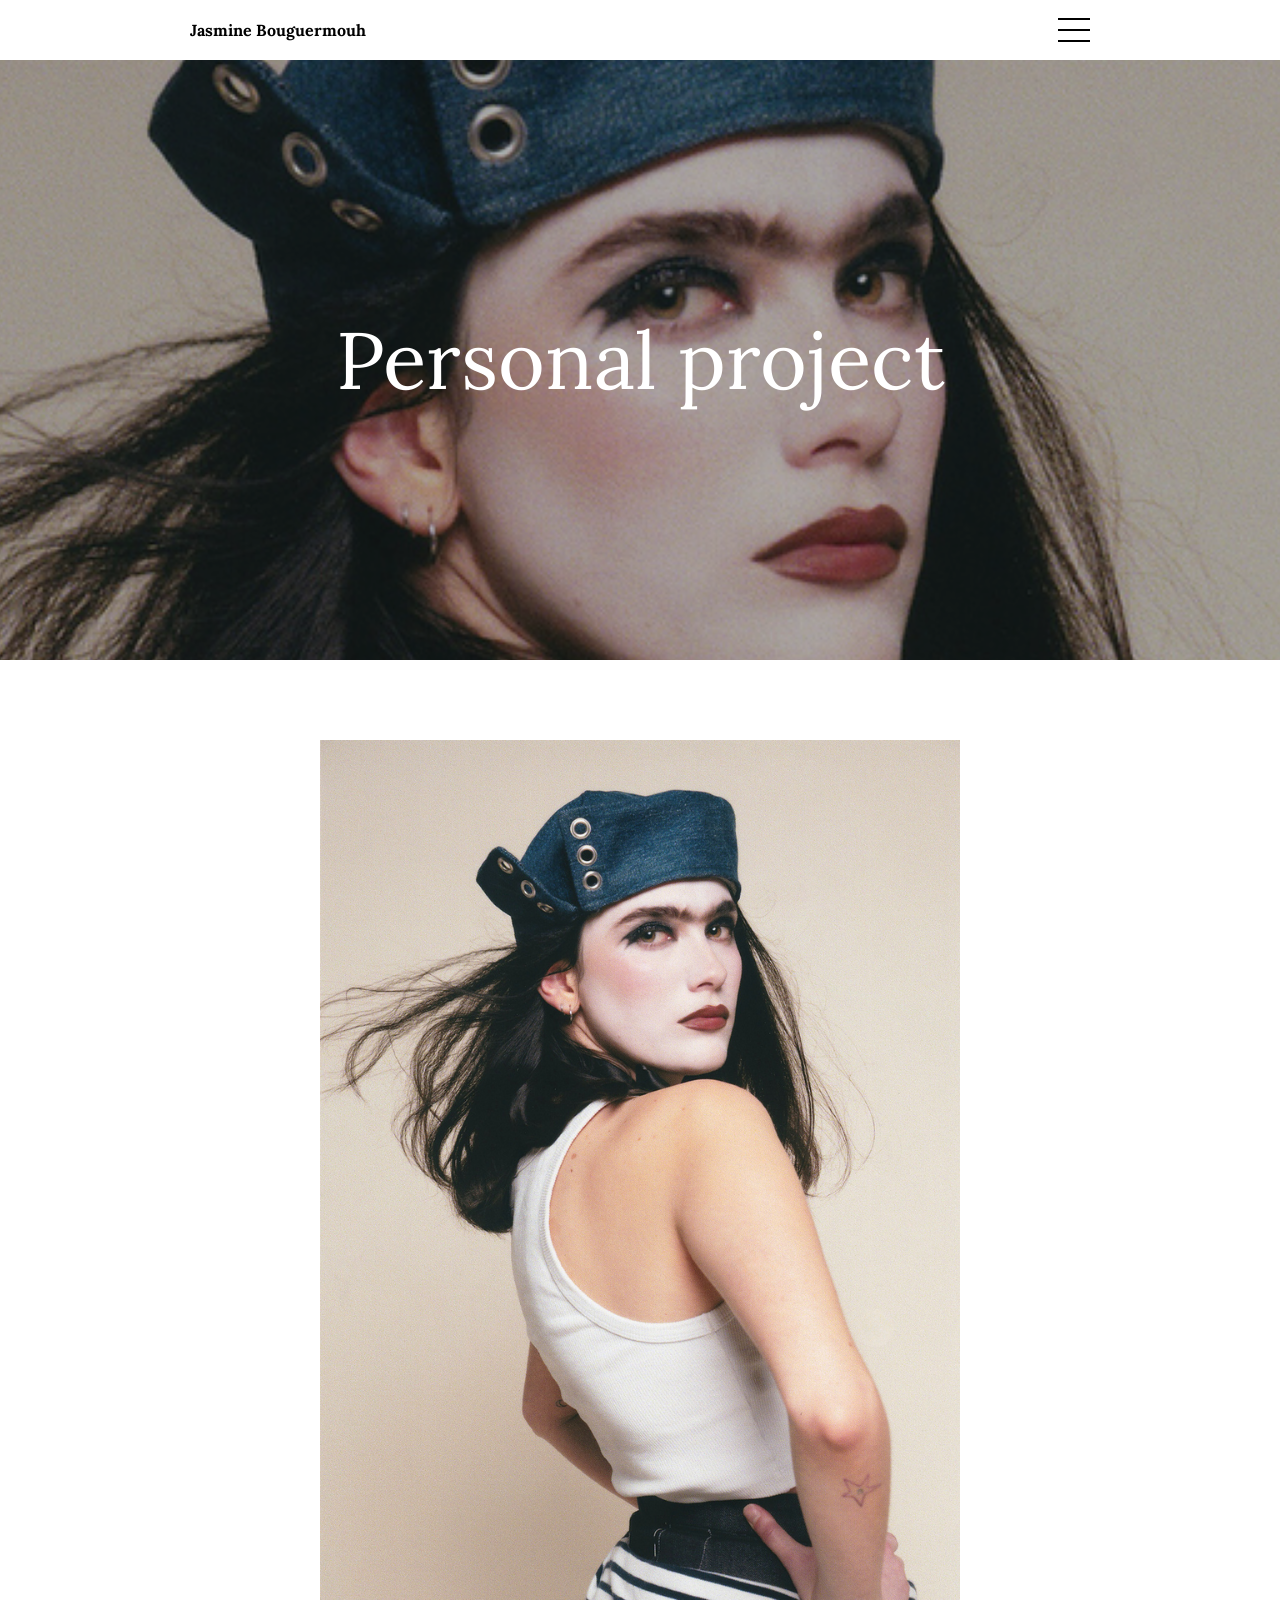
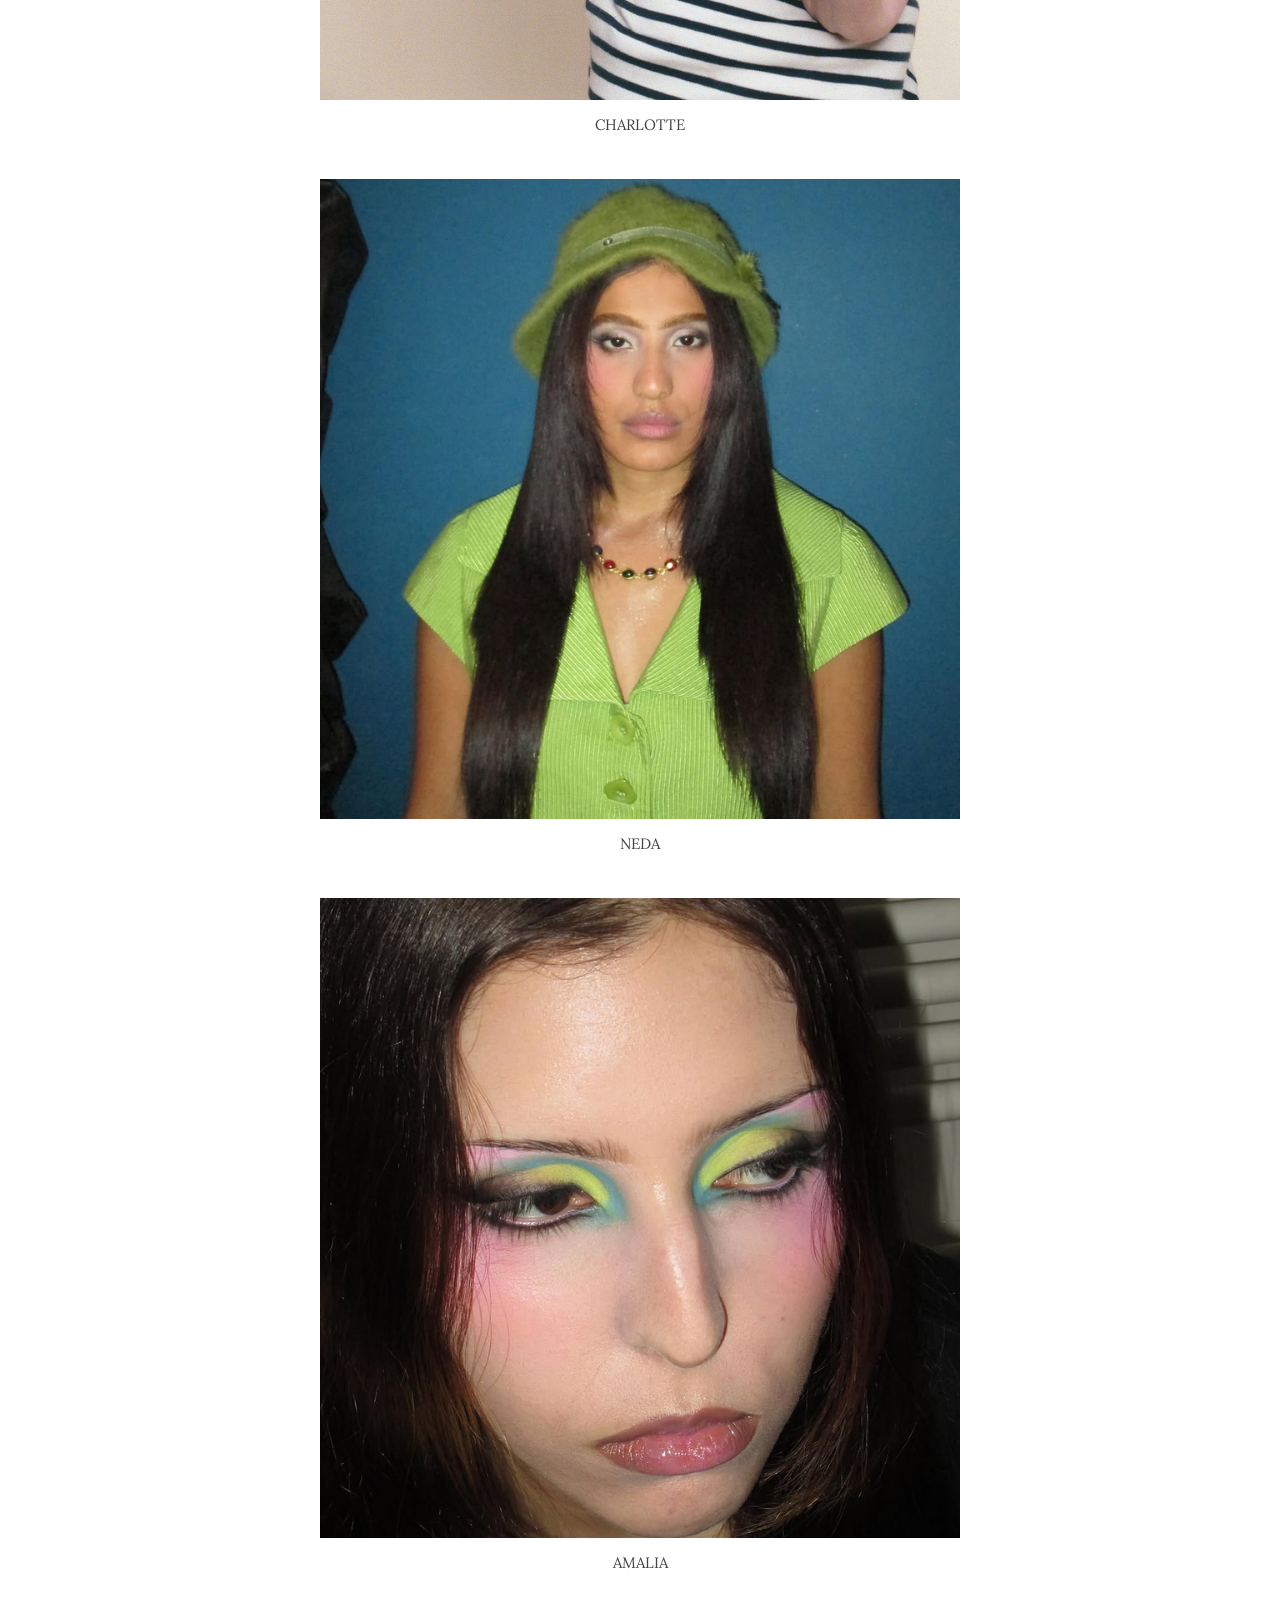
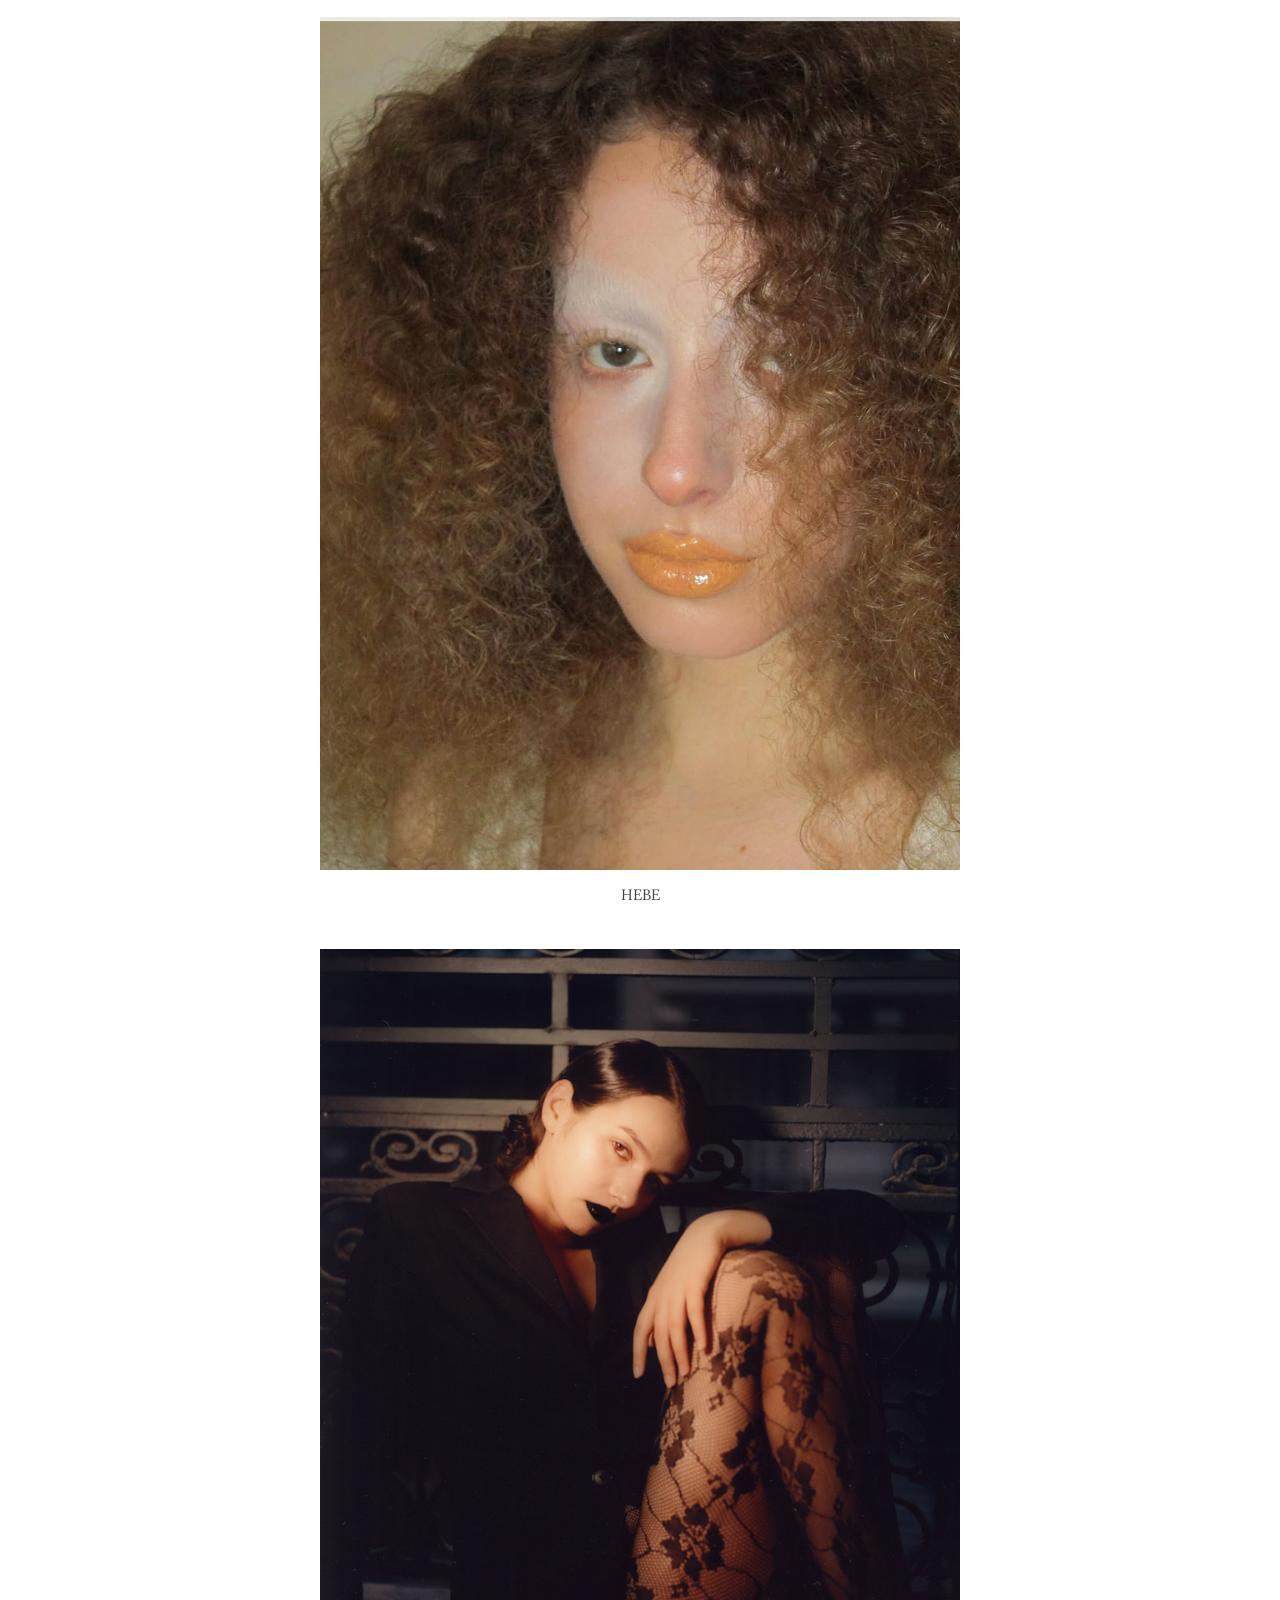
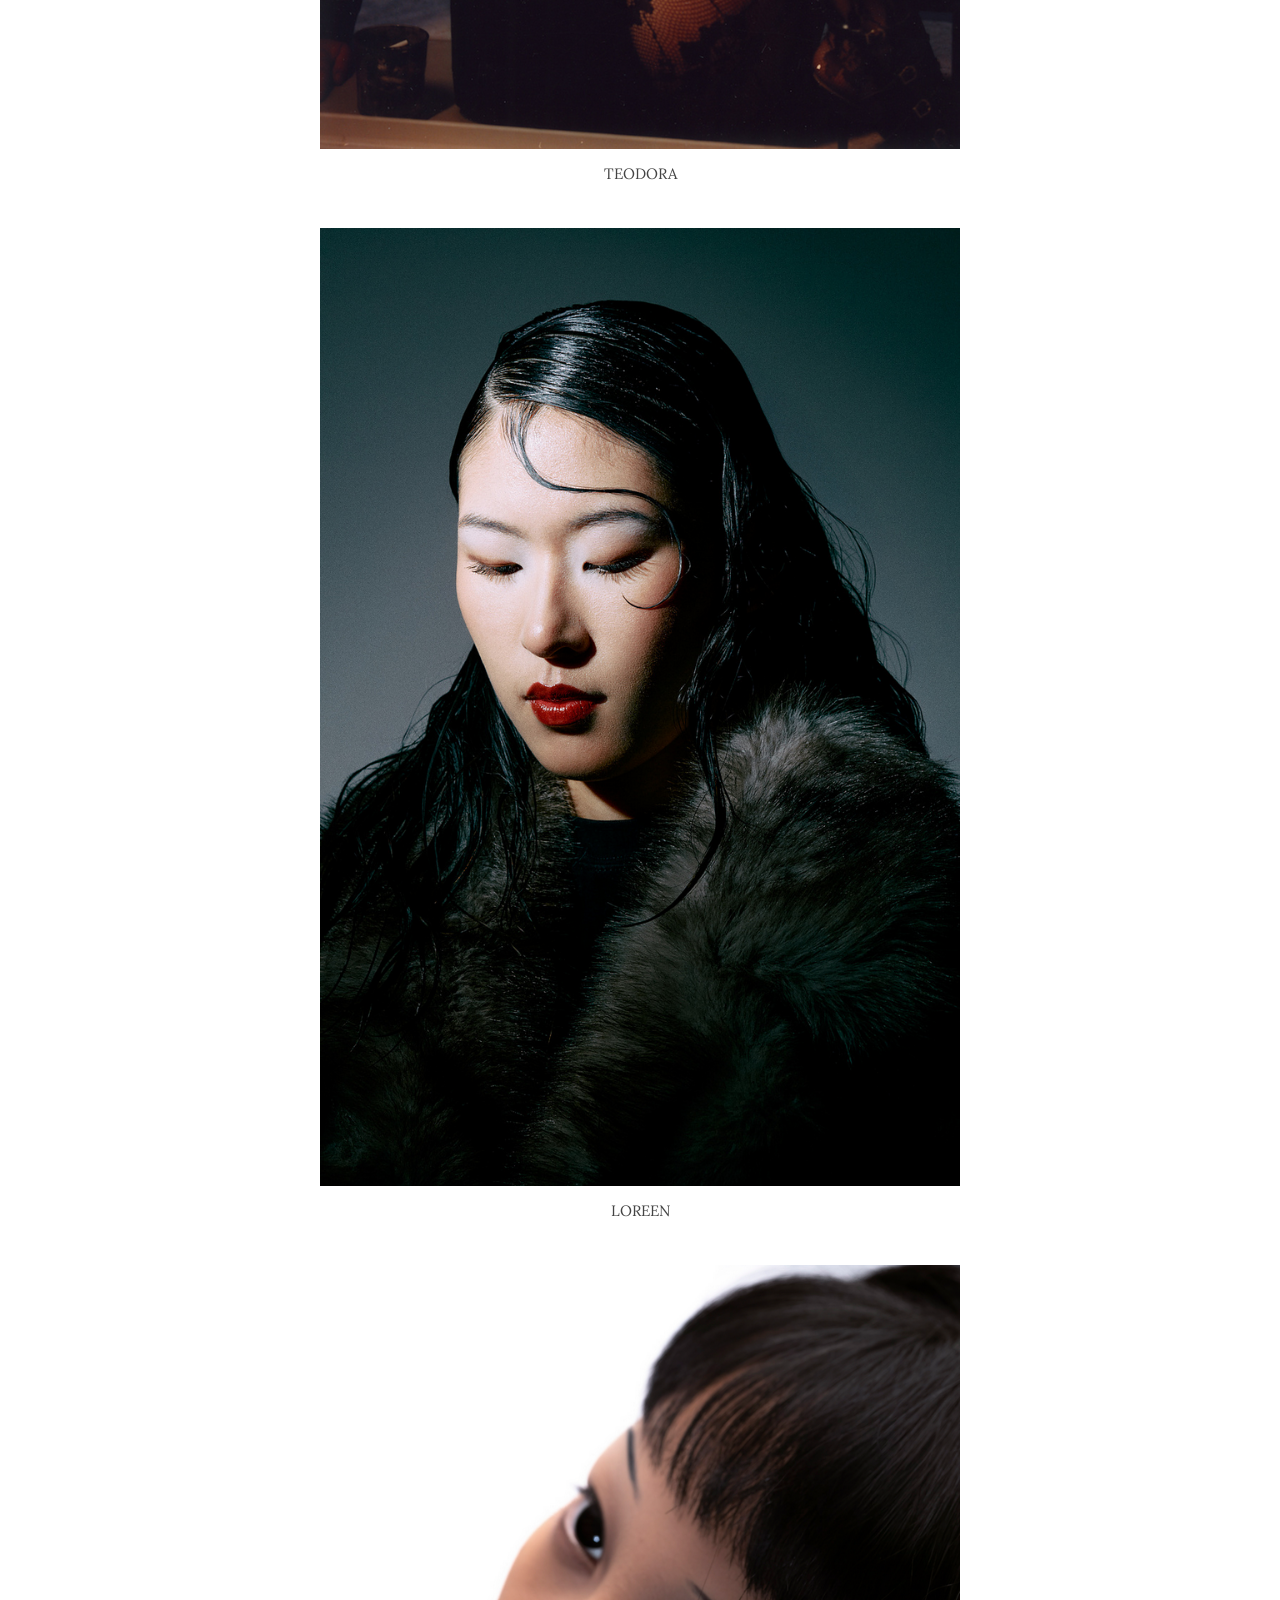
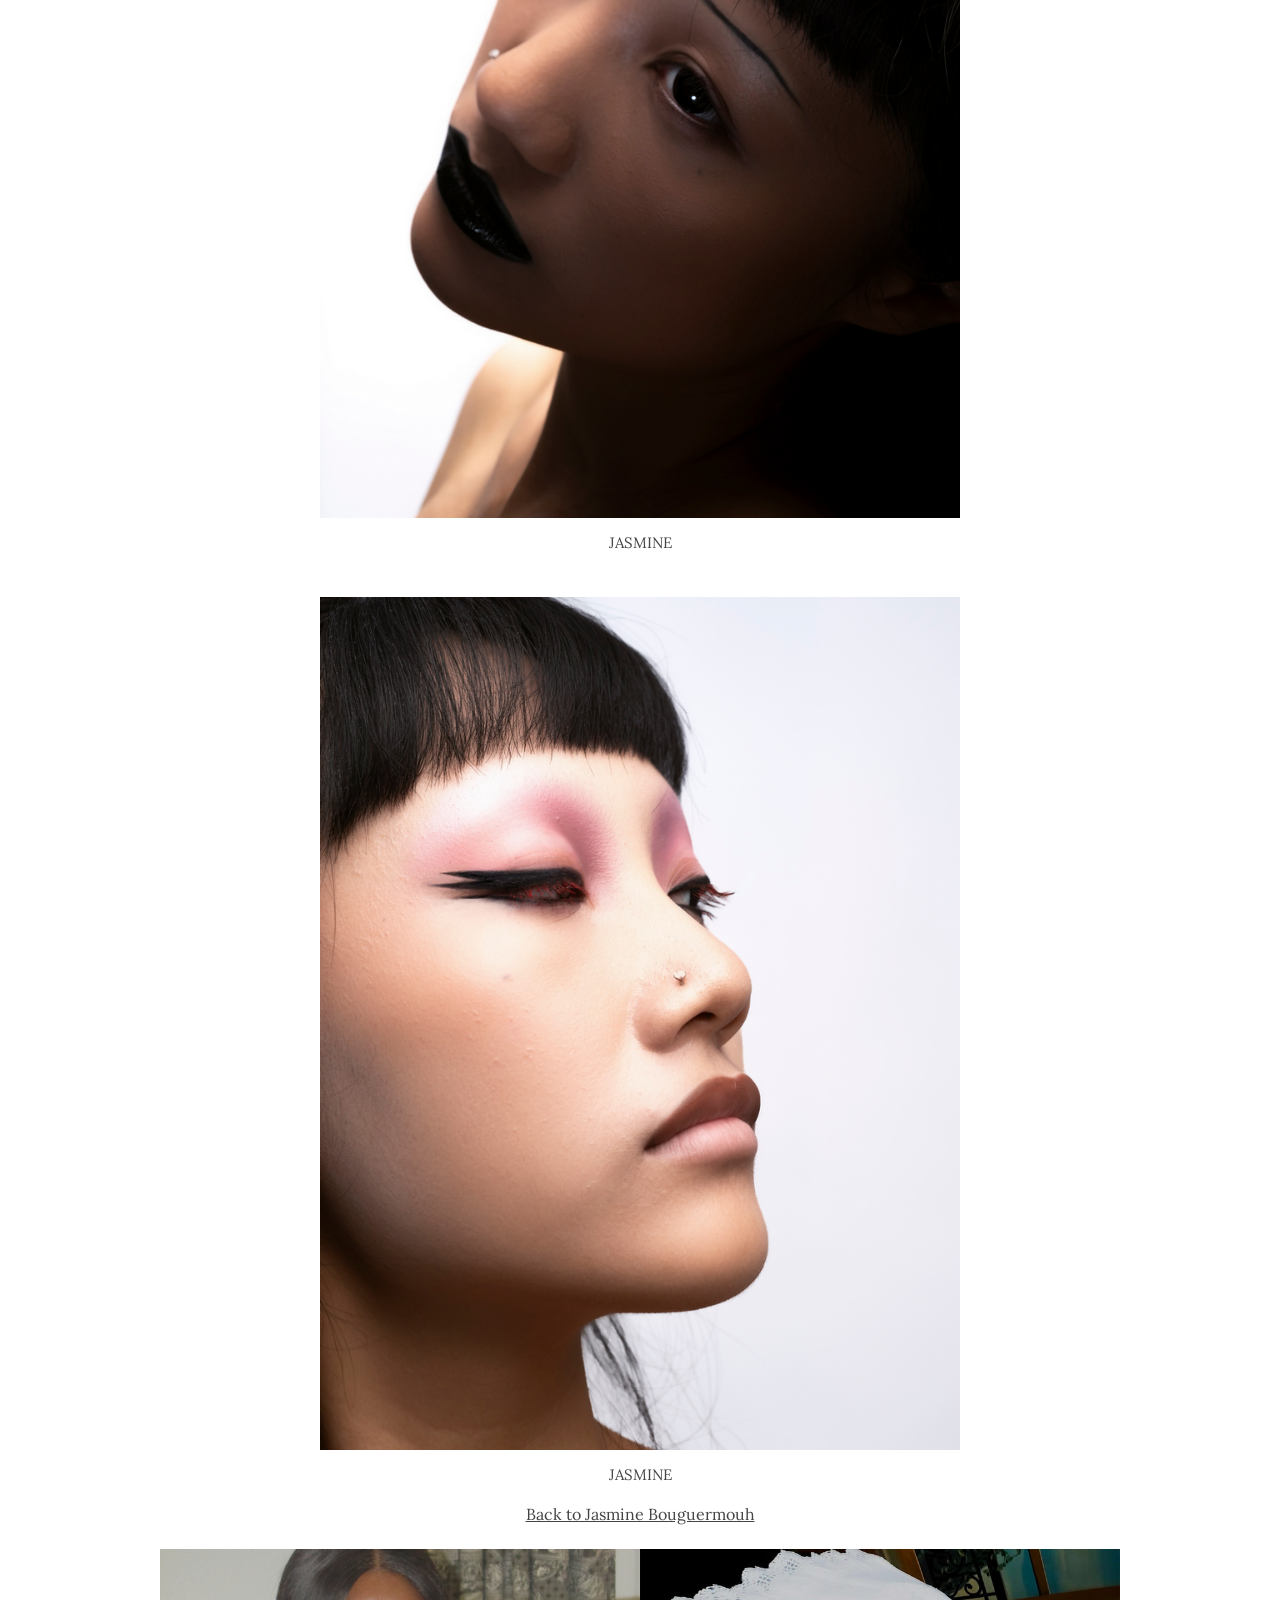
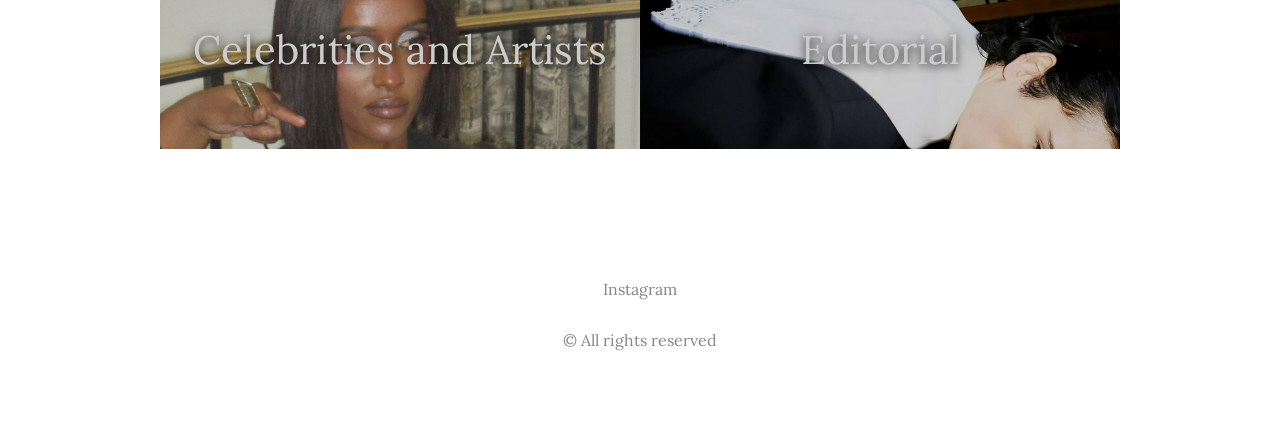
<file: personal-project.html>
<!doctype html>
<html lang="fr">

<head>
    <meta charset="UTF-8">
    <meta name="viewport" content="width=device-width, initial-scale=1.0">
    <meta name="description" content="Jasmine Bouguermouh - Personal makeup projects. Portraits of Charlotte, Neda, Amalia, Hebe, Teodora and Loreen.">
    <meta name="robots" content="index, follow">
    <meta name="author" content="Jasmine Bouguermouh">
    <meta property="og:type" content="website">
    <meta property="og:title" content="Jasmine Bouguermouh - Personal Project">
    <meta property="og:description" content="Jasmine Bouguermouh - Personal makeup projects.">
    <meta property="og:image" content="https://jasminebouguermouh.fr/pers_img/charlotte.png">
    <meta property="og:url" content="https://jasminebouguermouh.fr/personal-project.html">
    <meta property="og:locale" content="fr_FR">
    <meta name="twitter:card" content="summary_large_image">
    <meta name="twitter:title" content="Jasmine Bouguermouh - Personal Project">
    <meta name="twitter:description" content="Jasmine Bouguermouh - Personal makeup projects.">
    <meta name="twitter:image" content="https://jasminebouguermouh.fr/pers_img/charlotte.png">
    <title>Jasmine Bouguermouh - Personal Project</title>
    <link rel="stylesheet" href="style.css">
    <link rel="preconnect" href="https://fonts.googleapis.com">
    <link rel="preconnect" href="https://fonts.gstatic.com" crossorigin>
    <link href="https://fonts.googleapis.com/css2?family=Lora:ital,wght@0,400..700;1,400..700&display=swap" rel="stylesheet">

    <link rel="icon" type="image/png" sizes="32x32" href="/favicon_io/favicon-32x32.png">
    <link rel="icon" type="image/png" sizes="16x16" href="/favicon_io/favicon-16x16.png">
    <link rel="apple-touch-icon" sizes="180x180" href="/favicon_io/apple-touch-icon.png">
    <link rel="icon" href="/favicon_io/favicon.ico">
</head>

<body>

<header>
    <nav>
        <div class="container">
            <div class="container-inner">

                <a class="jaz" href="index.html">Jasmine Bouguermouh</a>

                <button onclick="togglePopup()" class="box" id="menuBtn" aria-label="Ouvrir le menu">
                    <span></span>
                    <span></span>
                    <span></span>
                </button>

            </div>
        </div>
    </nav>
</header>

<div id="popup" class="popup">

    <div class="popup-content">

        <a href="index.html" class="popup-title">Jasmine Bouguermouh</a>

        <a href="contact.html" class="contact-title">Contact</a>

        <div class="social">
            <a href="https://www.instagram.com/jasminebrmh/" target="_blank" rel="noopener noreferrer">Instagram</a>
        </div>

    </div>

</div>

<main class="page-celeb">

    <div class="hero">
        <img src="pers_img/charlotte.png"
        style="--pos-x: 50%; --pos-y: 10%; --zoom: 1.5;" 
        alt="Personal project">

        <div class="hero-text">
            Personal project
        </div>
    </div>

    <div class="media-page">

        <div class="media-block">
            <img src="pers_img/charlotte.png" alt="CHARLOTTE">
            <p class="media-title">CHARLOTTE</p>
        </div>

        <div class="media-block">
            <img src="pers_img/neda.png" 
            loading="lazy"
            alt="NEDA">
            <p class="media-title">NEDA</p>
        </div>

        <div class="media-block">
            <img src="pers_img/amalia.png" 
            loading="lazy"
            alt="AMALIA">
            <p class="media-title">AMALIA</p>
        </div>

        <div class="media-block">
            <img src="pers_img/hebe.png" 
            loading="lazy"
            alt="HEBE">
            <p class="media-title">HEBE</p>
        </div>

        <div class="media-block">
            <img src="pers_img/teodora.png"
            loading="lazy"
            alt="TEODORA">
            <p class="media-title">TEODORA</p>
        </div>

        <div class="media-block">
            <img src="pers_img/loreen.png"
            loading="lazy"
             alt="LOREEN">
            <p class="media-title">LOREEN</p>
        </div>

        <div class="media-block">
            <img src="pers_img/jasmine.png" 
            loading="lazy"
            alt="JASMINE">
            <p class="media-title">JASMINE</p>
        </div>

        <div class="media-block">
            <img src="pers_img/jasmine_2.png" 
            loading="lazy"
            alt="JASMINE">
            <p class="media-title">JASMINE</p>
        </div>

        

    </div>

    <a href="index.html" class="media-back">Back to Jasmine Bouguermouh</a>

    <div class="bottom-nav">
    <a href="celebrities-and-artists.html" class="card-prev-duo">
        <img src="celeb_img/chanel.jpeg" 
        style="--pos-x: 50%; --pos-y: 54%; --zoom: 1;"
        loading="lazy"
        alt="Celebrities">
        <div class="next-title">Celebrities and Artists</div>
    </a>

    <a href="editorial.html" class="card-next-duo">
        <img src="edit_img/vanity.png"
        loading="lazy"
        style="--pos-x: 50%; --pos-y: 55%; --zoom: 1;"
        alt="Editorial">
        <div class="next-title">Editorial</div>
    </a>
</div>

</main>

<footer>

    <div class="social">

        <div class="social-links">
            <a href="https://www.instagram.com/jasminebrmh/" target="_blank" rel="noopener noreferrer">Instagram</a>
        </div>

        <p class="copy">© All rights reserved</p>

    </div>

</footer>

<script src="script.js" defer></script>

</body>
</html>
</file>
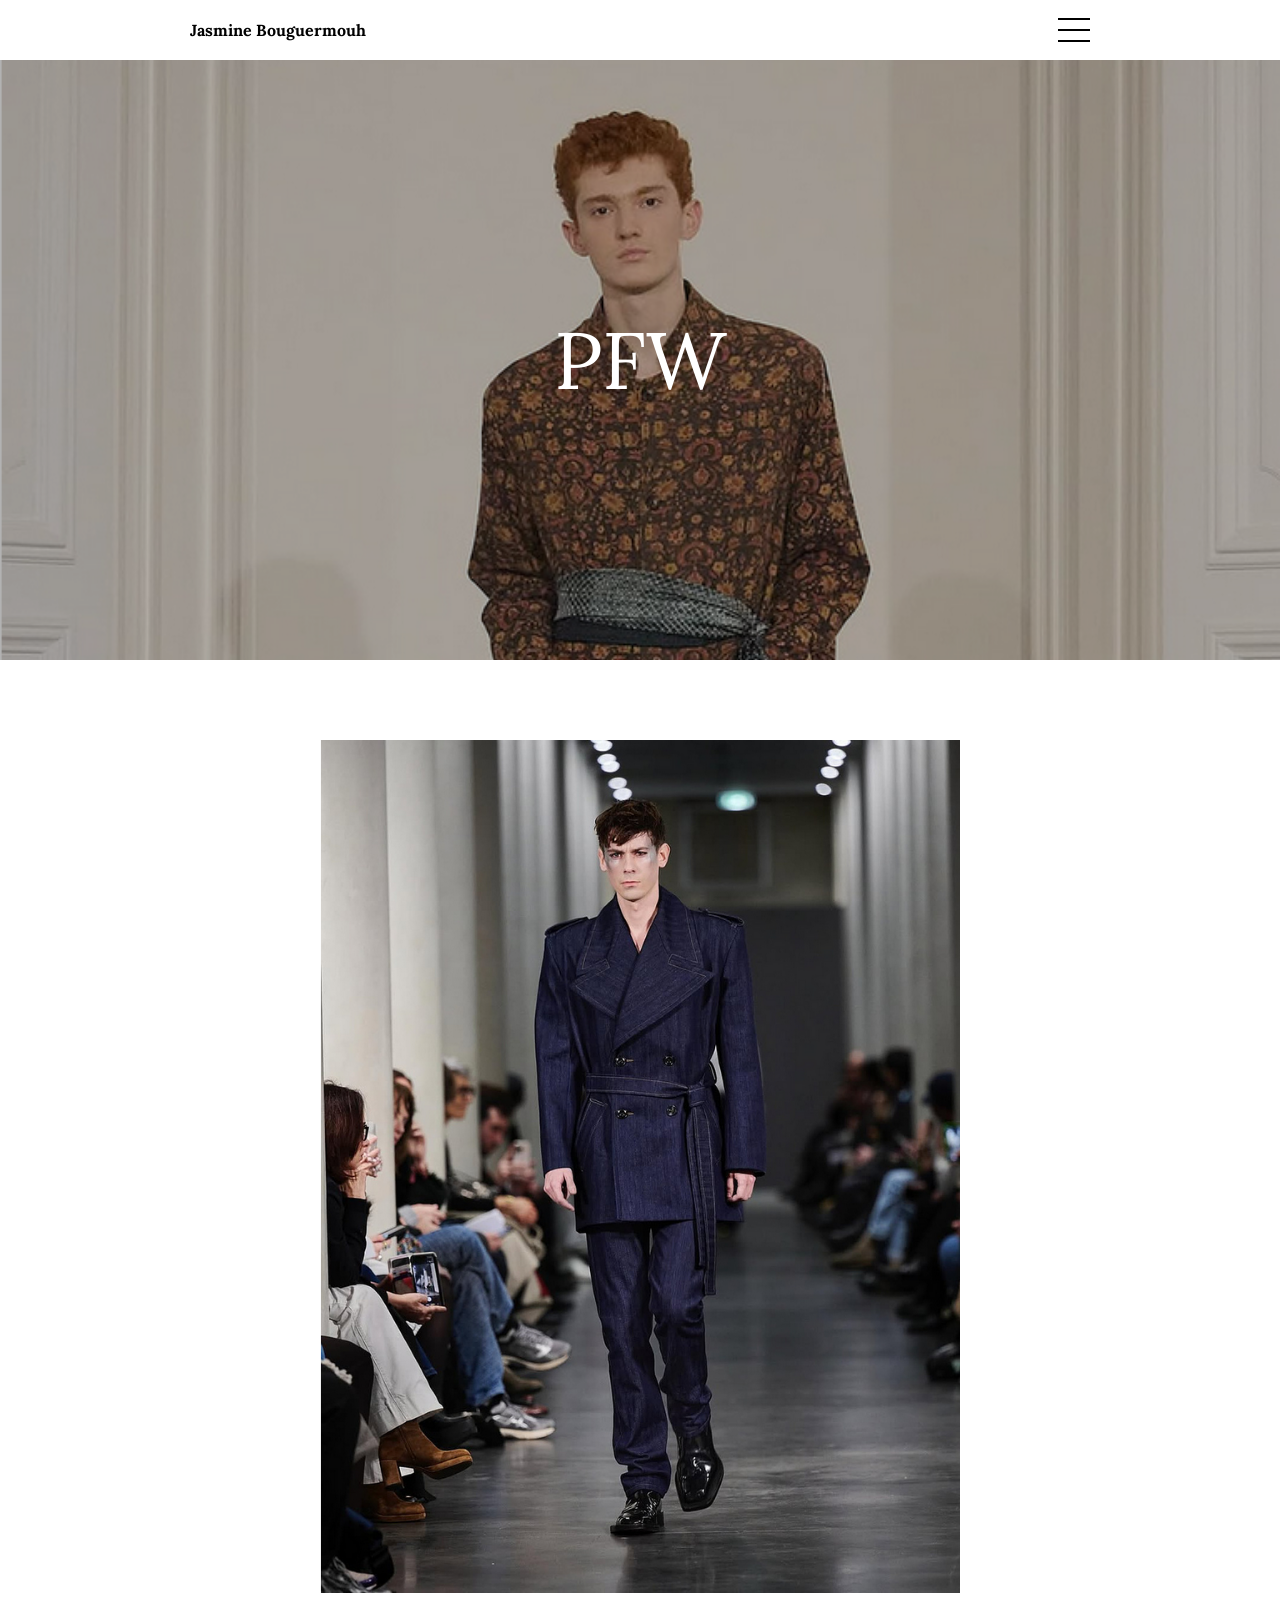
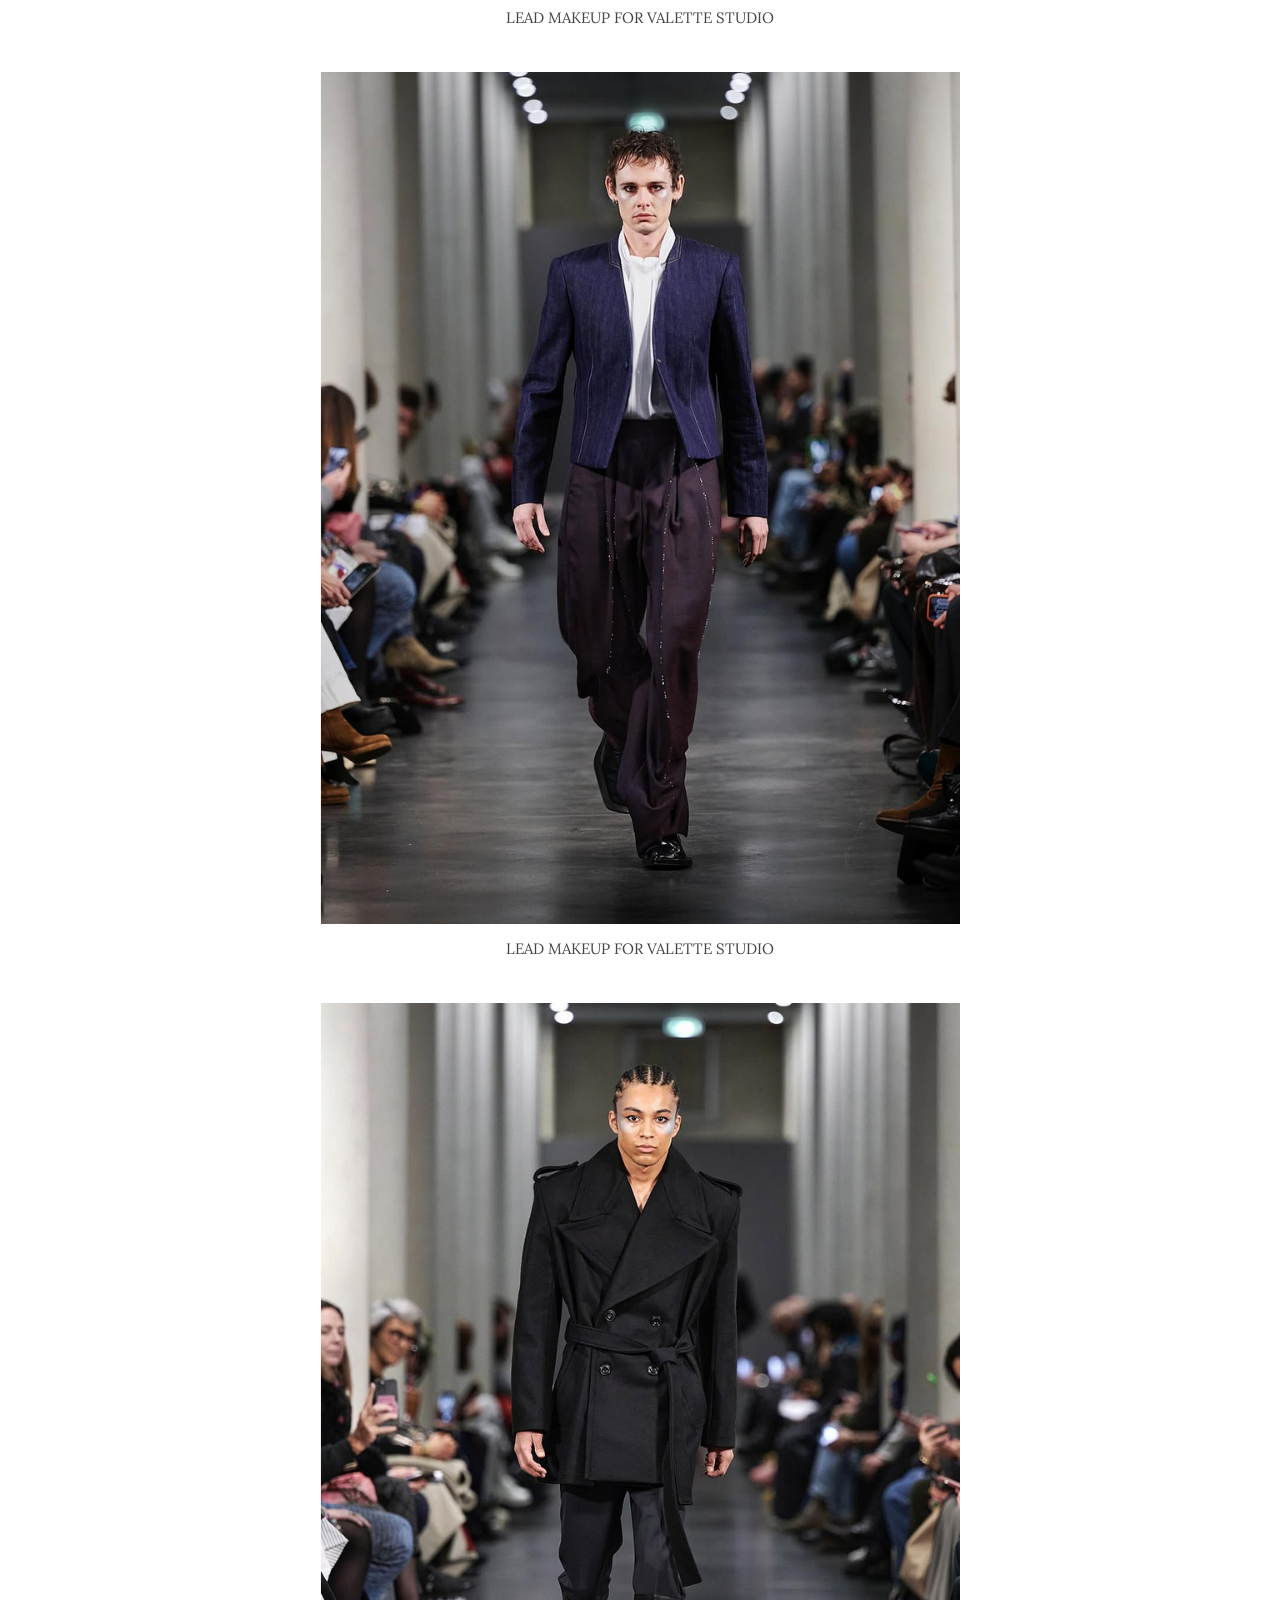
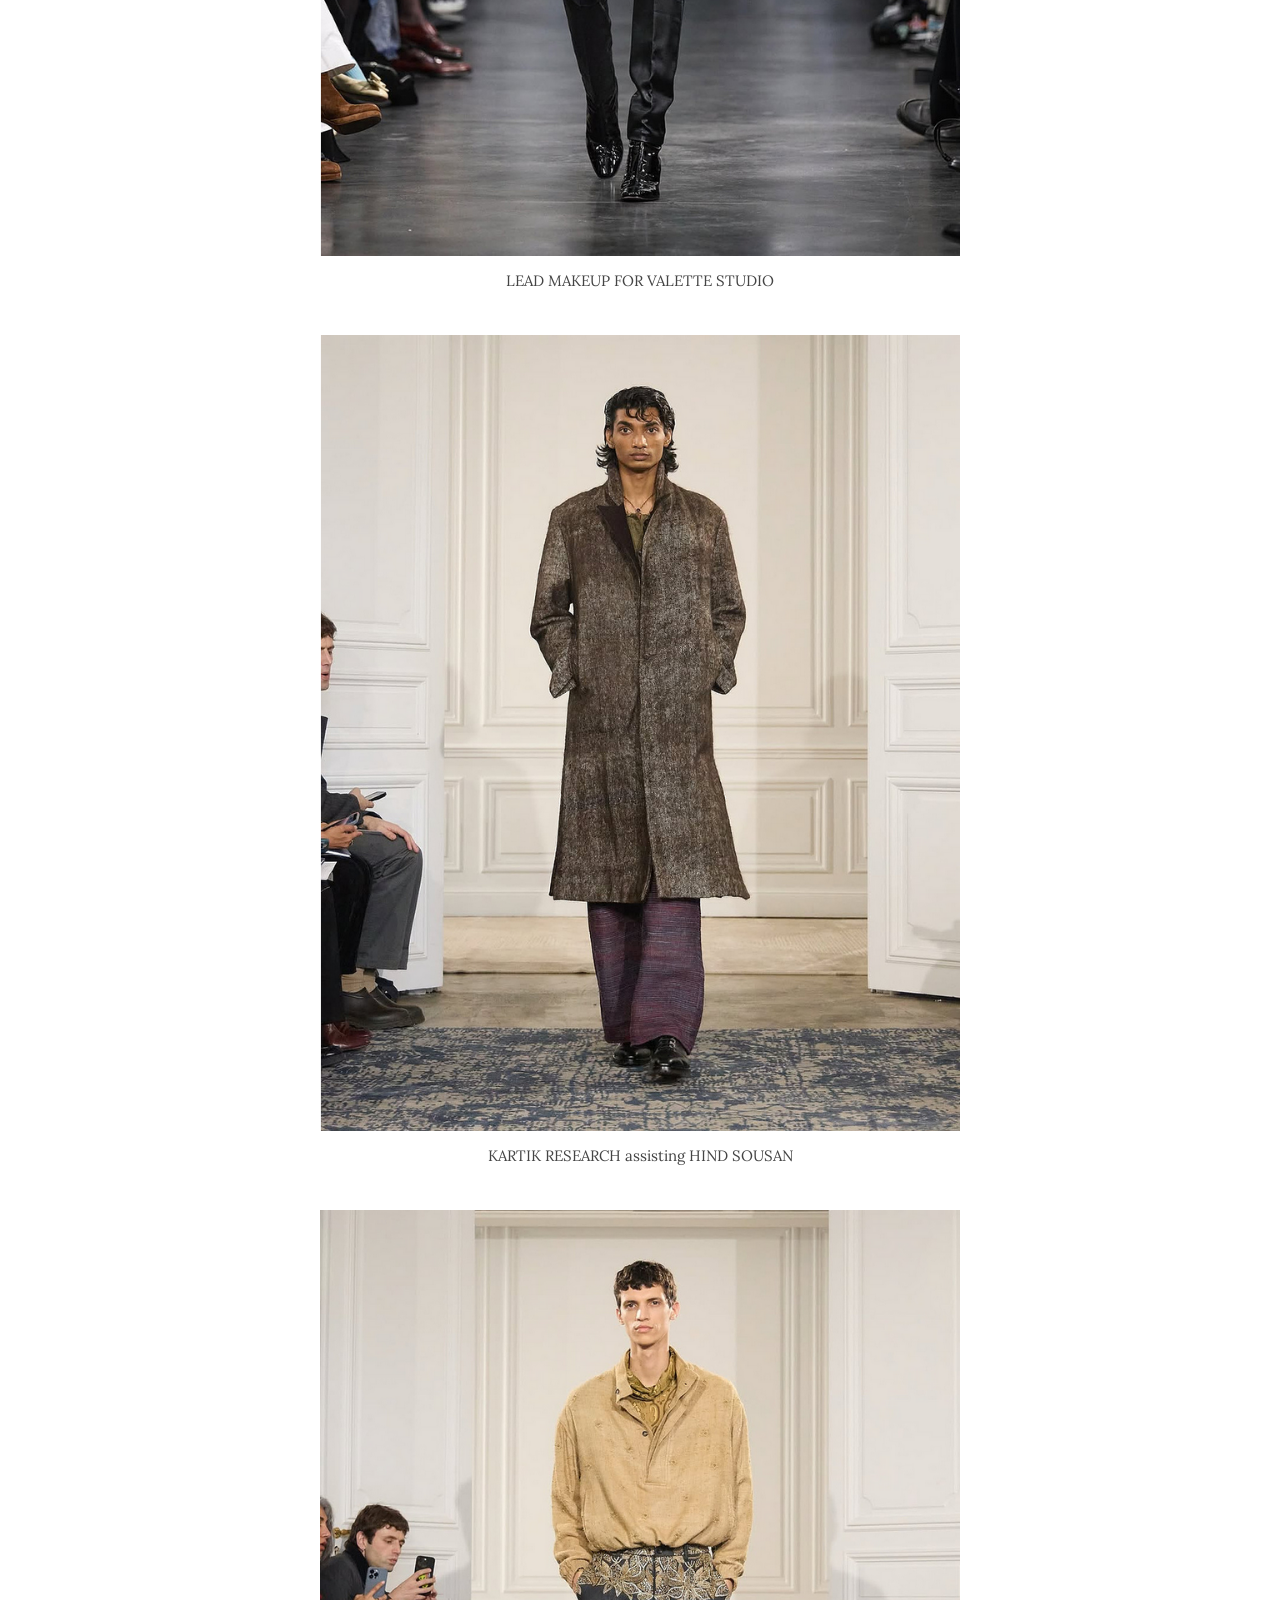
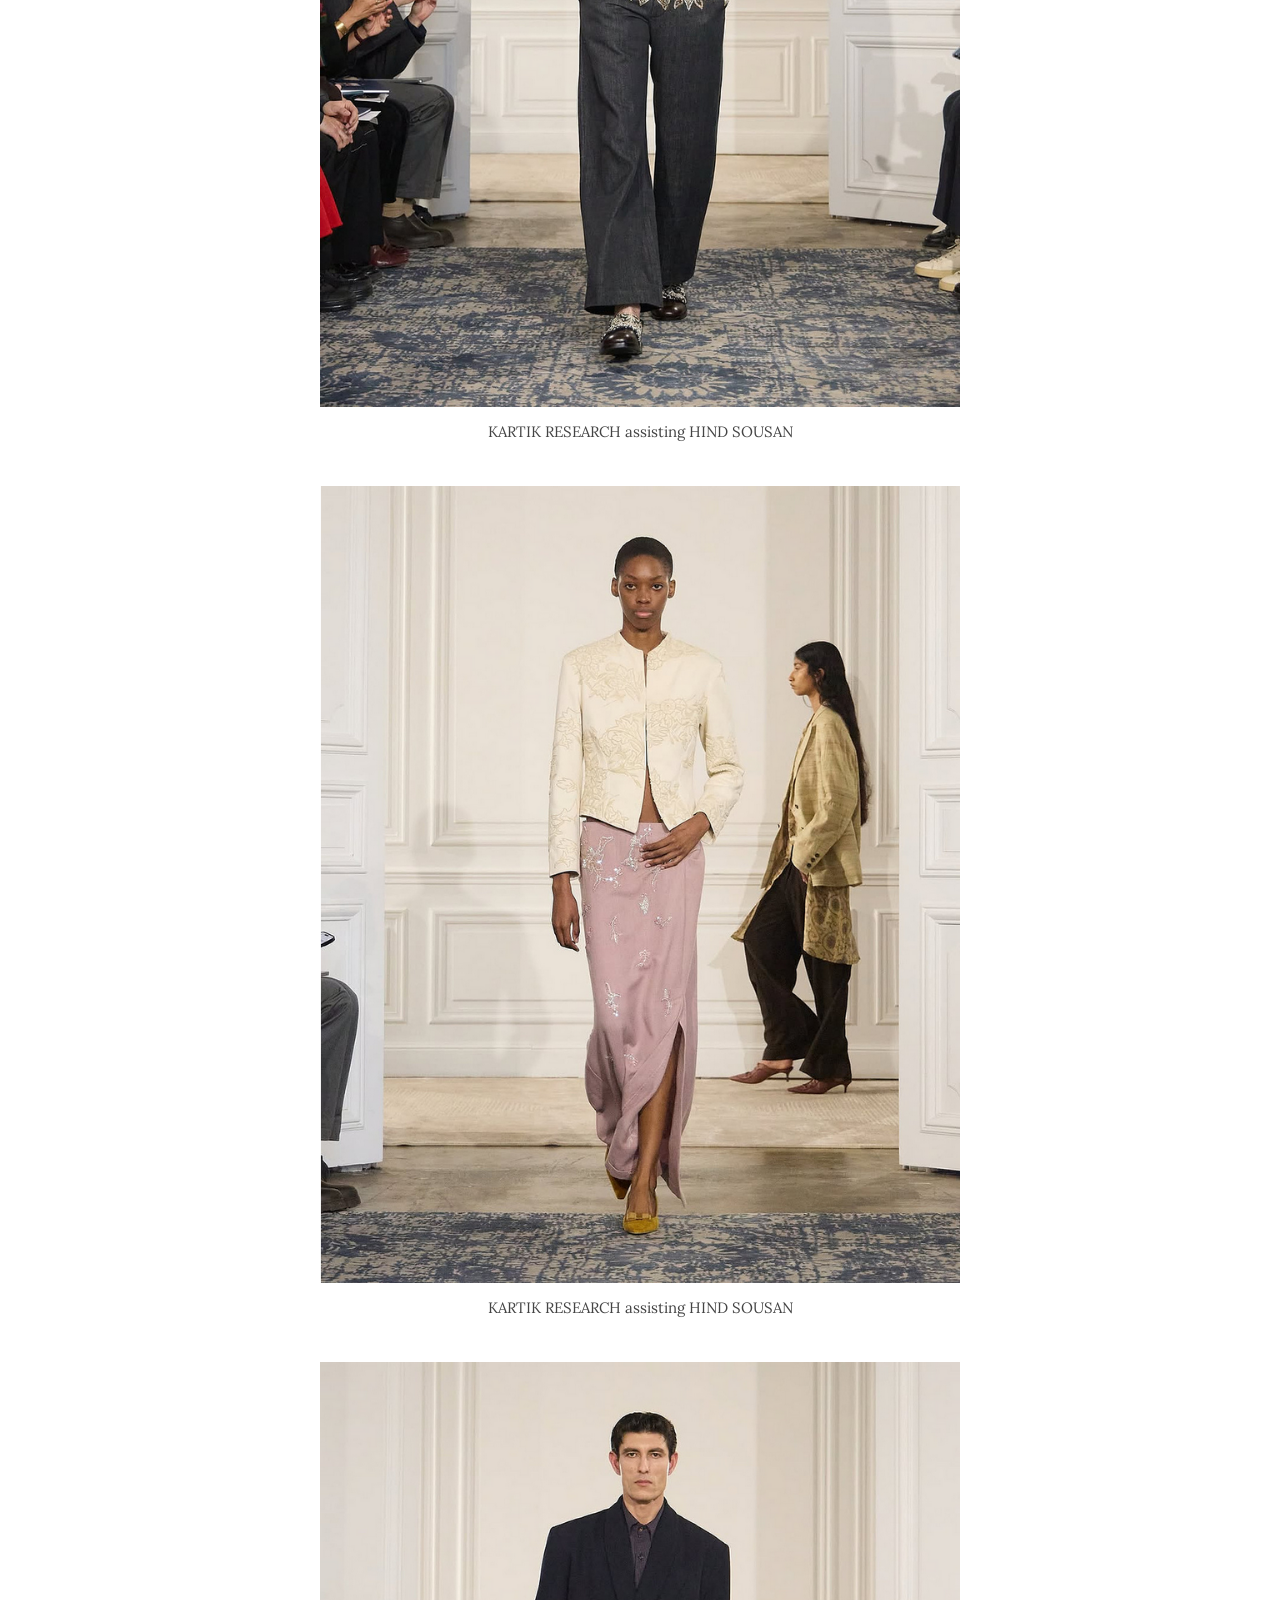
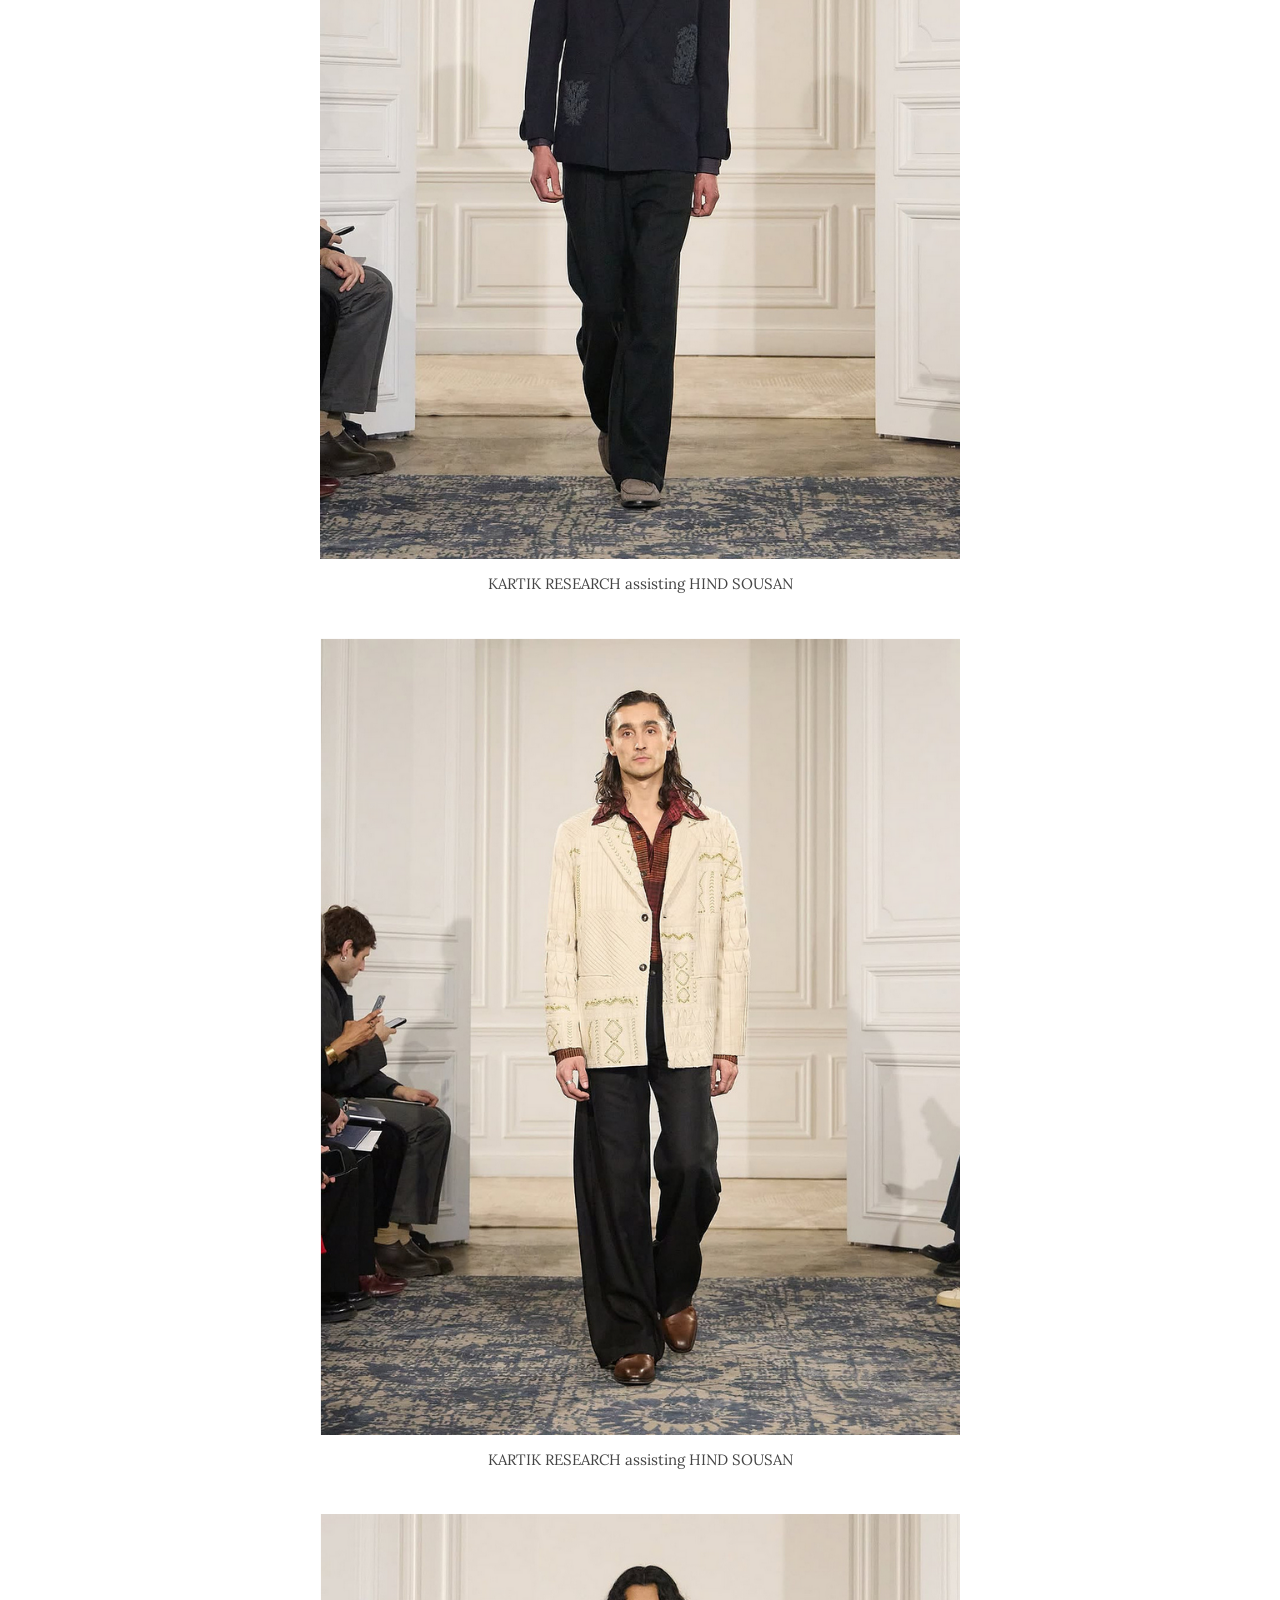
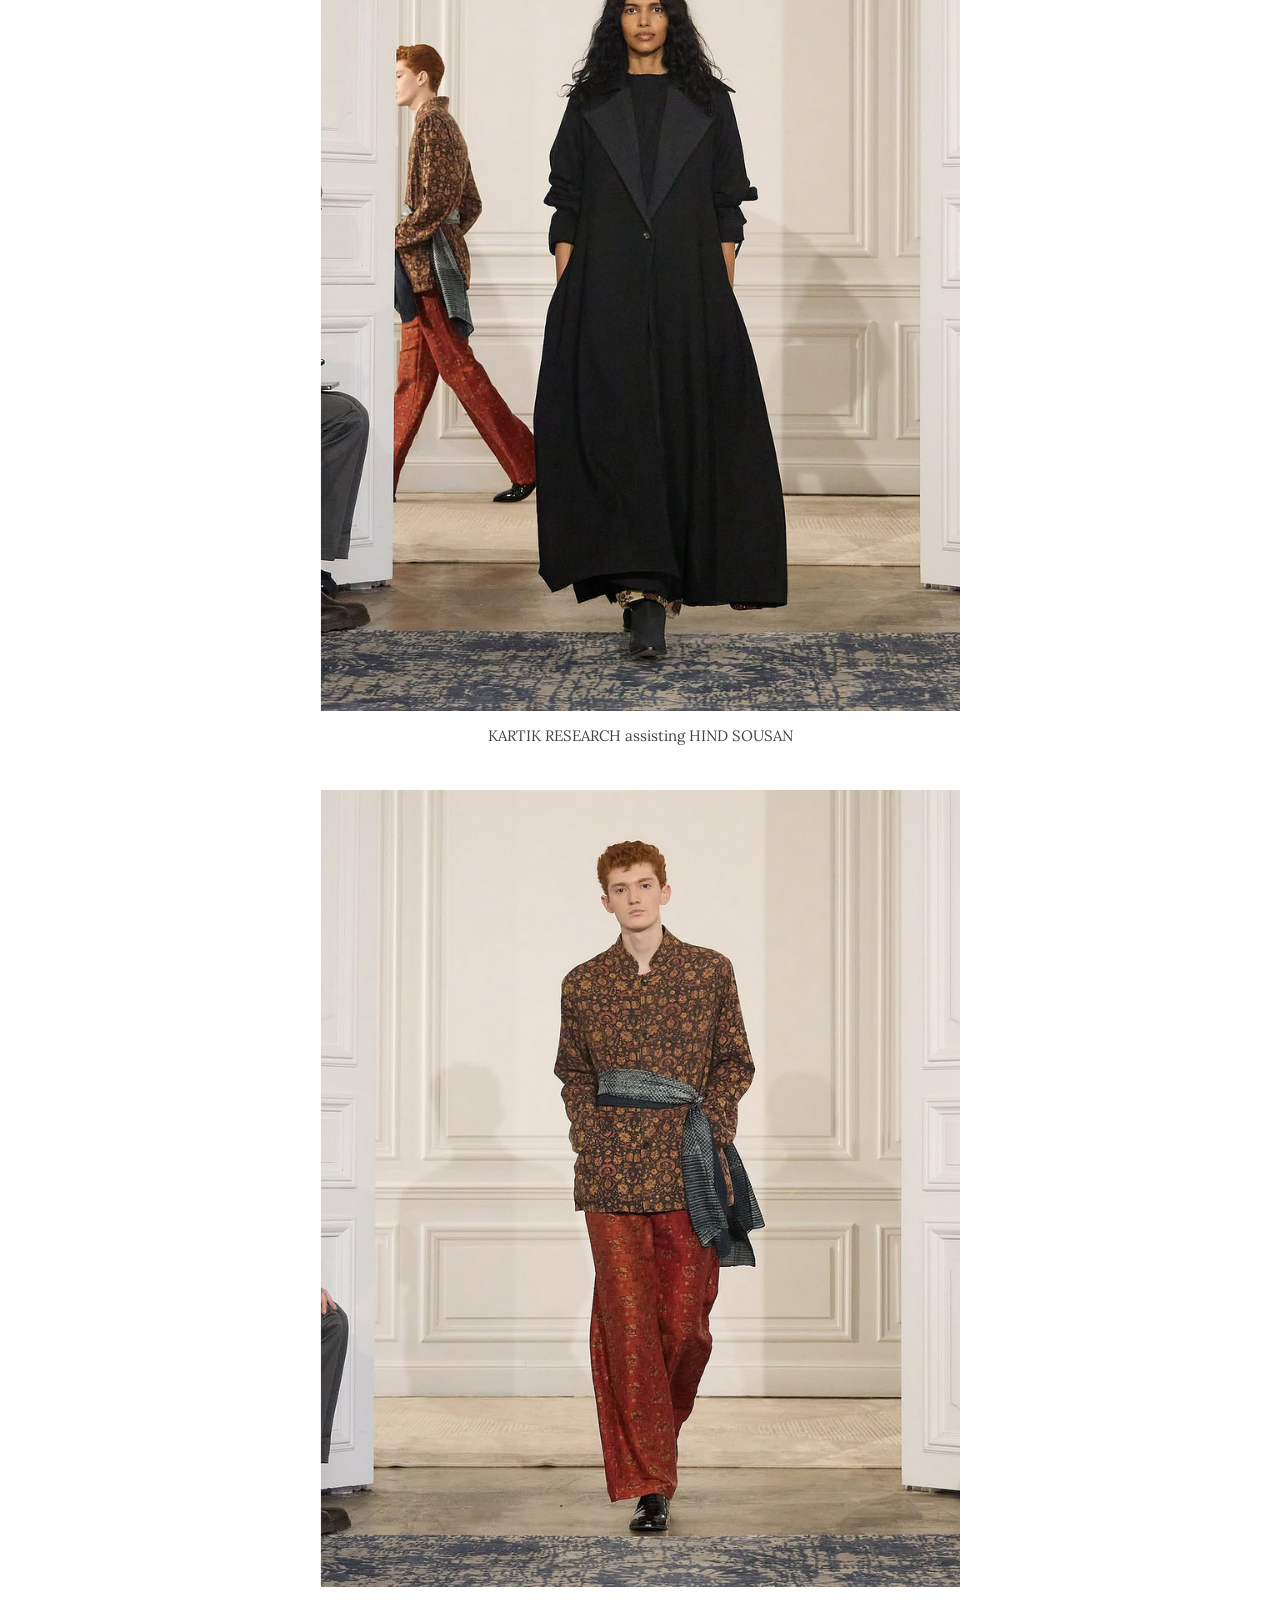
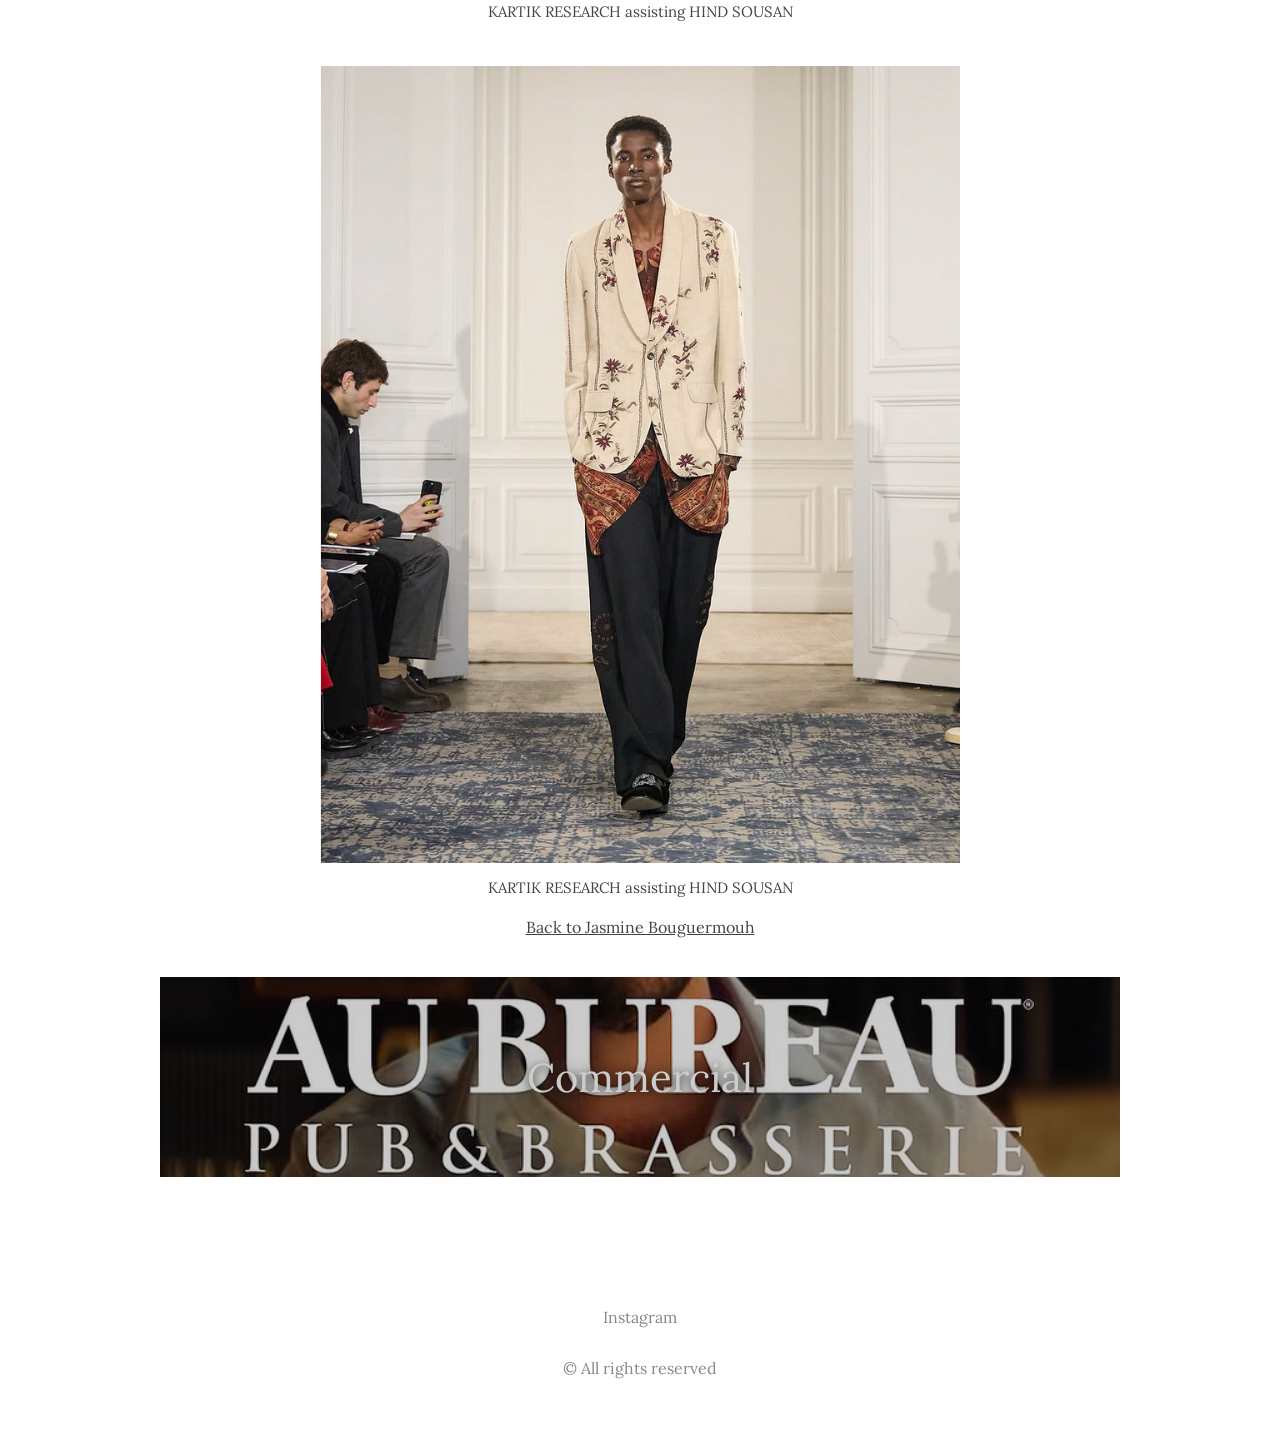
<file: pfw.html>
<!doctype html>
<html lang="fr">

<head>
    <meta charset="UTF-8">
    <meta name="viewport" content="width=device-width, initial-scale=1.0">
    <meta name="description" content="Jasmine Bouguermouh - Paris Fashion Week. Lead makeup for Valette Studio, assisting Hind Sousan for Kartik Research.">
    <meta name="robots" content="index, follow">
    <meta name="author" content="Jasmine Bouguermouh">
    <meta property="og:type" content="website">
    <meta property="og:title" content="Jasmine Bouguermouh - Paris Fashion Week">
    <meta property="og:description" content="Jasmine Bouguermouh - Paris Fashion Week makeup artist.">
    <meta property="og:image" content="https://jasminebouguermouh.fr/pfw_img/kartik_7.png">
    <meta property="og:url" content="https://jasminebouguermouh.fr/pfw.html">
    <meta property="og:locale" content="fr_FR">
    <meta name="twitter:card" content="summary_large_image">
    <meta name="twitter:title" content="Jasmine Bouguermouh - Paris Fashion Week">
    <meta name="twitter:description" content="Jasmine Bouguermouh - Paris Fashion Week makeup artist.">
    <meta name="twitter:image" content="https://jasminebouguermouh.fr/pfw_img/kartik_7.png">
    <title>Jasmine Bouguermouh - PFW</title>
    <link rel="stylesheet" href="style.css">
    <link rel="preconnect" href="https://fonts.googleapis.com">
    <link rel="preconnect" href="https://fonts.gstatic.com" crossorigin>
    <link href="https://fonts.googleapis.com/css2?family=Lora:ital,wght@0,400..700;1,400..700&display=swap" rel="stylesheet">

    <link rel="icon" type="image/png" sizes="32x32" href="/favicon_io/favicon-32x32.png">
    <link rel="icon" type="image/png" sizes="16x16" href="/favicon_io/favicon-16x16.png">
    <link rel="apple-touch-icon" sizes="180x180" href="/favicon_io/apple-touch-icon.png">
    <link rel="icon" href="/favicon_io/favicon.ico">
</head>

<body>

<header>
    <nav>
        <div class="container">
            <div class="container-inner">

                <a class="jaz" href="index.html">Jasmine Bouguermouh</a>

                <button onclick="togglePopup()" class="box" id="menuBtn" aria-label="Ouvrir le menu">
                    <span></span>
                    <span></span>
                    <span></span>
                </button>

            </div>
        </div>
    </nav>
</header>

<div id="popup" class="popup">

    <div class="popup-content">

        <a href="index.html" class="popup-title">Jasmine Bouguermouh</a>

        <a href="contact.html" class="contact-title">Contact</a>

        <div class="social">
            <a href="https://www.instagram.com/jasminebrmh/" target="_blank" rel="noopener noreferrer">Instagram</a>
        </div>

    </div>

</div>

<main class="page-celeb">

    <div class="hero">
        <img src="pfw_img/kartik_7.png"
        style="--pos-x: 50%; --pos-y: 5%;"
        alt="PFW">

        <div class="hero-text">
            PFW
        </div>
    </div>

    <div class="media-page">

        <div class="media-block">
            <img src="pfw_img/valette_1.png" alt="LEAD MAKEUP FOR VALETTE STUDIO">
            <p class="media-title">LEAD MAKEUP FOR VALETTE STUDIO</p>
        </div>

        <div class="media-block">
            <img src="pfw_img/valette_2.png" 
            loading="lazy"
            alt="LEAD MAKEUP FOR VALETTE STUDIO">
            <p class="media-title">LEAD MAKEUP FOR VALETTE STUDIO</p>
        </div>

        <div class="media-block">
            <img src="pfw_img/valette_3.png" 
            loading="lazy"
            alt="LEAD MAKEUP FOR VALETTE STUDIO">
            <p class="media-title">LEAD MAKEUP FOR VALETTE STUDIO</p>
        </div>

        <div class="media-block">
            <img src="pfw_img/kartik_1.png" 
            loading="lazy"
            alt="KARTIK RESEARCH assisting HIND SOUSAN">
            <p class="media-title">KARTIK RESEARCH assisting HIND SOUSAN</p>
        </div>

        <div class="media-block">
            <img src="pfw_img/kartik_2.png" 
            loading="lazy"
            alt="KARTIK RESEARCH assisting HIND SOUSAN">
            <p class="media-title">KARTIK RESEARCH assisting HIND SOUSAN</p>
        </div>

        <div class="media-block">
            <img src="pfw_img/kartik_3.png" 
            loading="lazy"
            alt="KARTIK RESEARCH assisting HIND SOUSAN">
            <p class="media-title">KARTIK RESEARCH assisting HIND SOUSAN</p>
        </div>

        <div class="media-block">
            <img src="pfw_img/kartik_4.png" 
            loading="lazy"
            alt="KARTIK RESEARCH assisting HIND SOUSAN">
            <p class="media-title">KARTIK RESEARCH assisting HIND SOUSAN</p>
        </div>

        <div class="media-block">
            <img src="pfw_img/kartik_5.png" 
            loading="lazy"
            alt="KARTIK RESEARCH assisting HIND SOUSAN">
            <p class="media-title">KARTIK RESEARCH assisting HIND SOUSAN</p>
        </div>

        <div class="media-block">
            <img src="pfw_img/kartik_6.png" 
            loading="lazy"
            alt="KARTIK RESEARCH assisting HIND SOUSAN">
            <p class="media-title">KARTIK RESEARCH assisting HIND SOUSAN</p>
        </div>

        <div class="media-block">
            <img src="pfw_img/kartik_7.png" 
            loading="lazy"
            alt="KARTIK RESEARCH assisting HIND SOUSAN">
            <p class="media-title">KARTIK RESEARCH assisting HIND SOUSAN</p>
        </div>

        <div class="media-block">
            <img src="pfw_img/kartik_8.png" 
            loading="lazy"
            alt="KARTIK RESEARCH assisting HIND SOUSAN">
            <p class="media-title">KARTIK RESEARCH assisting HIND SOUSAN</p>
        </div>

    </div>

       

    <a href="index.html" class="media-back">Back to Jasmine Bouguermouh</a>

    <a href="commercial.html" class="card-next">
        <img src="com_img/pub.png" 
        loading="lazy"
        alt="Commercial">
        <div class="next-title">
            Commercial
        </div>
    </a>

</main>

<footer>

    <div class="social">

        <div class="social-links">
            <a href="https://www.instagram.com/jasminebrmh/" target="_blank" rel="noopener noreferrer">Instagram</a>
        </div>

        <p class="copy">© All rights reserved</p>

    </div>

</footer>

<script src="script.js" defer></script>

</body>
</html>
</file>
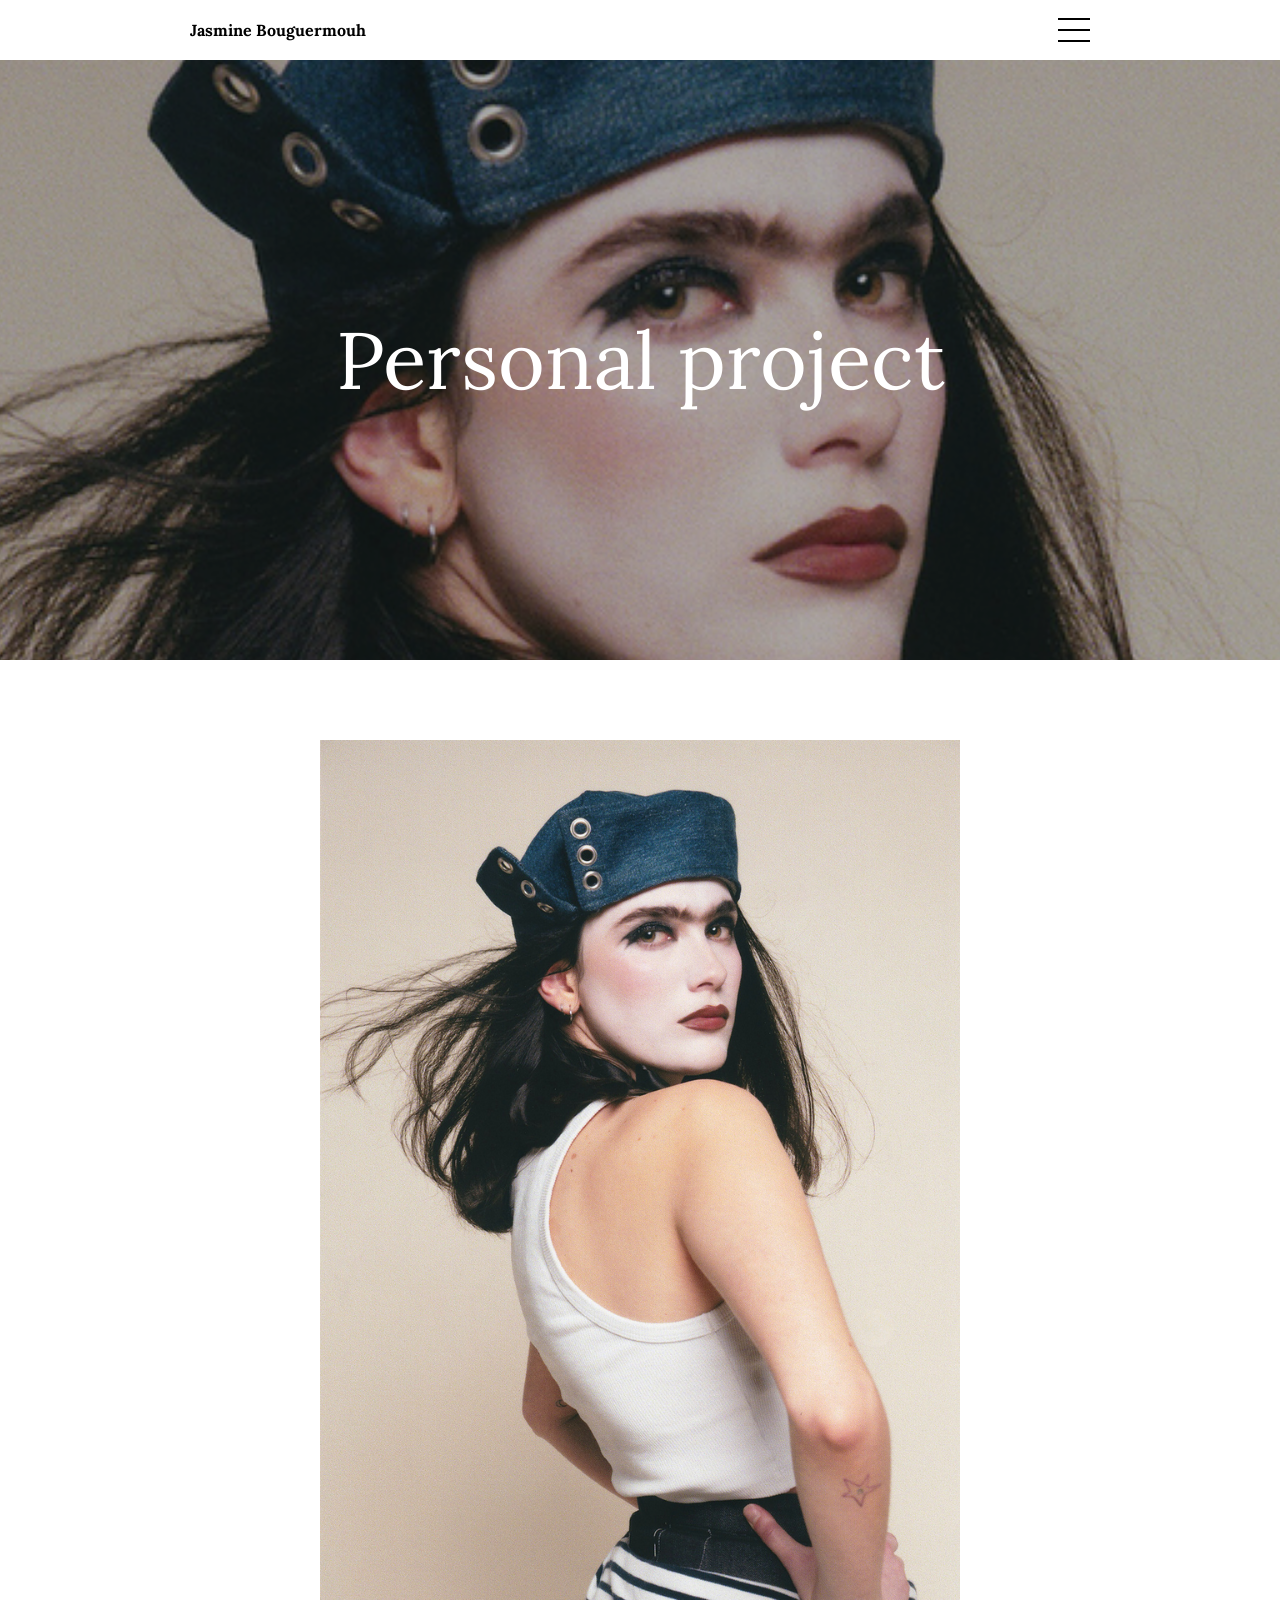
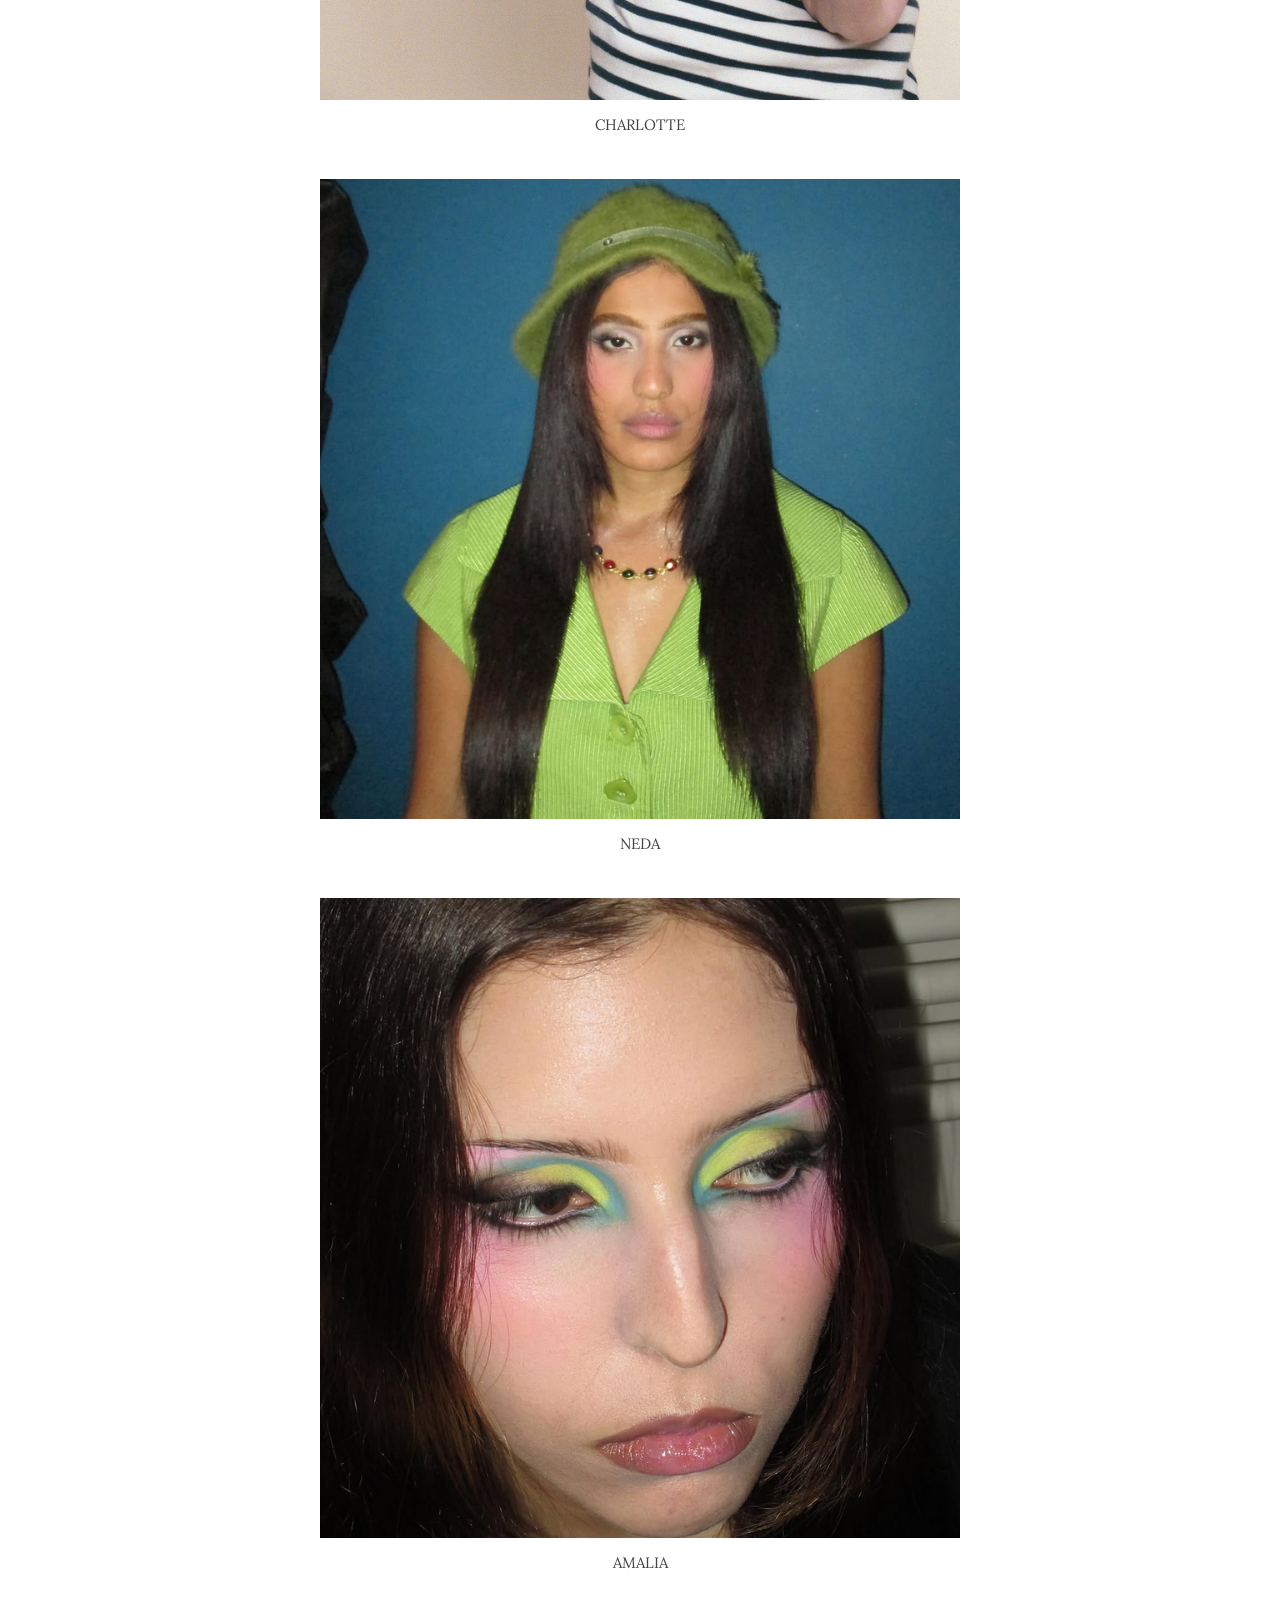
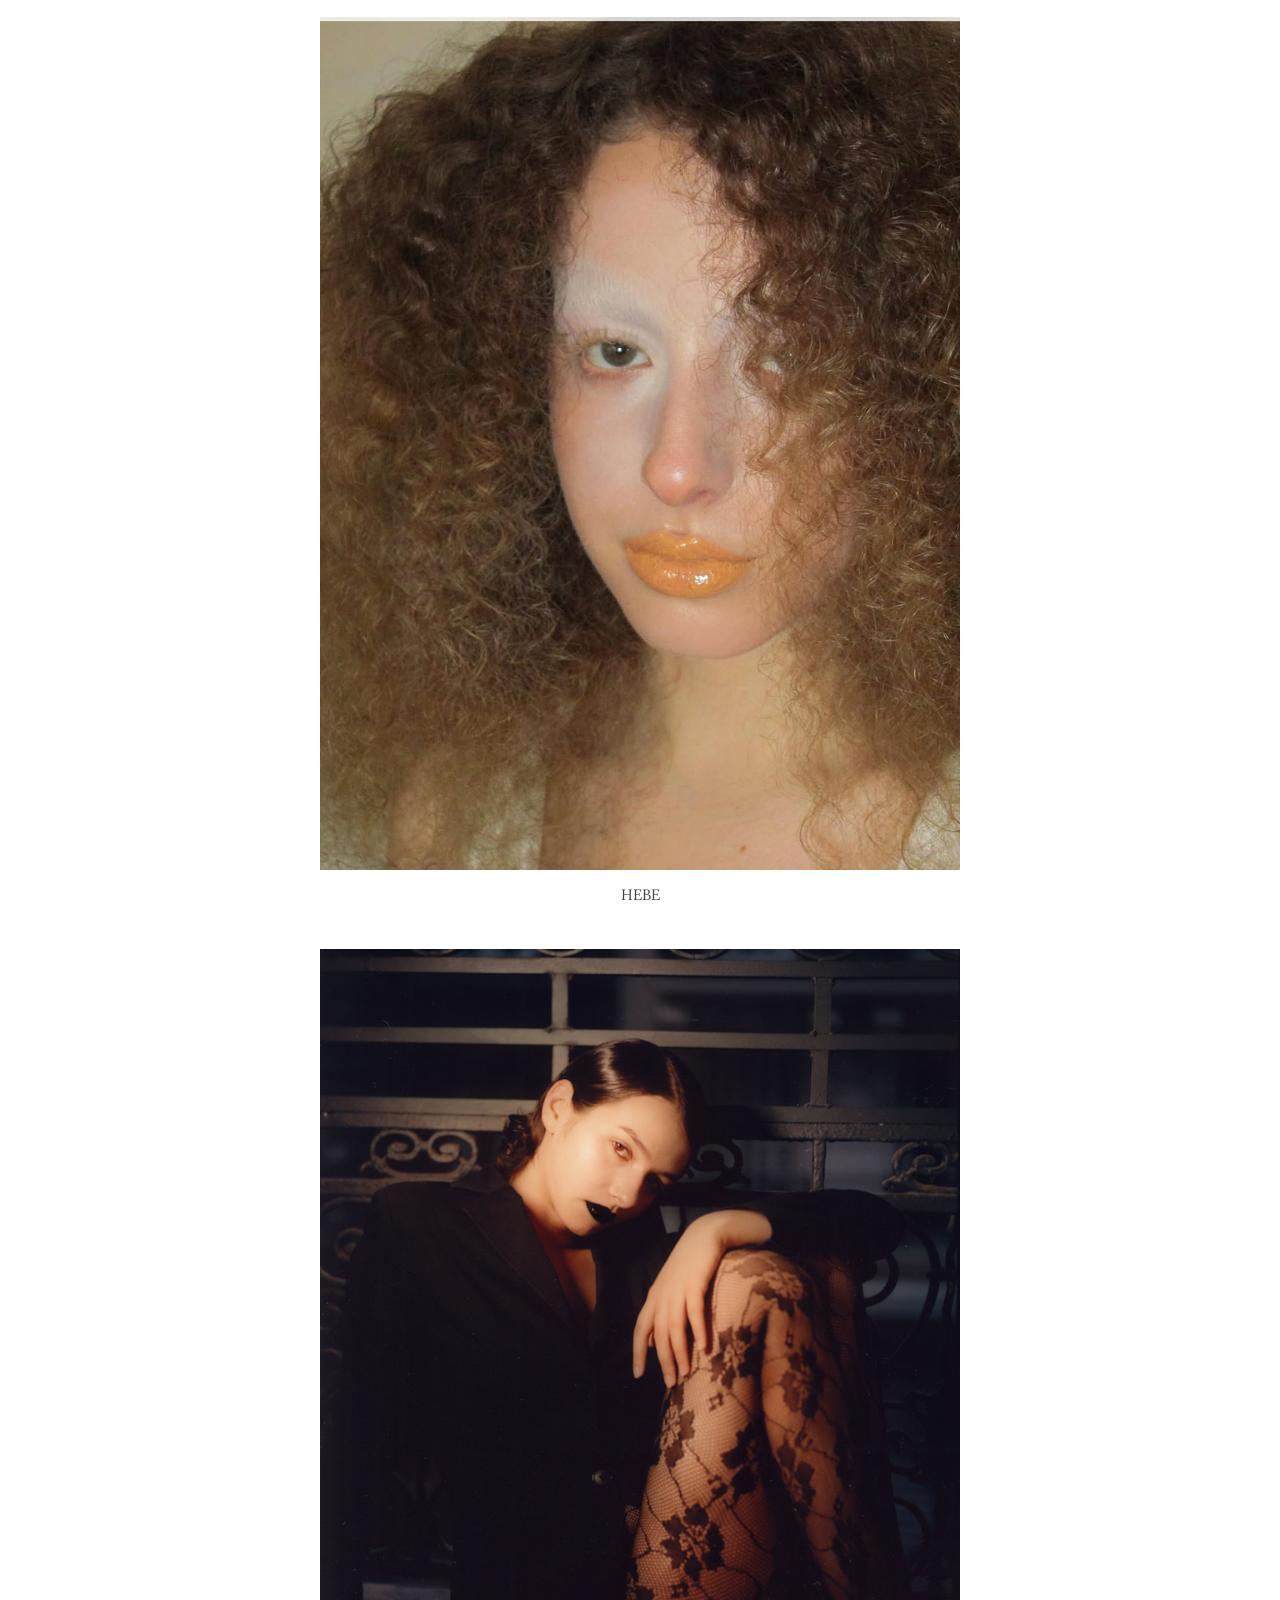
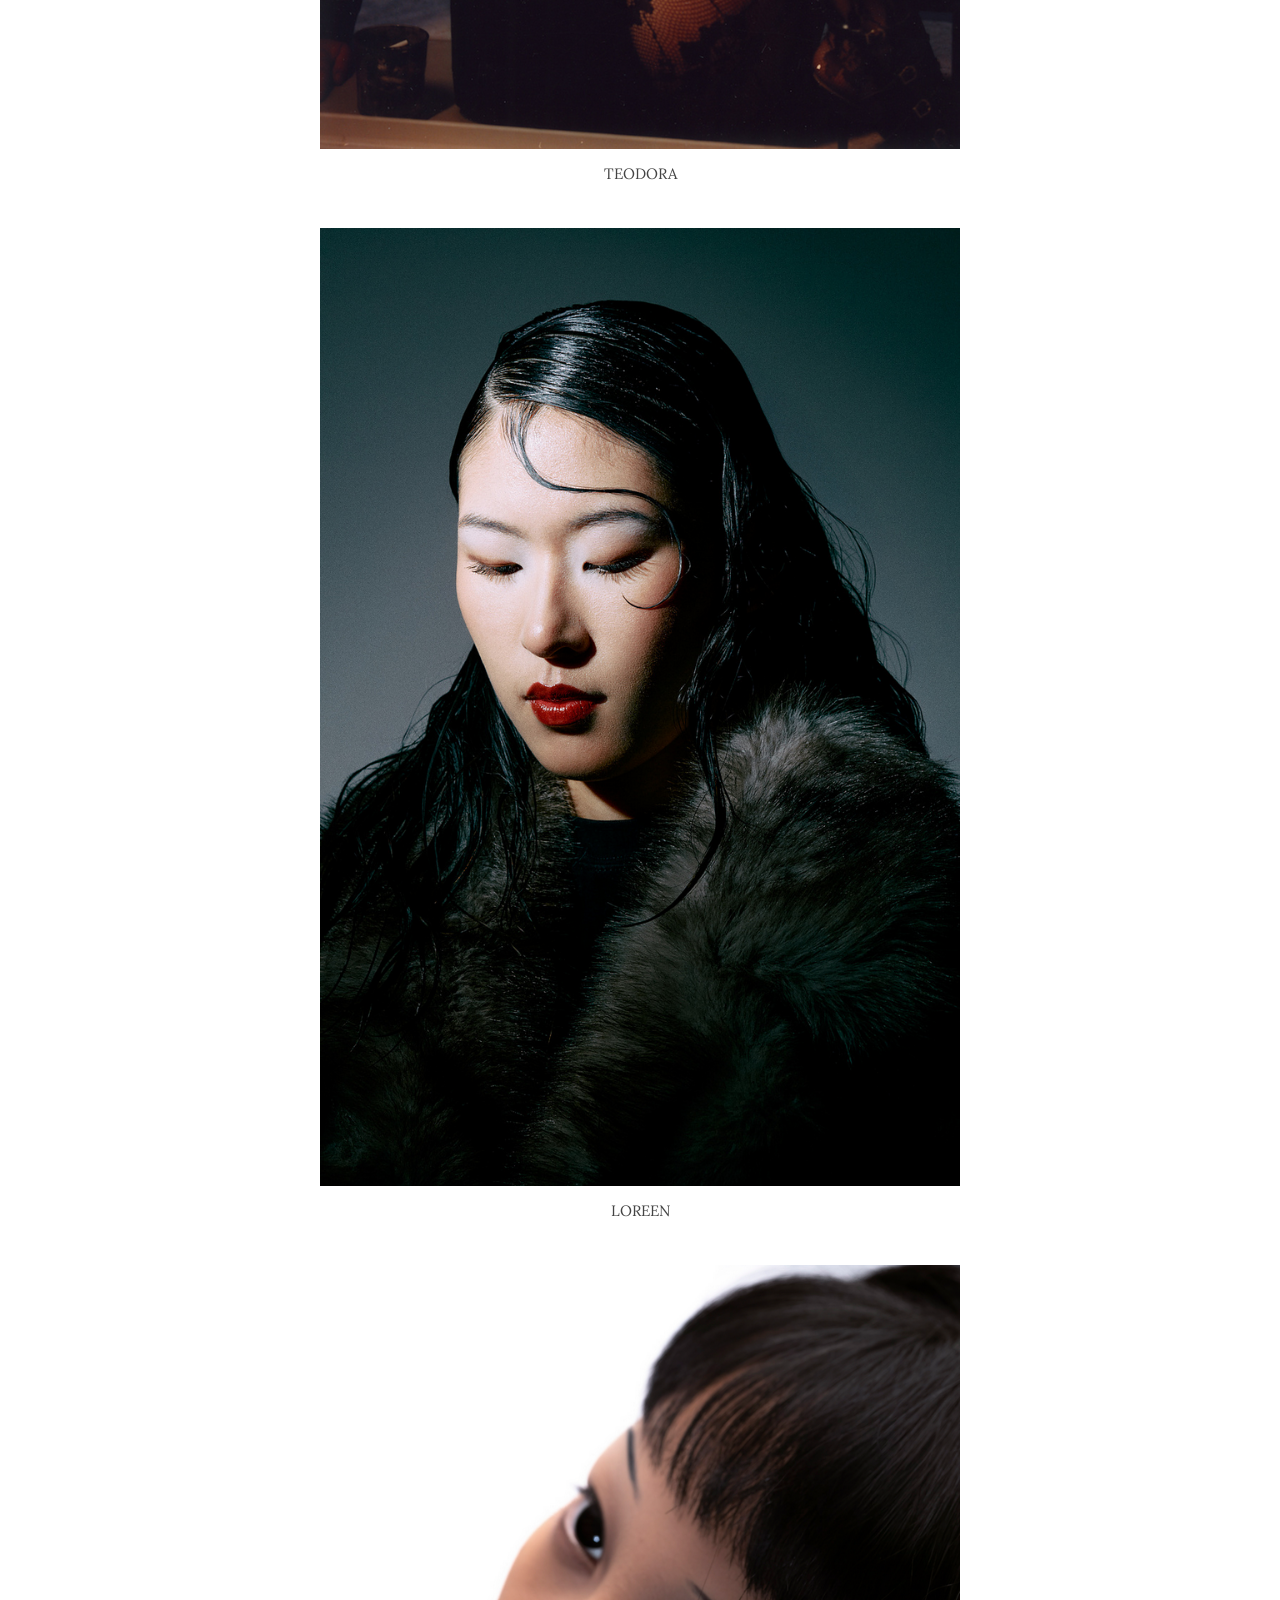
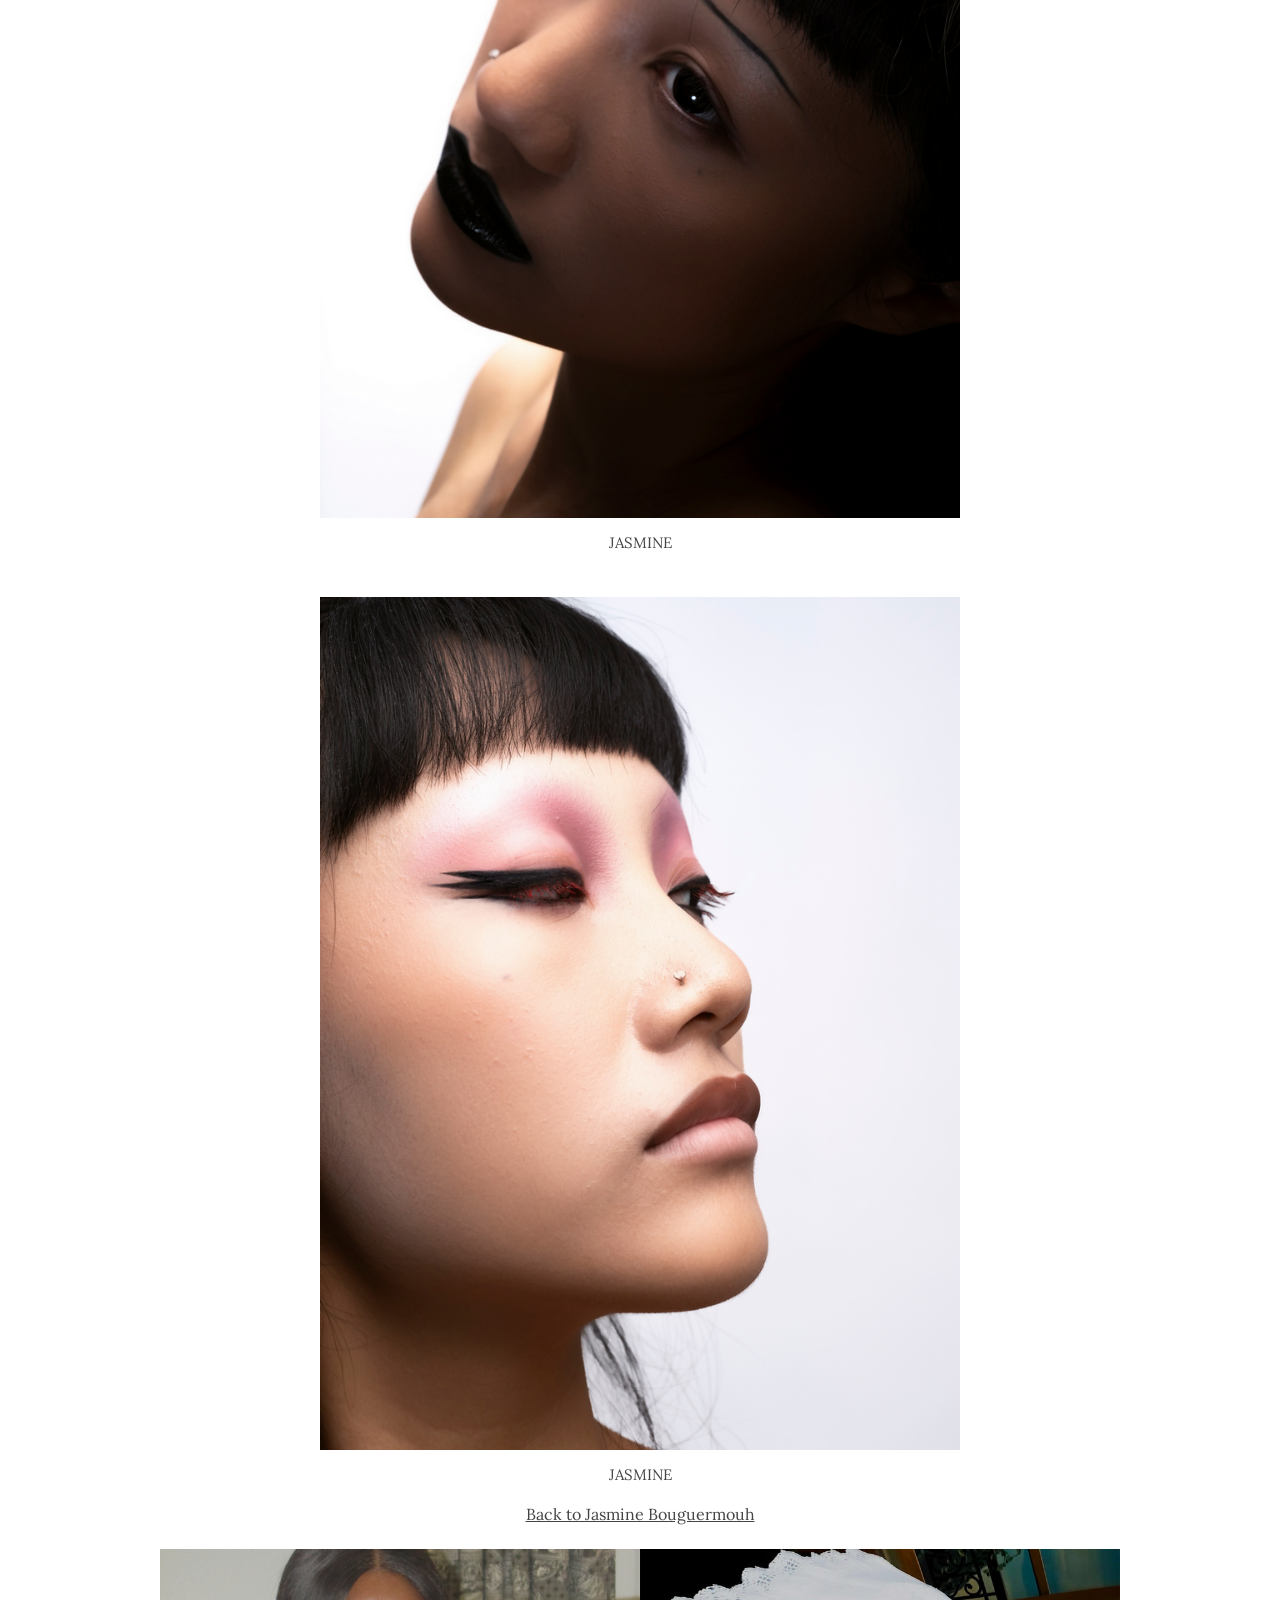
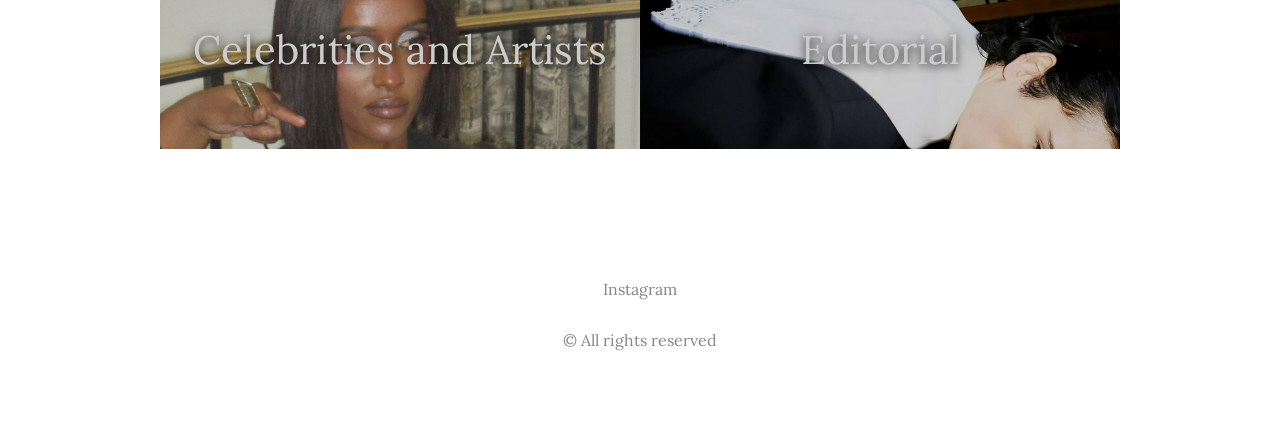
<file: project.html>
<!doctype html>
<html lang="fr">

<head>
    <meta charset="UTF-8">
    <meta name="viewport" content="width=device-width, initial-scale=1.0">
    <meta name="description" content="Jasmine Bouguermouh, Personal Project Makeup">
    <title>Jasmine Bouguermouh - Personal project</title>
    <link rel="stylesheet" href="style.css">
    <link rel="preconnect" href="https://fonts.googleapis.com">
    <link rel="preconnect" href="https://fonts.gstatic.com" crossorigin>
    <link href="https://fonts.googleapis.com/css2?family=Lora:ital,wght@0,400..700;1,400..700&display=swap" rel="stylesheet">
</head>

<body>

<header>
    <nav>
        <div class="container">
            <div class="container-inner">

                <a class="jaz" href="index.html">Jasmine Bouguermouh</a>

                <button onclick="togglePopup()" class="box" id="menuBtn" aria-label="Ouvrir le menu">
                    <span></span>
                    <span></span>
                    <span></span>
                </button>

            </div>
        </div>
    </nav>
</header>

<div id="popup" class="popup">

    <div class="popup-content">

        <a href="index.html" class="popup-title">Jasmine Bouguermouh</a>

        <a href="contact.html" class="contact-title">Contact</a>

        <div class="social">
            <a href="https://www.instagram.com/jasminebrmh/" target="_blank" rel="noopener noreferrer">Instagram</a>
        </div>

    </div>

</div>

<main class="page-celeb">

    <div class="hero">
        <img src="pers_img/charlotte.png"
        style="--pos-x: 50%; --pos-y: 10%; --zoom: 1.5;" 
        alt="Personal project">

        <div class="hero-text">
            Personal project
        </div>
    </div>

    <div class="media-page">

        <div class="media-block">
            <img src="pers_img/charlotte.png" alt="CHARLOTTE">
            <p class="media-title">CHARLOTTE</p>
        </div>

        <div class="media-block">
            <img src="pers_img/neda.png" 
            loading="lazy"
            alt="NEDA">
            <p class="media-title">NEDA</p>
        </div>

        <div class="media-block">
            <img src="pers_img/amalia.png" 
            loading="lazy"
            alt="AMALIA">
            <p class="media-title">AMALIA</p>
        </div>

        <div class="media-block">
            <img src="pers_img/hebe.png" 
            loading="lazy"
            alt="HEBE">
            <p class="media-title">HEBE</p>
        </div>

        <div class="media-block">
            <img src="pers_img/teodora.png"
            loading="lazy"
            alt="TEODORA">
            <p class="media-title">TEODORA</p>
        </div>

        <div class="media-block">
            <img src="pers_img/loreen.png"
            loading="lazy"
             alt="LOREEN">
            <p class="media-title">LOREEN</p>
        </div>

        <div class="media-block">
            <img src="pers_img/jasmine.png" 
            loading="lazy"
            alt="JASMINE">
            <p class="media-title">JASMINE</p>
        </div>

        <div class="media-block">
            <img src="pers_img/jasmine_2.png" 
            loading="lazy"
            alt="JASMINE">
            <p class="media-title">JASMINE</p>
        </div>

        

    </div>

    <a href="index.html" class="media-back">Back to Jasmine Bouguermouh</a>

    <div class="bottom-nav">
    <a href="celeb.html" class="card-prev-duo">
        <img src="celeb_img/chanel.jpeg" 
        style="--pos-x: 50%; --pos-y: 54%; --zoom: 1;"
        loading="lazy"
        alt="Celebrities">
        <div class="next-title">Celebrities and Artists</div>
    </a>

    <a href="editorial.html" class="card-next-duo">
        <img src="edit_img/vanity.png"
        loading="lazy"
        style="--pos-x: 50%; --pos-y: 55%; --zoom: 1;"
        alt="Editorial">
        <div class="next-title">Editorial</div>
    </a>
</div>

</main>

<footer>

    <div class="social">

        <div class="social-links">
            <a href="https://www.instagram.com/jasminebrmh/" target="_blank" rel="noopener noreferrer">Instagram</a>
        </div>

        <p class="copy">© All rights reserved</p>

    </div>

</footer>

<script src="script.js" defer></script>

</body>
</html>
</file>
<file: style.css>
/* RESET GLOBAL */
* {
    box-sizing: border-box;
}

:root {
    --media-ratio: 4 / 5;
}

/* BASE PAGE */
html, body {
    margin: 0;
    padding: 0;
    overflow-x: hidden;
    font-family: "Lora", sans-serif;
    cursor: default;
}

/* HEADER FIXE */
.container {
    position: fixed;
    top: 0;
    left: 0;
    width: 100%;
    height: 60px;
    display: flex;
    justify-content: center;
    align-items: center;
    background: rgba(255, 255, 255, 0.75);
    transition: background 0.3s ease;
    z-index: 1000;
    padding: 0 20px;
}

.container:hover {
    background: rgba(255, 255, 255, 1);
}

/* CONTENU HEADER */
.container-inner {
    width: 100%;
    max-width: 900px;
    display: flex;
    justify-content: space-between;
    align-items: center;
}

.container.menu-open {
    background: rgba(255, 255, 255, 1);
}

/* LOGO / NOM */
.jaz {
    font-size: 16px;
    font-weight: 700;
    text-decoration: none;
    color: black;
}

.jaz:hover {
    color: red;
}

/* ========================= */
/* BOUTON MENU HAMBURGER */
/* ========================= */

.box {
    width: 32px;
    height: 24px;
    background: none;
    border: none;
    cursor: pointer;
    display: flex;
    flex-direction: column;
    justify-content: space-between;
    padding: 0;
}

.box span {
    width: 100%;
    height: 2px;
    background: black;
    transition: all 0.3s ease;
}

.box:not(.active):hover span:nth-child(2) {
    width: 70%;
}

.box:not(.active):hover span:nth-child(3) {
    width: 50%;
}

.box.active span:nth-child(1) {
    transform: translateY(11px) rotate(45deg);
}

.box.active span:nth-child(2) {
    opacity: 0;
}

.box.active span:nth-child(3) {
    transform: translateY(-11px) rotate(-45deg);
}

/* ========================= */
/* POPUP MENU */
/* ========================= */

.popup {
    position: fixed;
    top: 60px;
    left: 0;
    width: 100%;
    height: calc(100vh - 60px);
    background: white;
    display: flex;
    justify-content: center;
    align-items: flex-start;
    padding-top: 80px;
    opacity: 0;
    visibility: hidden;
    transition: opacity 0.3s ease, visibility 0.3s ease;
    z-index: 2000;
}

.popup.show {
    opacity: 1;
    visibility: visible;
}

.popup-content {
    display: flex;
    flex-direction: column;
    align-items: center;
    text-align: center;
    gap: 20px;
    max-width: 500px;
    width: 100%;
    padding: 0 20px;
}

.popup-title {
    font-size: 32px;
    color: black;
    text-decoration: none;
}

.popup-title:hover {
    text-decoration: underline;
}

.contact-title {
    font-size: 24px;
    color: black;
    text-decoration: none;
    margin-top: 30px;
}

.contact-title:hover {
    text-decoration: underline;
}

.social {
    display: flex;
    justify-content: center;
    gap: 40px;
    margin-top: 70px;
}

.social a {
    font-size: 16px;
    color: #888;
    text-decoration: none;
    transition: color 0.3s ease;
}

.social a:hover {
    color: black;
}

/* ========================= */
/* INDEX GRID */
/* ========================= */

.grid {
    margin: 0;
    padding: 60px 0 0 0;
}

.card {
    position: relative;
    display: block;
    width: 100%;
    height: 600px;
    overflow: hidden;
    text-decoration: none;
    text-align: center;
}

.card img {
    width: 100%;
    height: 100%;
    object-fit: cover;
    display: block;
    filter: brightness(60%);
    transition: filter 0.4s ease;
    object-position: var(--pos-x, 50%) var(--pos-y, 50%);
    transform: scale(var(--zoom, 1));
    transform-origin: center;
}

.card:hover img {
    filter: brightness(85%);
}

.title {
    position: absolute;
    top: 50%;
    left: 50%;
    transform: translate(-50%, -50%);
    display: flex;
    align-items: center;
    gap: 25px;
    color: white;
    font-size: 80px;
    max-width: 90%;
    text-align: center;
    white-space: nowrap;
}

.text {
    white-space: normal;
    overflow-wrap: break-word;
}

.arrow {
    position: absolute;
    left: calc(100% + 25px);
    top: 50%;
    transform: translateY(-50%);
}

.arrow-svg {
    width: 60px;
    height: 60px;
    transition: transform 0.3s ease;
}

.card:hover .arrow-svg {
    transform: translateX(8px);
}

/* ========================= */
/* HERO */
/* ========================= */

.page-celeb {
    margin: 0;
    padding-top: 60px;
}

.hero {
    position: relative;
    width: 100%;
    height: 600px;
    overflow: hidden;
    margin-bottom: 20px;
    font-family: "Lora", sans-serif;
}

.hero img {
    width: 100%;
    height: 100%;
    object-fit: cover;
    filter: brightness(70%);
    object-position: var(--pos-x, 50%) var(--pos-y, 50%);
    transform: scale(var(--zoom, 1));
    transform-origin: center;
}

.hero-text {
    position: absolute;
    top: 50%;
    left: 50%;
    transform: translate(-50%, -50%);
    color: white;
    font-size: 80px;
    text-align: center;
    white-space: nowrap;
}

.hero-contact {
    position: relative;
    width: 100%;
    height: 376px;
    overflow: hidden;
}

.hero-contact img {
    width: 100%;
    height: 100%;
    object-fit: cover;
    object-position: var(--pos-x, 50%) var(--pos-y, 50%);
    transform: scale(var(--zoom, 1));
    transform-origin: center;
}

.hero-contact-text {
    position: absolute;
    top: 50%;
    left: 50%;
    transform: translate(-50%, -50%);
    color: white;
    font-size: 36px;
    text-align: center;
    white-space: nowrap;
}

.contact-text {
    font-size: 24px;
    color: black;
    text-decoration: none;
    margin-top: 130px;
    text-align: center;
}

/* ========================= */
/* MEDIA SECTION */
/* ========================= */

.media-page {
    display: flex;
    flex-direction: column;
    align-items: center;
    gap: 45px;
    padding: 60px 20px 20px 20px;
}

.media-block {
    width: 100%;
    max-width: 960px;
    margin: 0 auto;
    display: flex;
    flex-direction: column;
    align-items: center;
    gap: 15px;
}

.media-block img {
    width: 80%;
    max-width: 640px;
    height: auto;
    display: block;
}

.media-block.img-169 img {
    width: 100%;
    max-width: 960px;
    height: auto;
    display: block;
}

.media-block video {
    width: 100%;
    height: auto;
    display: block;
}

.media-block iframe {
    width: 100%;
    aspect-ratio: 16 / 9;
    border: none;
    display: block;
    border-radius: 6px;
}

.media-title {
    font-size: 15px;
    color: #444444;
    margin: 0;
    text-align: center;
}

.media-back {
    font-size: 16px;
    color: #444;
    margin: 0;
    text-align: center;
    display: flex;
    flex-direction: column;
}

.media-back:hover {
    color: red;
}

/* ========================= */
/* NAVIGATION BAS DE PAGE */
/* ========================= */

.card-next {
    position: relative;
    display: block;
    width: 100%;
    max-width: 960px;
    height: 200px;
    margin: 40px auto 0 auto;
    overflow: hidden;
    filter: brightness(80%);
    transition: filter 0.3s ease;
}

.card-next img {
    width: 100%;
    height: 100%;
    object-fit: cover;
    display: block;
    object-position: var(--pos-x, 50%) var(--pos-y, 50%);
    transform: scale(var(--zoom, 1));
    transform-origin: center;
}

.card-next:hover {
    filter: brightness(100%);
}

.card-next-duo {
    position: relative;
    display: block;
    overflow: hidden;
    filter: brightness(80%);
    transition: filter 0.3s ease;
}

.card-next-duo img {
    width: 100%;
    height: 100%;
    object-fit: cover;
    display: block;
    object-position: var(--pos-x, 50%) var(--pos-y, 50%);
    transform: scale(var(--zoom, 1));
    transform-origin: center;
}

.card-next-duo:hover {
    filter: brightness(100%);
}

.card-prev-duo {
    position: relative;
    display: block;
    overflow: hidden;
    filter: brightness(80%);
    transition: filter 0.3s ease;
}

.card-prev-duo img {
    width: 100%;
    height: 100%;
    object-fit: cover;
    display: block;
    object-position: var(--pos-x, 50%) var(--pos-y, 50%);
    transform: scale(var(--zoom, 1));
    transform-origin: center;
}

.card-prev-duo:hover {
    filter: brightness(100%);
}

.card-prev-duo,
.card-next-duo {
    flex: 1;
    height: 200px;
}

.bottom-nav {
    display: flex;
    width: 100%;
    max-width: 960px;
    margin: 25px auto 0 auto;
    gap: 0;
}

/* TITRE DES CARTES DE NAVIGATION */
/* Corrigé : left/right à 0 au lieu de left: 50% pour éviter le débordement */
.next-title {
    position: absolute;
    top: 50%;
    left: 0;
    right: 0;
    transform: translateY(-50%);
    color: #ffffff;
    text-shadow:
        0 2px 8px rgba(0, 0, 0, 0.7),
        0 0 20px rgba(14, 14, 14, 0.4);
    font-size: 40px;
    text-align: center;
    white-space: normal;
    word-break: break-word;
    padding: 0 15px;
    box-sizing: border-box;
    filter: brightness(100%);
}

/* ========================= */
/* FOOTER */
/* ========================= */

footer {
    width: 100%;
    padding: 60px 20px;
    display: flex;
    justify-content: center;
}

footer .social {
    display: flex;
    flex-direction: column;
    align-items: center;
    gap: 15px;
    font-size: 16px;
}

footer .social-links {
    display: flex;
    gap: 40px;
    align-items: center;
    font-size: 16px;
}

.copy {
    color: #888;
}

/* ========================= */
/* VIDEO */
/* ========================= */

.video-wrapper {
    position: relative;
    width: 100%;
    max-width: 960px;
    aspect-ratio: 16 / 9;
}

.video-wrapper iframe {
    width: 100%;
    height: 100%;
    border: none;
}

/* ========================= */
/* CONTACT */
/* ========================= */

.contact-form {
    width: 100%;
    max-width: 600px;
    margin: 60px auto;
    display: flex;
    flex-direction: column;
    font-family: "Lora", sans-serif;
}

.contact-form input,
.contact-form textarea {
    width: 100%;
    border: 1px solid #ccc;
    padding: 15px;
    font-size: 16px;
    font-family: "Lora", sans-serif;
    background: transparent;
    outline: none;
    transition: border 0.3s ease;
}

.contact-form input:focus,
.contact-form textarea:focus {
    border-color: black;
}

.contact-form textarea {
    min-height: 180px;
    resize: vertical;
}

.contact-form button {
    margin-top: 10px;
    padding: 12px 20px;
    border: 1px solid black;
    background: transparent;
    cursor: pointer;
    font-family: "Lora", sans-serif;
    transition: all 0.3s ease;
    width: fit-content;
}

.contact-form button:hover {
    background: rgb(238, 238, 238);
}

#submit-btn:disabled {
    opacity: 0.6;
    cursor: not-allowed;
}

.contact-block {
    display: flex;
    flex-direction: column;
    align-items: center;
    width: 100%;
    margin-top: 80px;
}

.contact-info {
    width: 100%;
    max-width: 500px;
    text-align: left;
    font-size: 16px;
    margin-bottom: 20px;
}

.contact-row {
    display: flex;
    justify-content: space-between;
    width: 100%;
    max-width: 500px;
    font-size: 14px;
}

.contact-mail {
    width: 100%;
    max-width: 500px;
    text-align: left;
    margin-top: 5px;
    font-size: 14px;
    color: #000000;
}

.contact-mail:hover {
    color: red;
}

/* ========================= */
/* RESPONSIVE */
/* ========================= */

@media (max-width: 870px) {

    .hero {
        height: 75vw;
    }

    .hero-contact {
        height: 75vw;
    }

    .card {
        height: 75vw;
    }

    .title {
        font-size: 8vw;
        gap: 10px;
        max-width: 90%;
    }

    .arrow-svg {
        width: 40px;
        height: 40px;
    }

    .hero-text {
        font-size: 8vw;
        white-space: normal;
        text-align: center;
        padding: 0 20px;
        width: 100%;
    }

    .next-title {
        font-size: 5vw;
    }

    .card-next,
    .card-prev-duo,
    .card-next-duo {
        height: 120px;
    }
}

@media (min-width: 871px) and (max-width: 1024px) {

    .title {
        font-size: 55px;
        gap: 15px;
    }

    .hero-text,
    .hero-contact-text {
        font-size: 50px;
    }

    .contact-text {
        font-size: 20px;
        margin-top: 80px;
    }

    .contact-form {
        max-width: 500px;
    }

    .next-title {
        font-size: 29px;
    }
}

@media (min-width: 1440px) {

    .container-inner {
        max-width: 1200px;
    }

    .title {
        font-size: 90px;
    }

    .hero-contact-text,
    .hero-text {
        font-size: 80px;
    }

    .contact-form {
        max-width: 700px;
    }
}
</file>
